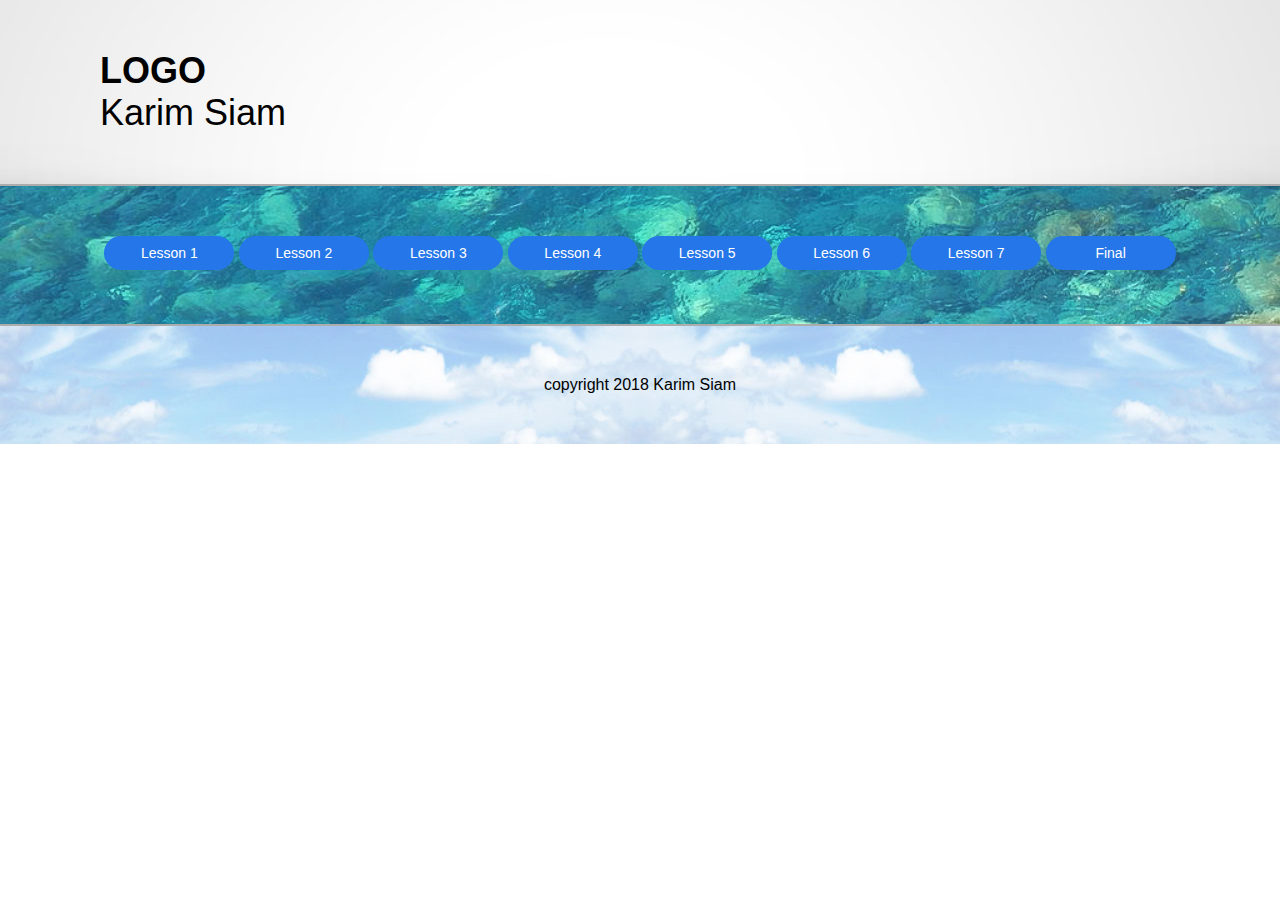
<file: index.html>
<!DOCTYPE html>
<html lang="en">
<head>
    <meta charset="UTF-8">
    <title>Karim</title>
    <link rel="stylesheet" href="css/style.css" type="text/css">
</head>
<body>
    <header class="header">
        <div class="wrapper">
            <div class="headerBlock">
                <div class="logo">
                    <h1><a href="./index.html">LOGO</a><span>Karim Siam</span></h1>
            </div>
        </div>
    </header>
    <main class="main">
        <div class="wrapper">
        	<center>
	        	<a href="./lessons/lesson1/index.html" class="button">Lesson 1</a>
	        	<a href="./lessons/lesson2/index.html" class="button">Lesson 2</a>
	        	<a href="./lessons/lesson3/index.html" class="button">Lesson 3</a>
	        	<a href="./lessons/lesson4/index.html" class="button">Lesson 4</a>
	        	<a href="./lessons/lesson5/index.html" class="button">Lesson 5</a>
	        	<a href="./lessons/lesson6/index.html" class="button">Lesson 6</a>
	        	<a href="./lessons/lesson7/index.html" class="button">Lesson 7</a>
	        	<a href="./final/index.html" class="button">Final</a>
        	</center>
        </div>
    </main>
    <footer class="footer">
        <div class="wrapper">
            <p>copyright 2018 Karim Siam</p>
        </div>
    </footer>
</body>
</html>
</file>
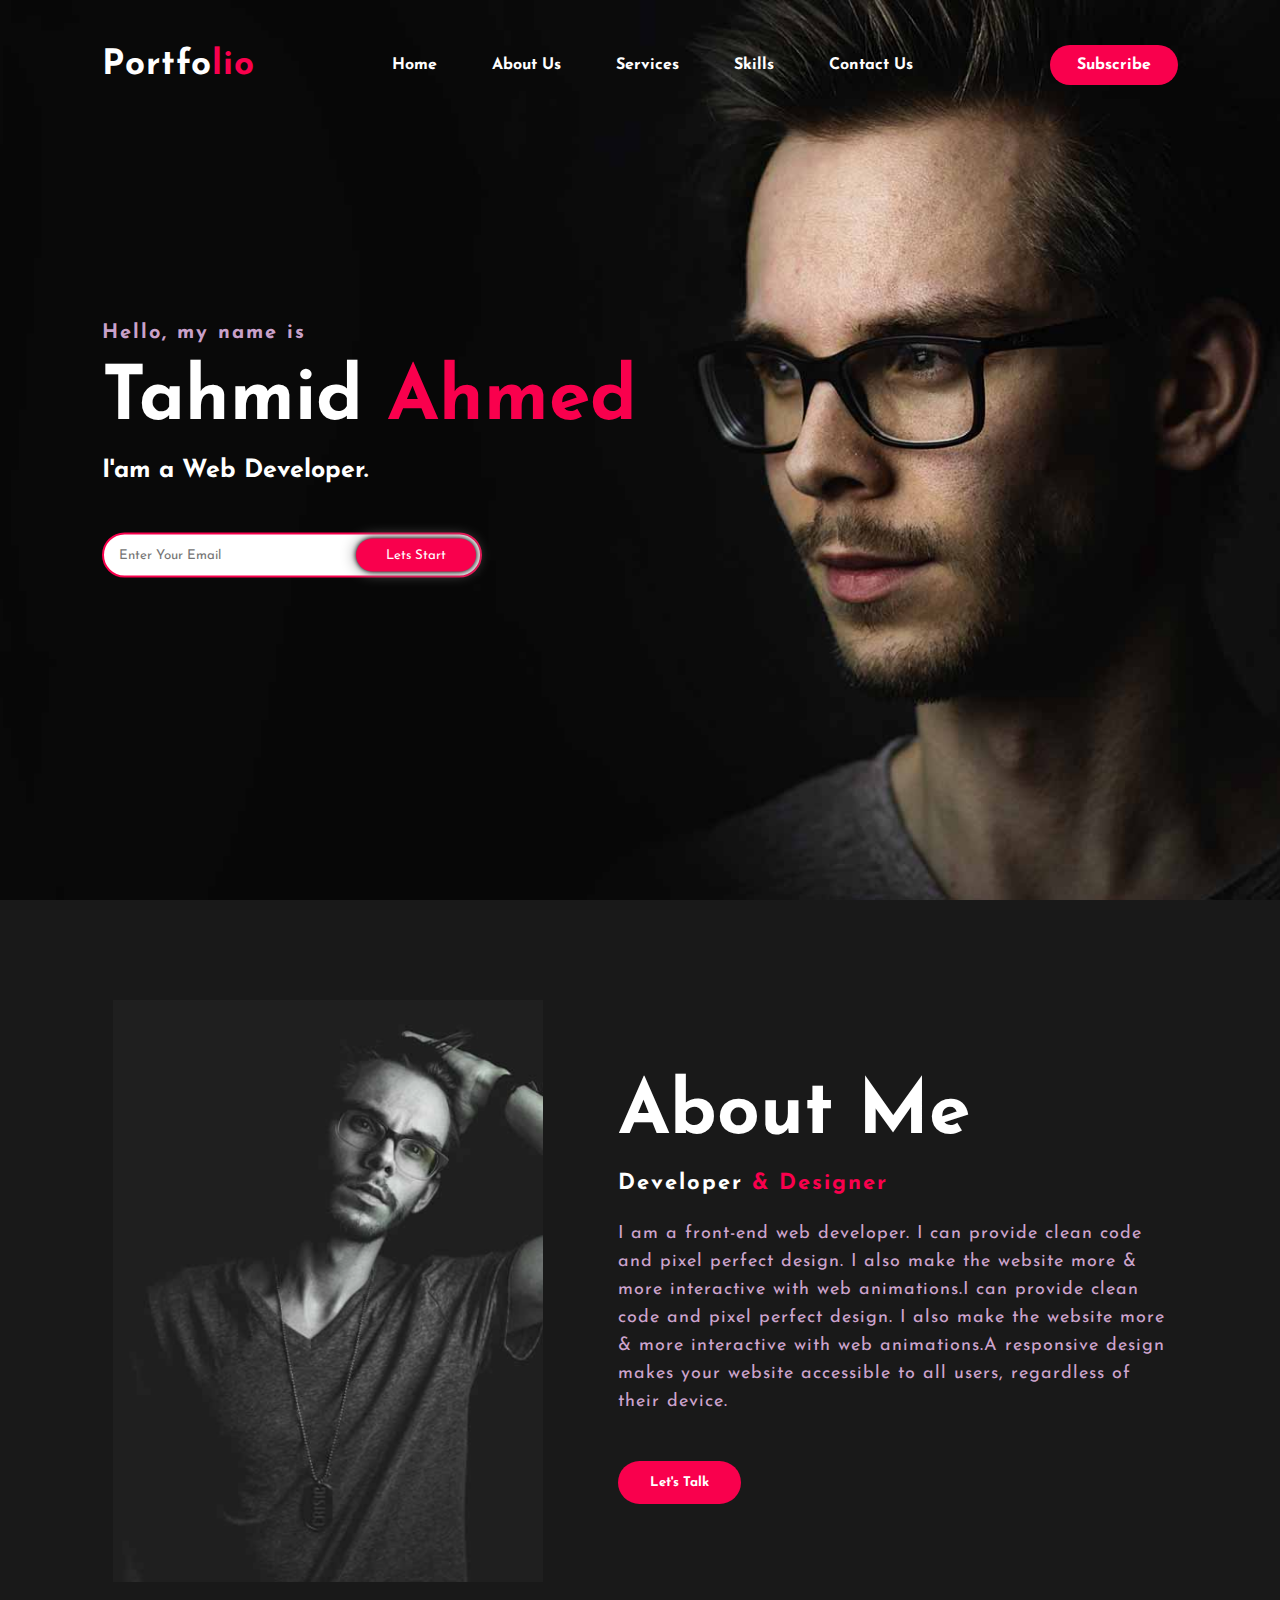
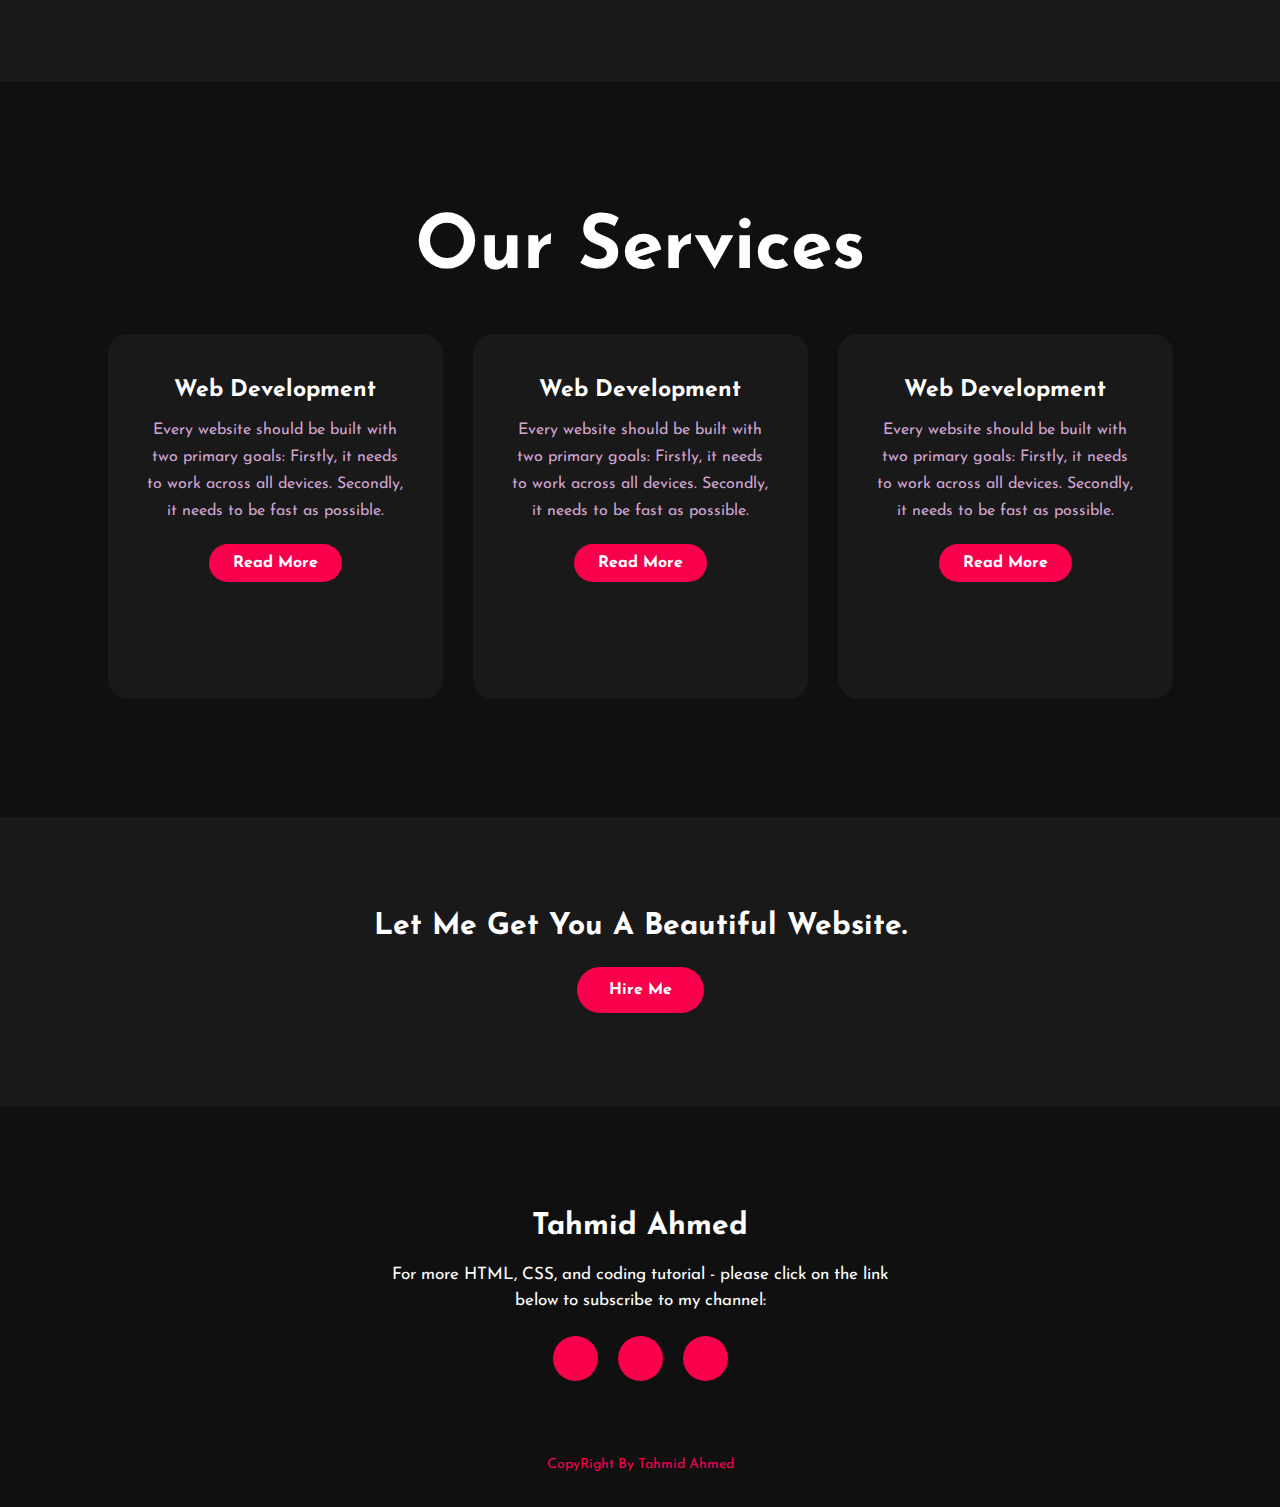
<file: Build a Complete Personal Portfolio Website Using Only HTML And CSS  Pure HTML And CSS/index.html>
<!DOCTYPE html>
<html>
<head>
	<title>Portfolio website</title>
	<link rel="stylesheet" type="text/css" href="css/style.css">

	<link rel="preconnect" href="https://fonts.gstatic.com">
  <link href="https://fonts.googleapis.com/css2?family=Josefin+Sans:ital,wght@0,100;0,200;0,300;0,400;0,500;0,600;0,700;1,100;1,200;1,300;1,400;1,500;1,600;1,700&display=swap" rel="stylesheet">

  <link rel="stylesheet" href="https://cdnjs.cloudflare.com/ajax/libs/font-awesome/5.15.3/css/all.min.css" integrity="sha512-iBBXm8fW90+nuLcSKlbmrPcLa0OT92xO1BIsZ+ywDWZCvqsWgccV3gFoRBv0z+8dLJgyAHIhR35VZc2oM/gI1w==" crossorigin="anonymous" referrerpolicy="no-referrer" />

</head>
<body>
	<!----hero Section start---->

	<div class="hero">
		<nav>
			<h2 class="logo">Portfo<span>lio</span></h2>
			<ul>
				<li><a href="#">Home</a></li>
				<li><a href="#">About Us</a></li>
				<li><a href="#">Services</a></li>
				<li><a href="#">Skills</a></li>
				<li><a href="#">Contact Us</a></li>
			</ul>
			<a href="#" class="btn">Subscribe</a>
		</nav>

		<div class="content">
			<h4>Hello, my name is</h4>
			<h1>Tahmid <span>Ahmed</span></h1>
			<h3>I'am a Web Developer.</h3>
			<div class="newslatter">
				<form>
					<input type="email" name="email" id="mail" placeholder="Enter Your Email">
					<input type="submit" name="submit" value="Lets Start">
				</form>
			</div>
		</div>
	</div>

	<!----About section start---->
	<section class="about">
		<div class="main">
			<img src="img/main-img.png">
			<div class="about-text">
				<h2>About Me</h2>
				<h5>Developer <span>& Designer</span></h5>
				<p>I am a front-end web developer. I can provide clean code and pixel perfect design. I also make the website more & more interactive with web animations.I can provide clean code and pixel perfect design. I also make the website more & more interactive with web animations.A responsive design makes your website accessible to all users, regardless of their device.</p>
				<button type="button">Let's Talk</button>
			</div>
		</div>
	</section>

	<!-----service section start----------->
	<div class="service">
		<div class="title">
			<h2>Our Services</h2>
		</div>

		<div class="box">
			<div class="card">
				<i class="fas fa-bars"></i>
				<h5>Web Development</h5>
				<div class="pra">
					<p>Every website should be built with two primary goals: Firstly, it needs to work across all devices. Secondly, it needs to be fast as possible.</p>

					<p style="text-align: center;">
						<a class="button" href="#">Read More</a>
					</p>
				</div>
			</div>

			<div class="card">
				<i class="far fa-user"></i>
				<h5>Web Development</h5>
				<div class="pra">
					<p>Every website should be built with two primary goals: Firstly, it needs to work across all devices. Secondly, it needs to be fast as possible.</p>

					<p style="text-align: center;">
						<a class="button" href="#">Read More</a>
					</p>
				</div>
			</div>

			<div class="card">
				<i class="far fa-bell"></i>
				<h5>Web Development</h5>
				<div class="pra">
					<p>Every website should be built with two primary goals: Firstly, it needs to work across all devices. Secondly, it needs to be fast as possible.</p>

					<p style="text-align: center;">
						<a class="button" href="#">Read More</a>
					</p>
				</div>
			</div>
		</div>
	</div>

	<!------Contact Me------>
	<div class="contact-me">
		<p>Let Me Get You A Beautiful Website.</p>
		<a class="button-two" href="#">Hire Me</a>
	</div>

	<!------footer start--------->
	<footer>
		<p>Tahmid Ahmed</p>
		<p>For more HTML, CSS, and coding tutorial - please click on the link below to subscribe to my channel:</p>
		<div class="social">
			<a href="#"><i class="fab fa-facebook-f"></i></a>
			<a href="#"><i class="fab fa-instagram"></i></a>
			<a href="#"><i class="fab fa-dribbble"></i></a>
		</div>
		<p class="end">CopyRight By Tahmid Ahmed</p>
	</footer>
</body>
</html>
</file>
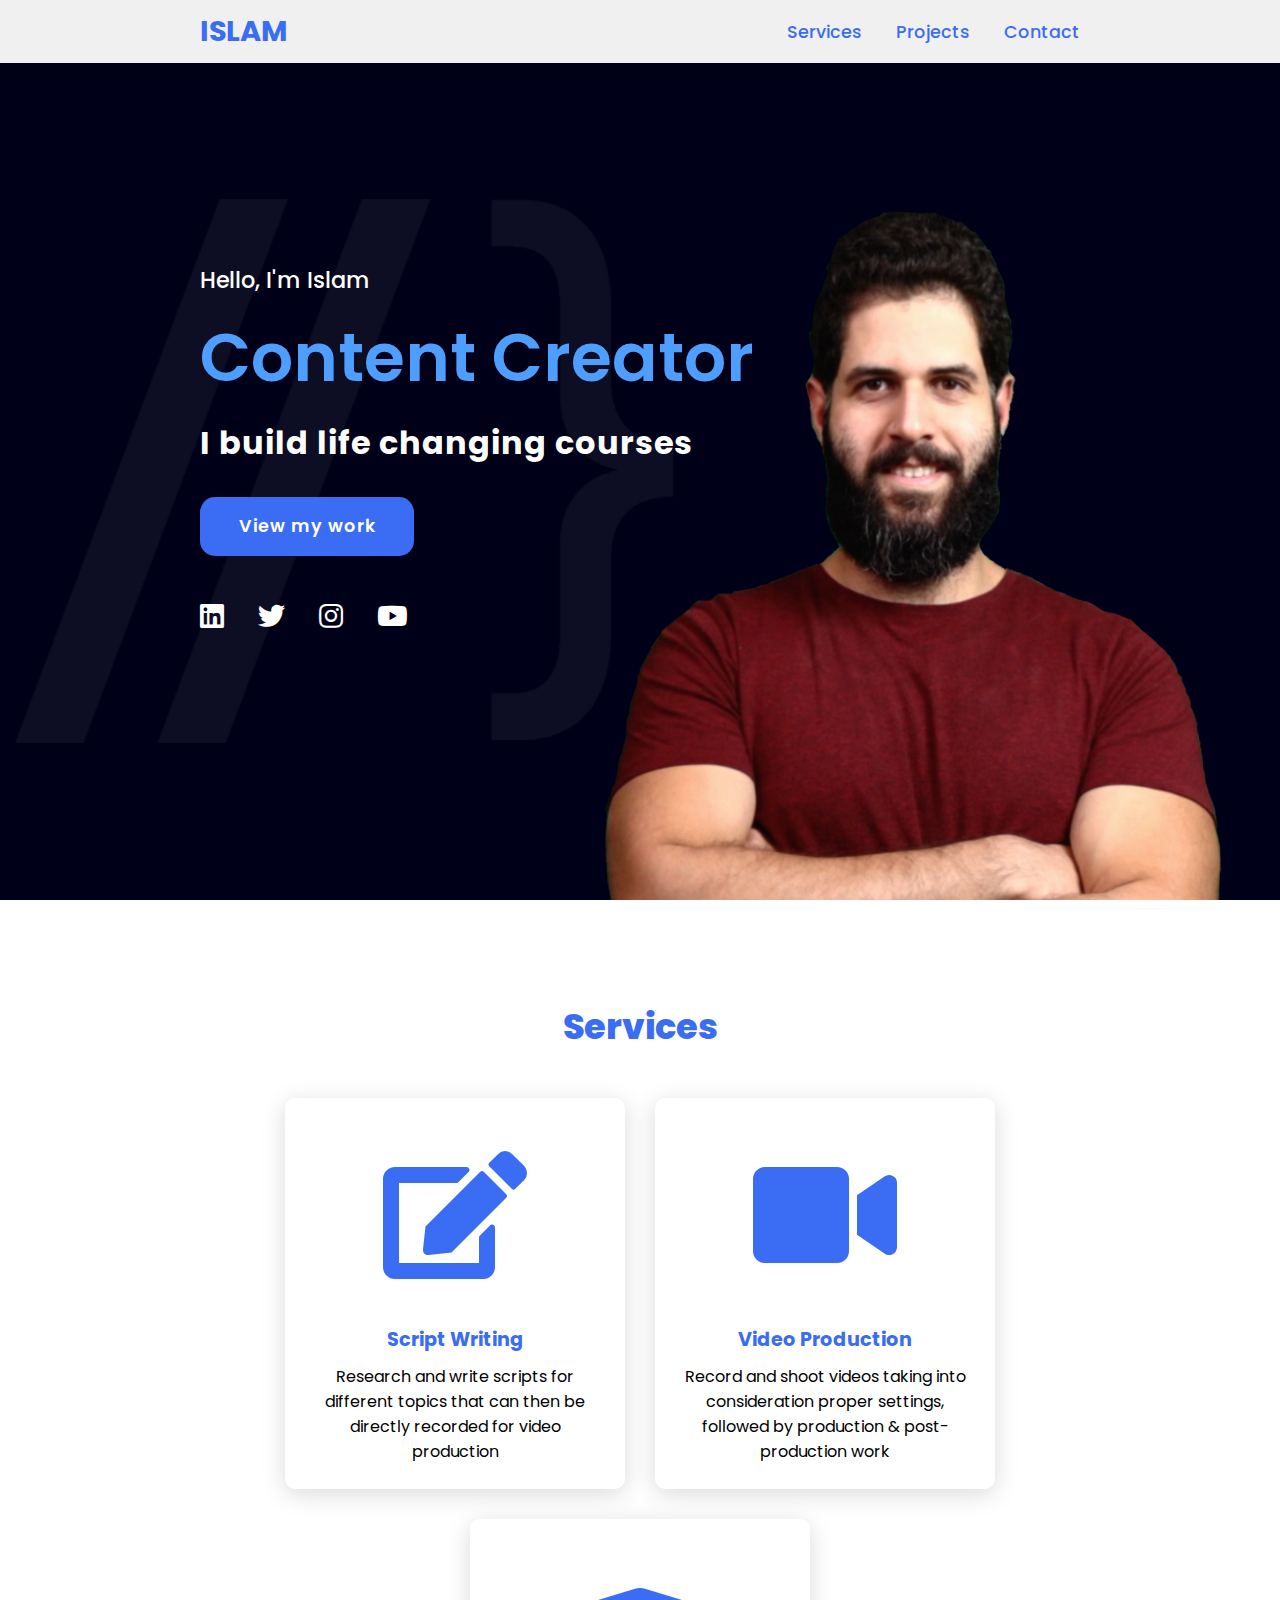
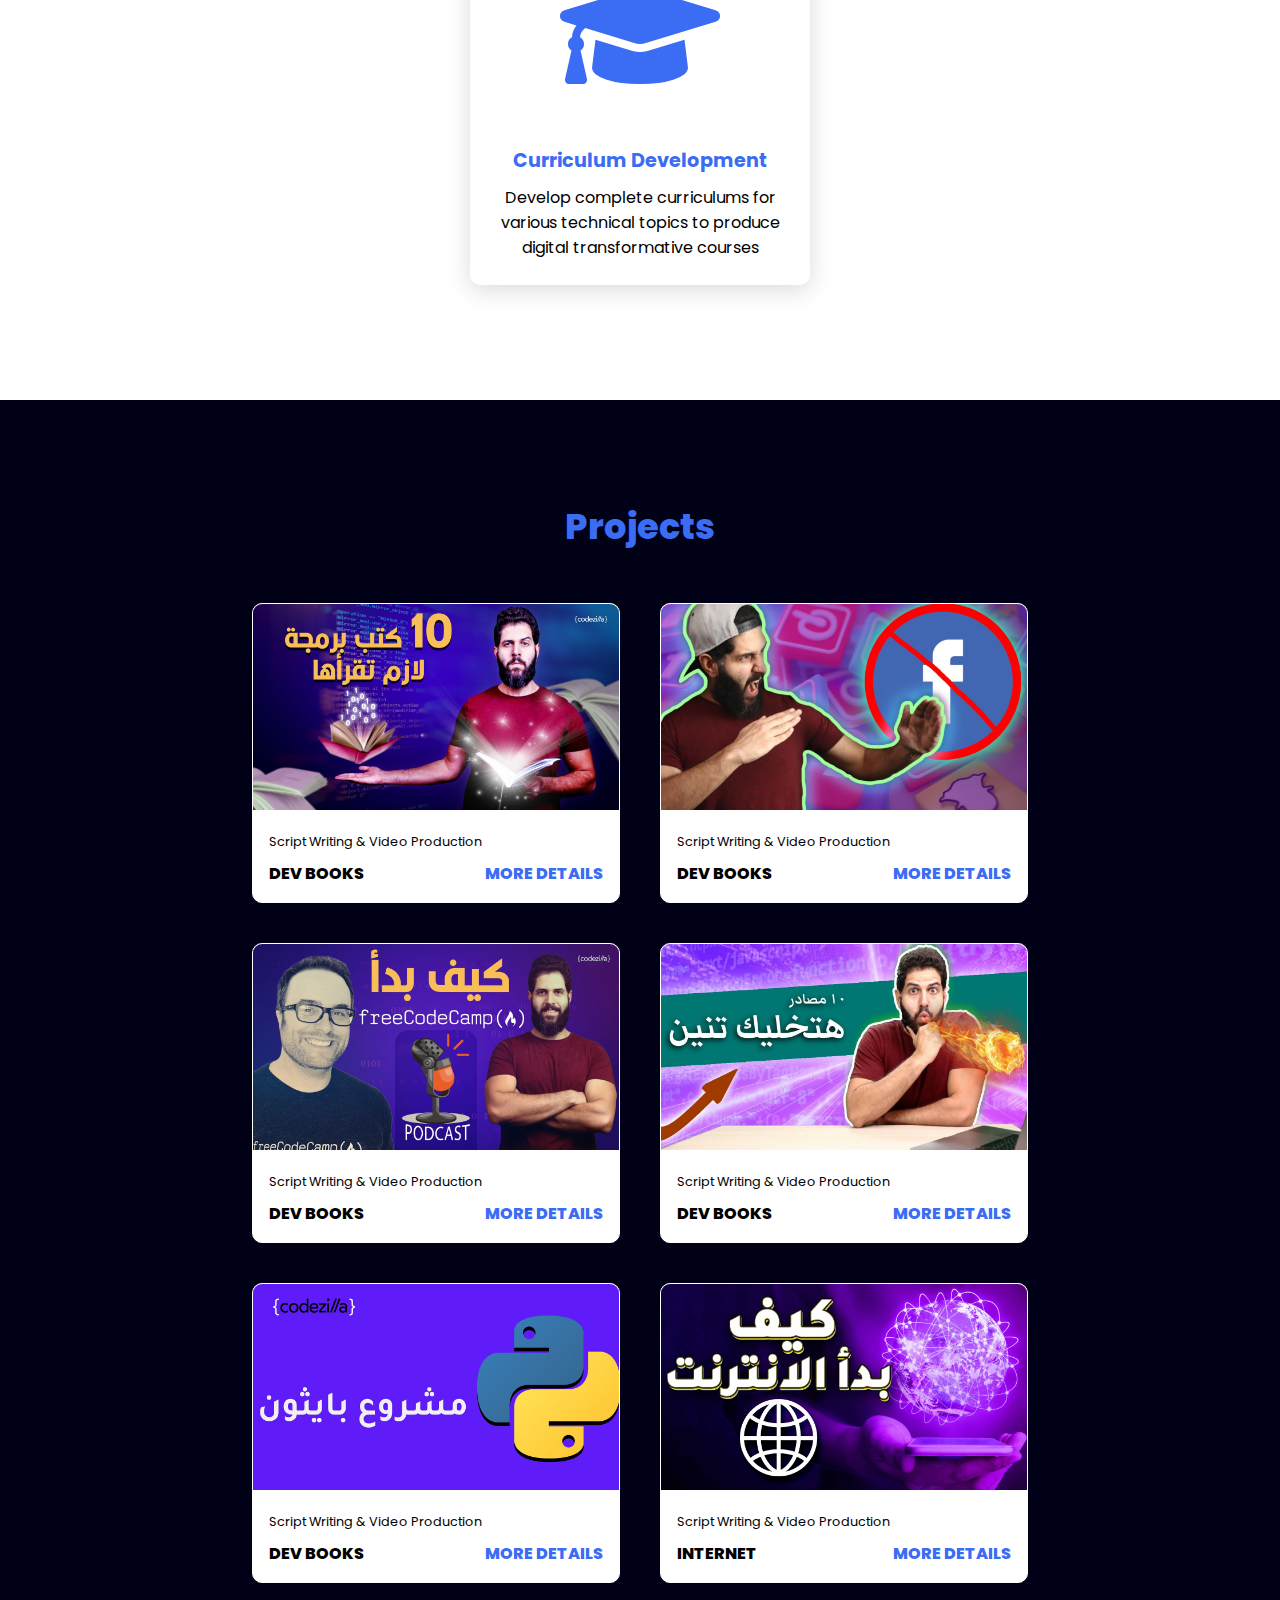
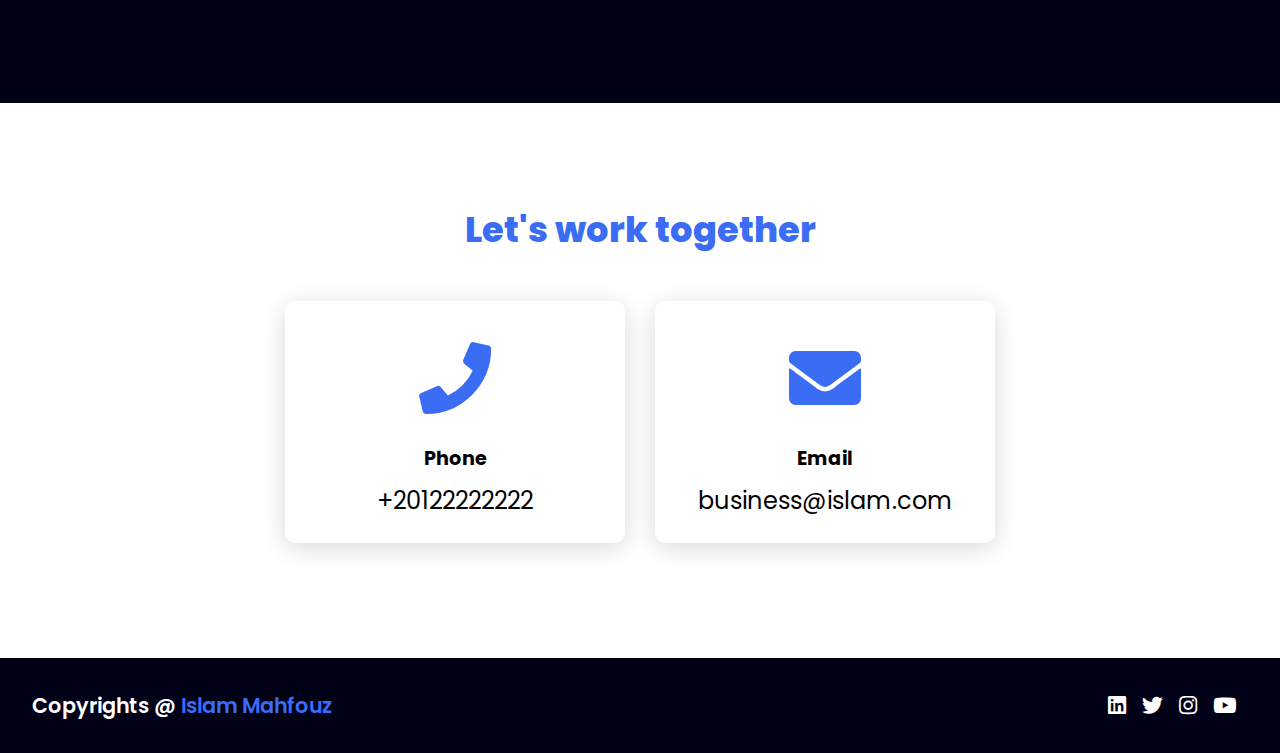
<file: codezilla-website/index.html>
<!DOCTYPE html>
<html lang="en">
<head>
    <meta charset="UTF-8">
    <meta http-equiv="X-UA-Compatible" content="IE=edge">
    <meta name="viewport" content="width=device-width, initial-scale=1.0">
    <link rel="stylesheet" href="https://cdnjs.cloudflare.com/ajax/libs/font-awesome/5.15.4/css/all.min.css">
    <link rel="stylesheet" href="style.css">
    <title>Islam Mahfouz</title>
</head>
<body>

    <header>
        <a href="#" class="logo">Islam</a>
        <nav class="navigation">
            <a href="#services">Services</a>
            <a href="#projects">Projects</a>
            <a href="#contact">Contact</a>
        </nav>
    </header>


    <section class="main">
        <div>
            <h2>Hello, I'm Islam<br><span>Content Creator</span></h2>
            <h3>I build life changing courses</h3>
            <a href="#projects" class="main-btn">View my work</a>
            <div class="social-icons">
                <a href="#"><i class="fab fa-linkedin"></i></a>
                <a href="#"><i class="fab fa-twitter"></i></a>
                <a href="#"><i class="fab fa-instagram"></i></a>
                <a href="#"><i class="fab fa-youtube"></i></a>
            </div>
        </div>
    </section>

    <section class="cards" id="services">
        <h2 class="title">Services</h2>
        <div class="content">
            <div class="card">
                <div class="icon">
                    <i class="fas fa-edit"></i>
                </div>
                <div class="info">
                    <h3>Script Writing</h3>
                    <p>Research and write scripts for different topics that can then be directly recorded for video production</p>
                </div>
            </div>
            <div class="card">
                <div class="icon">
                    <i class="fas fa-video"></i>
                </div>
                <div class="info">
                    <h3>Video Production</h3>
                    <p>Record and shoot videos taking into consideration proper settings, followed by production & post-production work</p>
                </div>
            </div>
            <div class="card">
                <div class="icon">
                    <i class="fas fa-graduation-cap"></i>
                </div>
                <div class="info">
                    <h3>Curriculum Development</h3>
                    <p>Develop complete curriculums for various technical topics to produce digital transformative courses</p>
                </div>
            </div>
        </div>
    </section>

    <section class="projects" id="projects">
        <h2 class="title">Projects</h2>
        <div class="content">
            <div class="project-card">
                <div class="project-image">
                    <img src="images/work1.jpg" />
                </div>
                <div class="project-info">
                    <p class="project-category">Script Writing & Video Production</p>
                    <strong class="project-title">
                        <span>Dev Books</span>
                        <a href="#" class="more-details">More details</a>
                    </strong>
                </div>
            </div>
            <div class="project-card">
                <div class="project-image">
                    <img src="images/work2.jpg" />
                </div>
                <div class="project-info">
                    <p class="project-category">Script Writing & Video Production</p>
                    <strong class="project-title">
                        <span>Dev Books</span>
                        <a href="#" class="more-details">More details</a>
                    </strong>
                </div>
            </div>
            <div class="project-card">
                <div class="project-image">
                    <img src="images/work3.jpg" />
                </div>
                <div class="project-info">
                    <p class="project-category">Script Writing & Video Production</p>
                    <strong class="project-title">
                        <span>Dev Books</span>
                        <a href="#" class="more-details">More details</a>
                    </strong>
                </div>
            </div>
            <div class="project-card">
                <div class="project-image">
                    <img src="images/work4.jpg" />
                </div>
                <div class="project-info">
                    <p class="project-category">Script Writing & Video Production</p>
                    <strong class="project-title">
                        <span>Dev Books</span>
                        <a href="#" class="more-details">More details</a>
                    </strong>
                </div>
            </div>
            <div class="project-card">
                <div class="project-image">
                    <img src="images/work5.jpg" />
                </div>
                <div class="project-info">
                    <p class="project-category">Script Writing & Video Production</p>
                    <strong class="project-title">
                        <span>Dev Books</span>
                        <a href="#" class="more-details">More details</a>
                    </strong>
                </div>
            </div>
            <div class="project-card">
                <div class="project-image">
                    <img src="images/work6.jpg" />
                </div>
                <div class="project-info">
                    <p class="project-category">Script Writing & Video Production</p>
                    <strong class="project-title">
                        <span>Internet</span>
                        <a href="#" class="more-details">More details</a>
                    </strong>
                </div>
            </div>
        </div>
    </section>

    <section class="cards contact" id="contact">
        <h2 class="title">Let's work together</h2>
        <div class="content">
            <div class="card">
                <div class="icon">
                    <i class="fas fa-phone"></i>
                </div>
                <div class="info">
                    <h3>Phone</h3>
                    <p>+20122222222</p>
                </div>
            </div>
            <div class="card">
                <div class="icon">
                    <i class="fas fa-envelope"></i>
                </div>
                <div class="info">
                    <h3>Email</h3>
                    <p>business@islam.com</p>
                </div>
            </div>
        </div>
    </section>
    
    <footer class="footer">
        <p class="footer-title">Copyrights @ <span>Islam Mahfouz</span></p>
        <div class="social-icons">
            <a href="#"><i class="fab fa-linkedin"></i></a>
            <a href="#"><i class="fab fa-twitter"></i></a>
            <a href="#"><i class="fab fa-instagram"></i></a>
            <a href="#"><i class="fab fa-youtube"></i></a>
        </div>
    </footer>

</body>
</html>
</file>
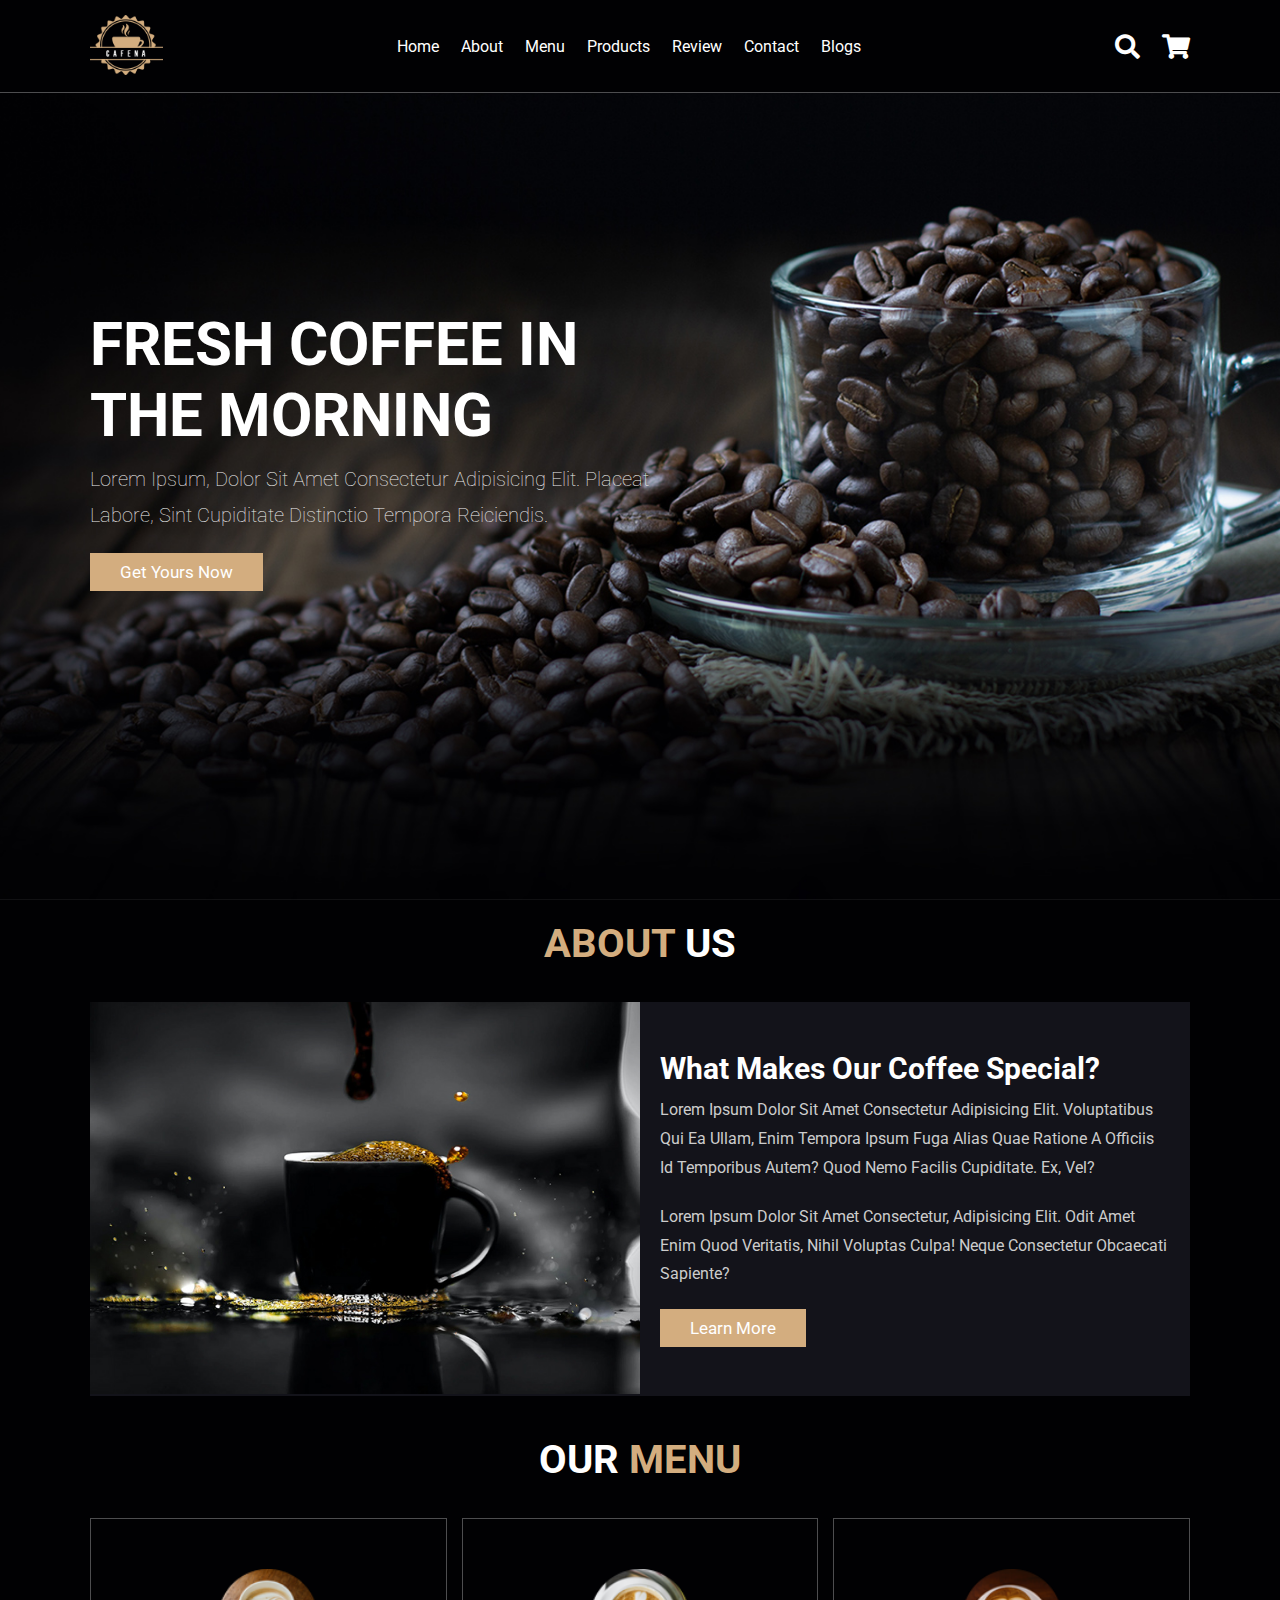
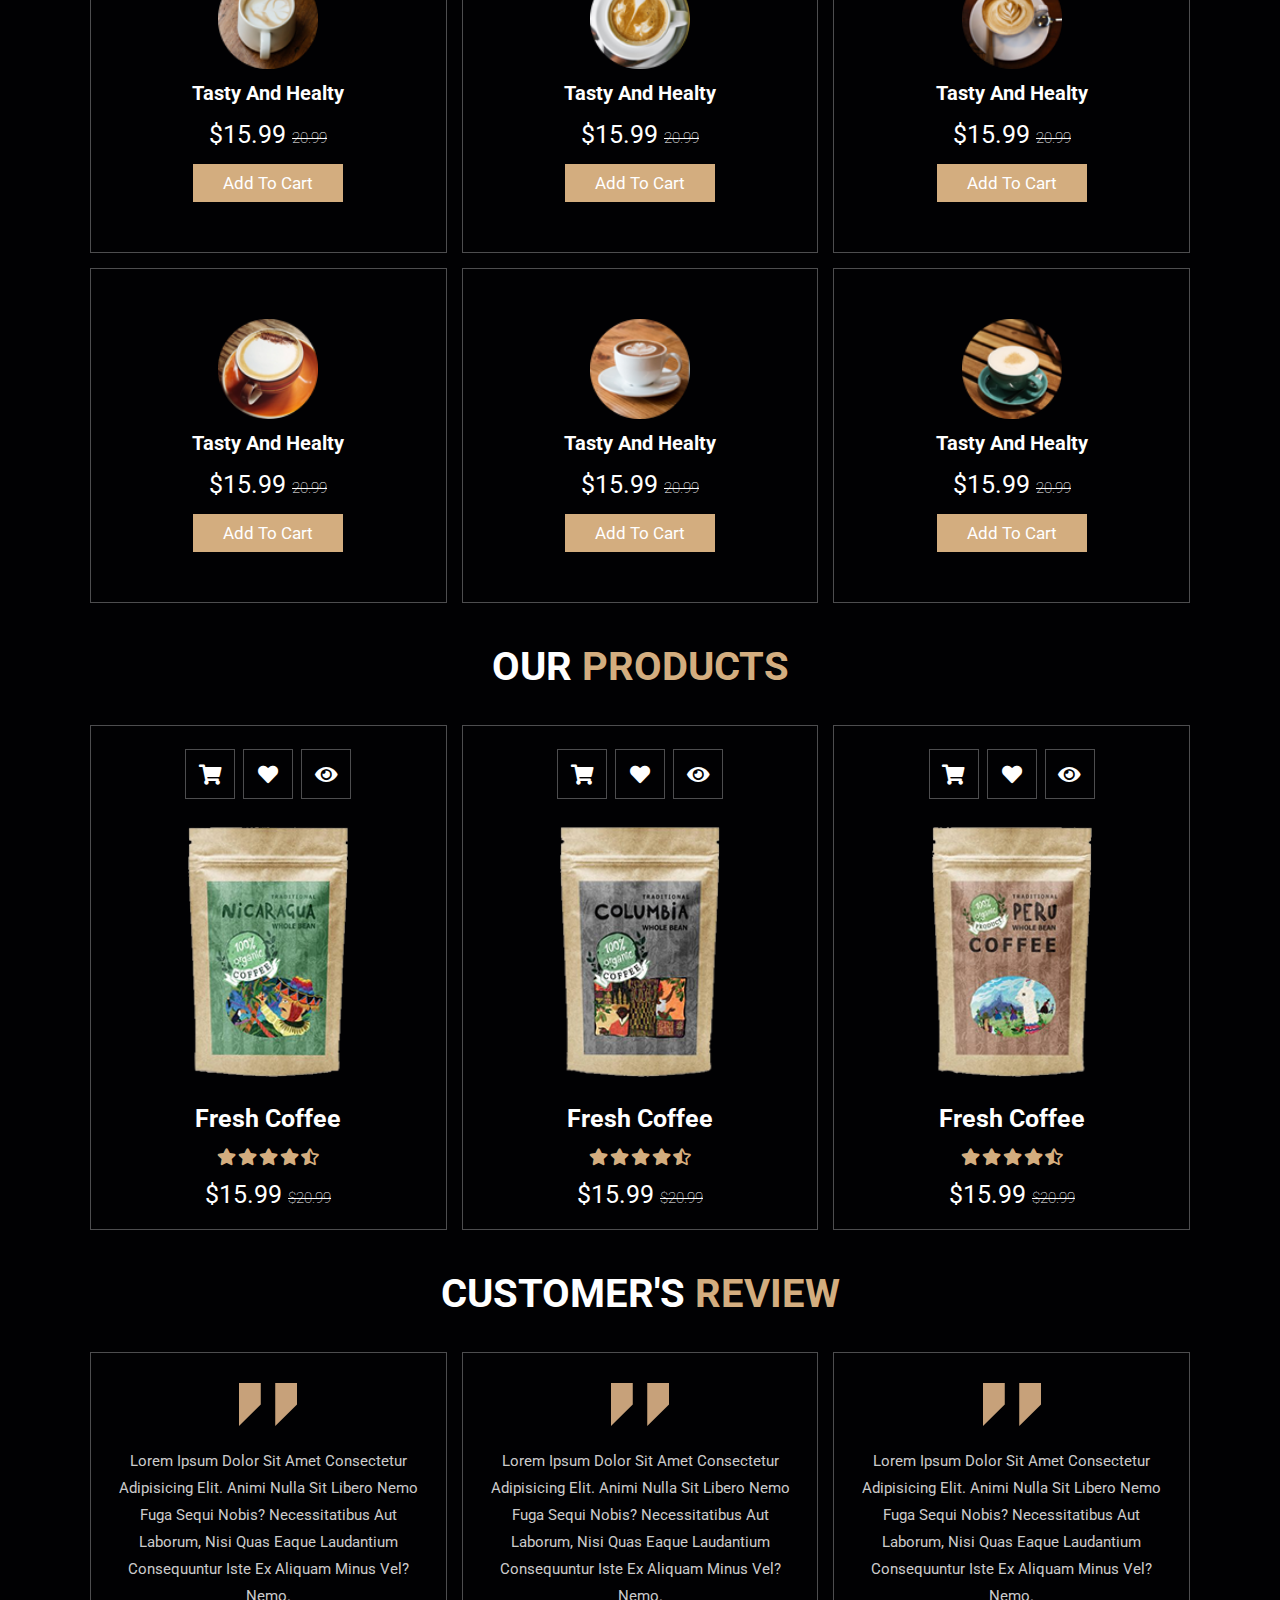
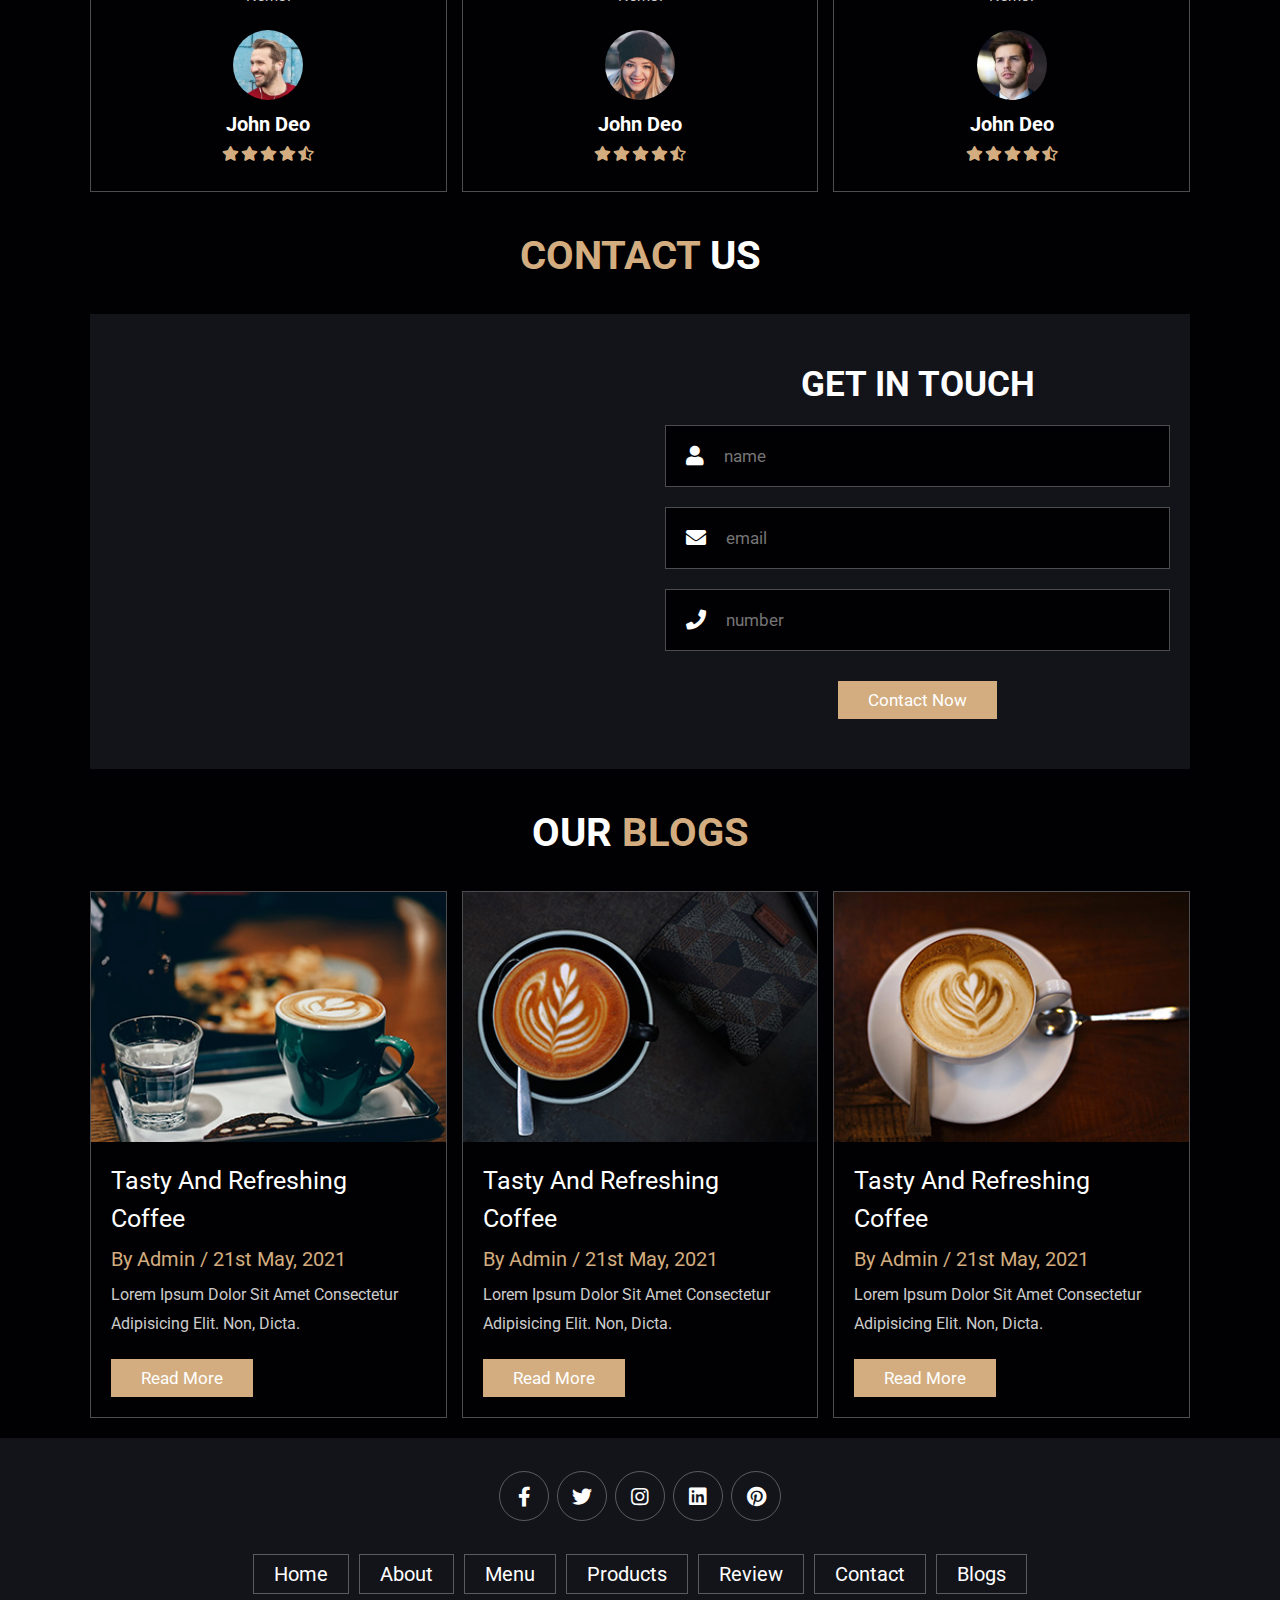
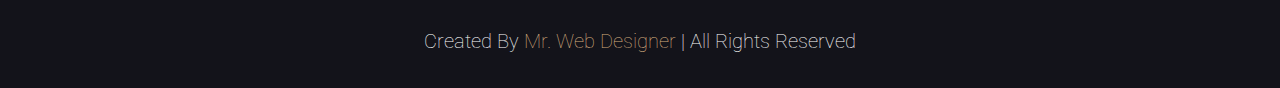
<file: coffee website/index.html>
<!DOCTYPE html>
<html lang="en">
<head>
    <meta charset="UTF-8">
    <meta http-equiv="X-UA-Compatible" content="IE=edge">
    <meta name="viewport" content="width=device-width, initial-scale=1.0">
    <title>complete responsive coffee shop website design</title>

    <!-- font awesome cdn link  -->
    <link rel="stylesheet" href="https://cdnjs.cloudflare.com/ajax/libs/font-awesome/5.15.4/css/all.min.css">

    <!-- custom css file link  -->
    <link rel="stylesheet" href="css/style.css">

</head>
<body>
    
<!-- header section starts  -->

<header class="header">

    <a href="#" class="logo">
        <img src="images/logo.png" alt="">
    </a>

    <nav class="navbar">
        <a href="#home">home</a>
        <a href="#about">about</a>
        <a href="#menu">menu</a>
        <a href="#products">products</a>
        <a href="#review">review</a>
        <a href="#contact">contact</a>
        <a href="#blogs">blogs</a>
    </nav>

    <div class="icons">
        <div class="fas fa-search" id="search-btn"></div>
        <div class="fas fa-shopping-cart" id="cart-btn"></div>
        <div class="fas fa-bars" id="menu-btn"></div>
    </div>

    <div class="search-form">
        <input type="search" id="search-box" placeholder="search here...">
        <label for="search-box" class="fas fa-search"></label>
    </div>

    <div class="cart-items-container">
        <div class="cart-item">
            <span class="fas fa-times"></span>
            <img src="images/cart-item-1.png" alt="">
            <div class="content">
                <h3>cart item 01</h3>
                <div class="price">$15.99/-</div>
            </div>
        </div>
        <div class="cart-item">
            <span class="fas fa-times"></span>
            <img src="images/cart-item-2.png" alt="">
            <div class="content">
                <h3>cart item 02</h3>
                <div class="price">$15.99/-</div>
            </div>
        </div>
        <div class="cart-item">
            <span class="fas fa-times"></span>
            <img src="images/cart-item-3.png" alt="">
            <div class="content">
                <h3>cart item 03</h3>
                <div class="price">$15.99/-</div>
            </div>
        </div>
        <div class="cart-item">
            <span class="fas fa-times"></span>
            <img src="images/cart-item-4.png" alt="">
            <div class="content">
                <h3>cart item 04</h3>
                <div class="price">$15.99/-</div>
            </div>
        </div>
        <a href="#" class="btn">checkout now</a>
    </div>

</header>

<!-- header section ends -->

<!-- home section starts  -->

<section class="home" id="home">

    <div class="content">
        <h3>fresh coffee in the morning</h3>
        <p>Lorem ipsum, dolor sit amet consectetur adipisicing elit. Placeat labore, sint cupiditate distinctio tempora reiciendis.</p>
        <a href="#" class="btn">get yours now</a>
    </div>

</section>

<!-- home section ends -->

<!-- about section starts  -->

<section class="about" id="about">

    <h1 class="heading"> <span>about</span> us </h1>

    <div class="row">

        <div class="image">
            <img src="images/about-img.jpeg" alt="">
        </div>

        <div class="content">
            <h3>what makes our coffee special?</h3>
            <p>Lorem ipsum dolor sit amet consectetur adipisicing elit. Voluptatibus qui ea ullam, enim tempora ipsum fuga alias quae ratione a officiis id temporibus autem? Quod nemo facilis cupiditate. Ex, vel?</p>
            <p>Lorem ipsum dolor sit amet consectetur, adipisicing elit. Odit amet enim quod veritatis, nihil voluptas culpa! Neque consectetur obcaecati sapiente?</p>
            <a href="#" class="btn">learn more</a>
        </div>

    </div>

</section>

<!-- about section ends -->

<!-- menu section starts  -->

<section class="menu" id="menu">

    <h1 class="heading"> our <span>menu</span> </h1>

    <div class="box-container">

        <div class="box">
            <img src="images/menu-1.png" alt="">
            <h3>tasty and healty</h3>
            <div class="price">$15.99 <span>20.99</span></div>
            <a href="#" class="btn">add to cart</a>
        </div>

        <div class="box">
            <img src="images/menu-2.png" alt="">
            <h3>tasty and healty</h3>
            <div class="price">$15.99 <span>20.99</span></div>
            <a href="#" class="btn">add to cart</a>
        </div>

        <div class="box">
            <img src="images/menu-3.png" alt="">
            <h3>tasty and healty</h3>
            <div class="price">$15.99 <span>20.99</span></div>
            <a href="#" class="btn">add to cart</a>
        </div>

        <div class="box">
            <img src="images/menu-4.png" alt="">
            <h3>tasty and healty</h3>
            <div class="price">$15.99 <span>20.99</span></div>
            <a href="#" class="btn">add to cart</a>
        </div>

        <div class="box">
            <img src="images/menu-5.png" alt="">
            <h3>tasty and healty</h3>
            <div class="price">$15.99 <span>20.99</span></div>
            <a href="#" class="btn">add to cart</a>
        </div>

        <div class="box">
            <img src="images/menu-6.png" alt="">
            <h3>tasty and healty</h3>
            <div class="price">$15.99 <span>20.99</span></div>
            <a href="#" class="btn">add to cart</a>
        </div>

    </div>

</section>

<!-- menu section ends -->

<section class="products" id="products">

    <h1 class="heading"> our <span>products</span> </h1>

    <div class="box-container">

        <div class="box">
            <div class="icons">
                <a href="#" class="fas fa-shopping-cart"></a>
                <a href="#" class="fas fa-heart"></a>
                <a href="#" class="fas fa-eye"></a>
            </div>
            <div class="image">
                <img src="images/product-1.png" alt="">
            </div>
            <div class="content">
                <h3>fresh coffee</h3>
                <div class="stars">
                    <i class="fas fa-star"></i>
                    <i class="fas fa-star"></i>
                    <i class="fas fa-star"></i>
                    <i class="fas fa-star"></i>
                    <i class="fas fa-star-half-alt"></i>
                </div>
                <div class="price">$15.99 <span>$20.99</span></div>
            </div>
        </div>

        <div class="box">
            <div class="icons">
                <a href="#" class="fas fa-shopping-cart"></a>
                <a href="#" class="fas fa-heart"></a>
                <a href="#" class="fas fa-eye"></a>
            </div>
            <div class="image">
                <img src="images/product-2.png" alt="">
            </div>
            <div class="content">
                <h3>fresh coffee</h3>
                <div class="stars">
                    <i class="fas fa-star"></i>
                    <i class="fas fa-star"></i>
                    <i class="fas fa-star"></i>
                    <i class="fas fa-star"></i>
                    <i class="fas fa-star-half-alt"></i>
                </div>
                <div class="price">$15.99 <span>$20.99</span></div>
            </div>
        </div>

        <div class="box">
            <div class="icons">
                <a href="#" class="fas fa-shopping-cart"></a>
                <a href="#" class="fas fa-heart"></a>
                <a href="#" class="fas fa-eye"></a>
            </div>
            <div class="image">
                <img src="images/product-3.png" alt="">
            </div>
            <div class="content">
                <h3>fresh coffee</h3>
                <div class="stars">
                    <i class="fas fa-star"></i>
                    <i class="fas fa-star"></i>
                    <i class="fas fa-star"></i>
                    <i class="fas fa-star"></i>
                    <i class="fas fa-star-half-alt"></i>
                </div>
                <div class="price">$15.99 <span>$20.99</span></div>
            </div>
        </div>

    </div>

</section>

<!-- review section starts  -->

<section class="review" id="review">

    <h1 class="heading"> customer's <span>review</span> </h1>

    <div class="box-container">

        <div class="box">
            <img src="images/quote-img.png" alt="" class="quote">
            <p>Lorem ipsum dolor sit amet consectetur adipisicing elit. Animi nulla sit libero nemo fuga sequi nobis? Necessitatibus aut laborum, nisi quas eaque laudantium consequuntur iste ex aliquam minus vel? Nemo.</p>
            <img src="images/pic-1.png" class="user" alt="">
            <h3>john deo</h3>
            <div class="stars">
                <i class="fas fa-star"></i>
                <i class="fas fa-star"></i>
                <i class="fas fa-star"></i>
                <i class="fas fa-star"></i>
                <i class="fas fa-star-half-alt"></i>
            </div>
        </div>

        <div class="box">
            <img src="images/quote-img.png" alt="" class="quote">
            <p>Lorem ipsum dolor sit amet consectetur adipisicing elit. Animi nulla sit libero nemo fuga sequi nobis? Necessitatibus aut laborum, nisi quas eaque laudantium consequuntur iste ex aliquam minus vel? Nemo.</p>
            <img src="images/pic-2.png" class="user" alt="">
            <h3>john deo</h3>
            <div class="stars">
                <i class="fas fa-star"></i>
                <i class="fas fa-star"></i>
                <i class="fas fa-star"></i>
                <i class="fas fa-star"></i>
                <i class="fas fa-star-half-alt"></i>
            </div>
        </div>
        
        <div class="box">
            <img src="images/quote-img.png" alt="" class="quote">
            <p>Lorem ipsum dolor sit amet consectetur adipisicing elit. Animi nulla sit libero nemo fuga sequi nobis? Necessitatibus aut laborum, nisi quas eaque laudantium consequuntur iste ex aliquam minus vel? Nemo.</p>
            <img src="images/pic-3.png" class="user" alt="">
            <h3>john deo</h3>
            <div class="stars">
                <i class="fas fa-star"></i>
                <i class="fas fa-star"></i>
                <i class="fas fa-star"></i>
                <i class="fas fa-star"></i>
                <i class="fas fa-star-half-alt"></i>
            </div>
        </div>

    </div>

</section>

<!-- review section ends -->

<!-- contact section starts  -->

<section class="contact" id="contact">

    <h1 class="heading"> <span>contact</span> us </h1>

    <div class="row">

        <iframe class="map" src="https://www.google.com/maps/embed?pb=!1m18!1m12!1m3!1d30153.788252261566!2d72.82321484621745!3d19.141690214227783!2m3!1f0!2f0!3f0!3m2!1i1024!2i768!4f13.1!3m3!1m2!1s0x3be7b63aceef0c69%3A0x2aa80cf2287dfa3b!2sJogeshwari%20West%2C%20Mumbai%2C%20Maharashtra%20400047!5e0!3m2!1sen!2sin!4v1629452077891!5m2!1sen!2sin" allowfullscreen="" loading="lazy"></iframe>

        <form action="">
            <h3>get in touch</h3>
            <div class="inputBox">
                <span class="fas fa-user"></span>
                <input type="text" placeholder="name">
            </div>
            <div class="inputBox">
                <span class="fas fa-envelope"></span>
                <input type="email" placeholder="email">
            </div>
            <div class="inputBox">
                <span class="fas fa-phone"></span>
                <input type="number" placeholder="number">
            </div>
            <input type="submit" value="contact now" class="btn">
        </form>

    </div>

</section>

<!-- contact section ends -->

<!-- blogs section starts  -->

<section class="blogs" id="blogs">

    <h1 class="heading"> our <span>blogs</span> </h1>

    <div class="box-container">

        <div class="box">
            <div class="image">
                <img src="images/blog-1.jpeg" alt="">
            </div>
            <div class="content">
                <a href="#" class="title">tasty and refreshing coffee</a>
                <span>by admin / 21st may, 2021</span>
                <p>Lorem ipsum dolor sit amet consectetur adipisicing elit. Non, dicta.</p>
                <a href="#" class="btn">read more</a>
            </div>
        </div>

        <div class="box">
            <div class="image">
                <img src="images/blog-2.jpeg" alt="">
            </div>
            <div class="content">
                <a href="#" class="title">tasty and refreshing coffee</a>
                <span>by admin / 21st may, 2021</span>
                <p>Lorem ipsum dolor sit amet consectetur adipisicing elit. Non, dicta.</p>
                <a href="#" class="btn">read more</a>
            </div>
        </div>

        <div class="box">
            <div class="image">
                <img src="images/blog-3.jpeg" alt="">
            </div>
            <div class="content">
                <a href="#" class="title">tasty and refreshing coffee</a>
                <span>by admin / 21st may, 2021</span>
                <p>Lorem ipsum dolor sit amet consectetur adipisicing elit. Non, dicta.</p>
                <a href="#" class="btn">read more</a>
            </div>
        </div>

    </div>

</section>

<!-- blogs section ends -->

<!-- footer section starts  -->

<section class="footer">

    <div class="share">
        <a href="#" class="fab fa-facebook-f"></a>
        <a href="#" class="fab fa-twitter"></a>
        <a href="#" class="fab fa-instagram"></a>
        <a href="#" class="fab fa-linkedin"></a>
        <a href="#" class="fab fa-pinterest"></a>
    </div>

    <div class="links">
        <a href="#">home</a>
        <a href="#">about</a>
        <a href="#">menu</a>
        <a href="#">products</a>
        <a href="#">review</a>
        <a href="#">contact</a>
        <a href="#">blogs</a>
    </div>

    <div class="credit">created by <span>mr. web designer</span> | all rights reserved</div>

</section>

<!-- footer section ends -->

















<!-- custom js file link  -->
<script src="js/script.js"></script>

</body>
</html>
</file>
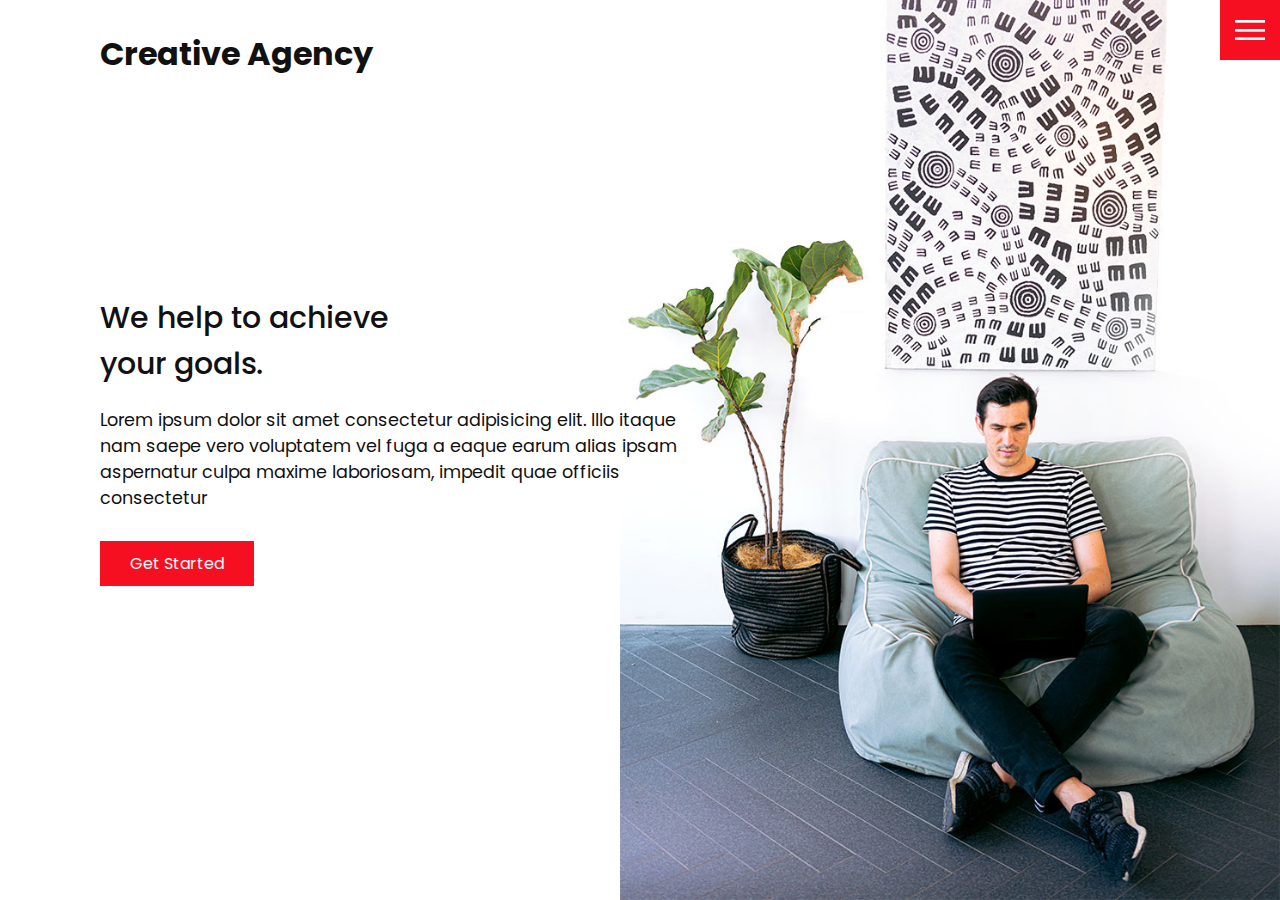
<file: creative-agency-website-master/index.html>
<!DOCTYPE html>
<html lang="en">
  <head>
    <meta charset="UTF-8" />
    <meta http-equiv="X-UA-Compatible" content="IE=edge" />
    <meta name="viewport" content="width=device-width, initial-scale=1.0" />
    <link rel="stylesheet" href="css/style.css" />
    <title>Creative Agency</title>
  </head>
  <body>
    <header>
      <div class="logo">Creative Agency</div>
      <div class="toggle"></div>
      <div class="navigation">
        <ul>
          <li><a href="index.html">Home</a></li>
          <li><a href="services.html">Services</a></li>
          <li><a href="work.html">Work</a></li>
          <li><a href="contact.html">Contact</a></li>
        </ul>
        <div class="social-bar">
          <ul>
            <li>
              <a href="https://facebook.com">
                <img src="images/facebook.png" target="_blank" alt="" />
              </a>
            </li>
            <li>
              <a href="https://twitter.com">
                <img src="images/twitter.png" target="_blank" alt="" />
              </a>
            </li>
            <li>
              <a href="https://instagram.com">
                <img src="images/instagram.png" target="_blank" alt="" />
              </a>
            </li>
          </ul>
          <a href="mailto:you@email.com" class="email-icon">
            <img src="images/email.png" alt="" />
          </a>
        </div>
      </div>
    </header>

    <section class="home">
      <img src="images/home-img.jpg" class="home-img" alt="" />
      <div class="home-content">
        <h1>
          We help to achieve <br />
          your goals.
        </h1>
        <p>
          Lorem ipsum dolor sit amet consectetur adipisicing elit. Illo itaque
          nam saepe vero voluptatem vel fuga a eaque earum alias ipsam
          aspernatur culpa maxime laboriosam, impedit quae officiis consectetur
        </p>
        <a href="contact.html" class="btn">Get Started</a>
      </div>
    </section>

    <script src="js/script.js"></script>
  </body>
</html>
</file>
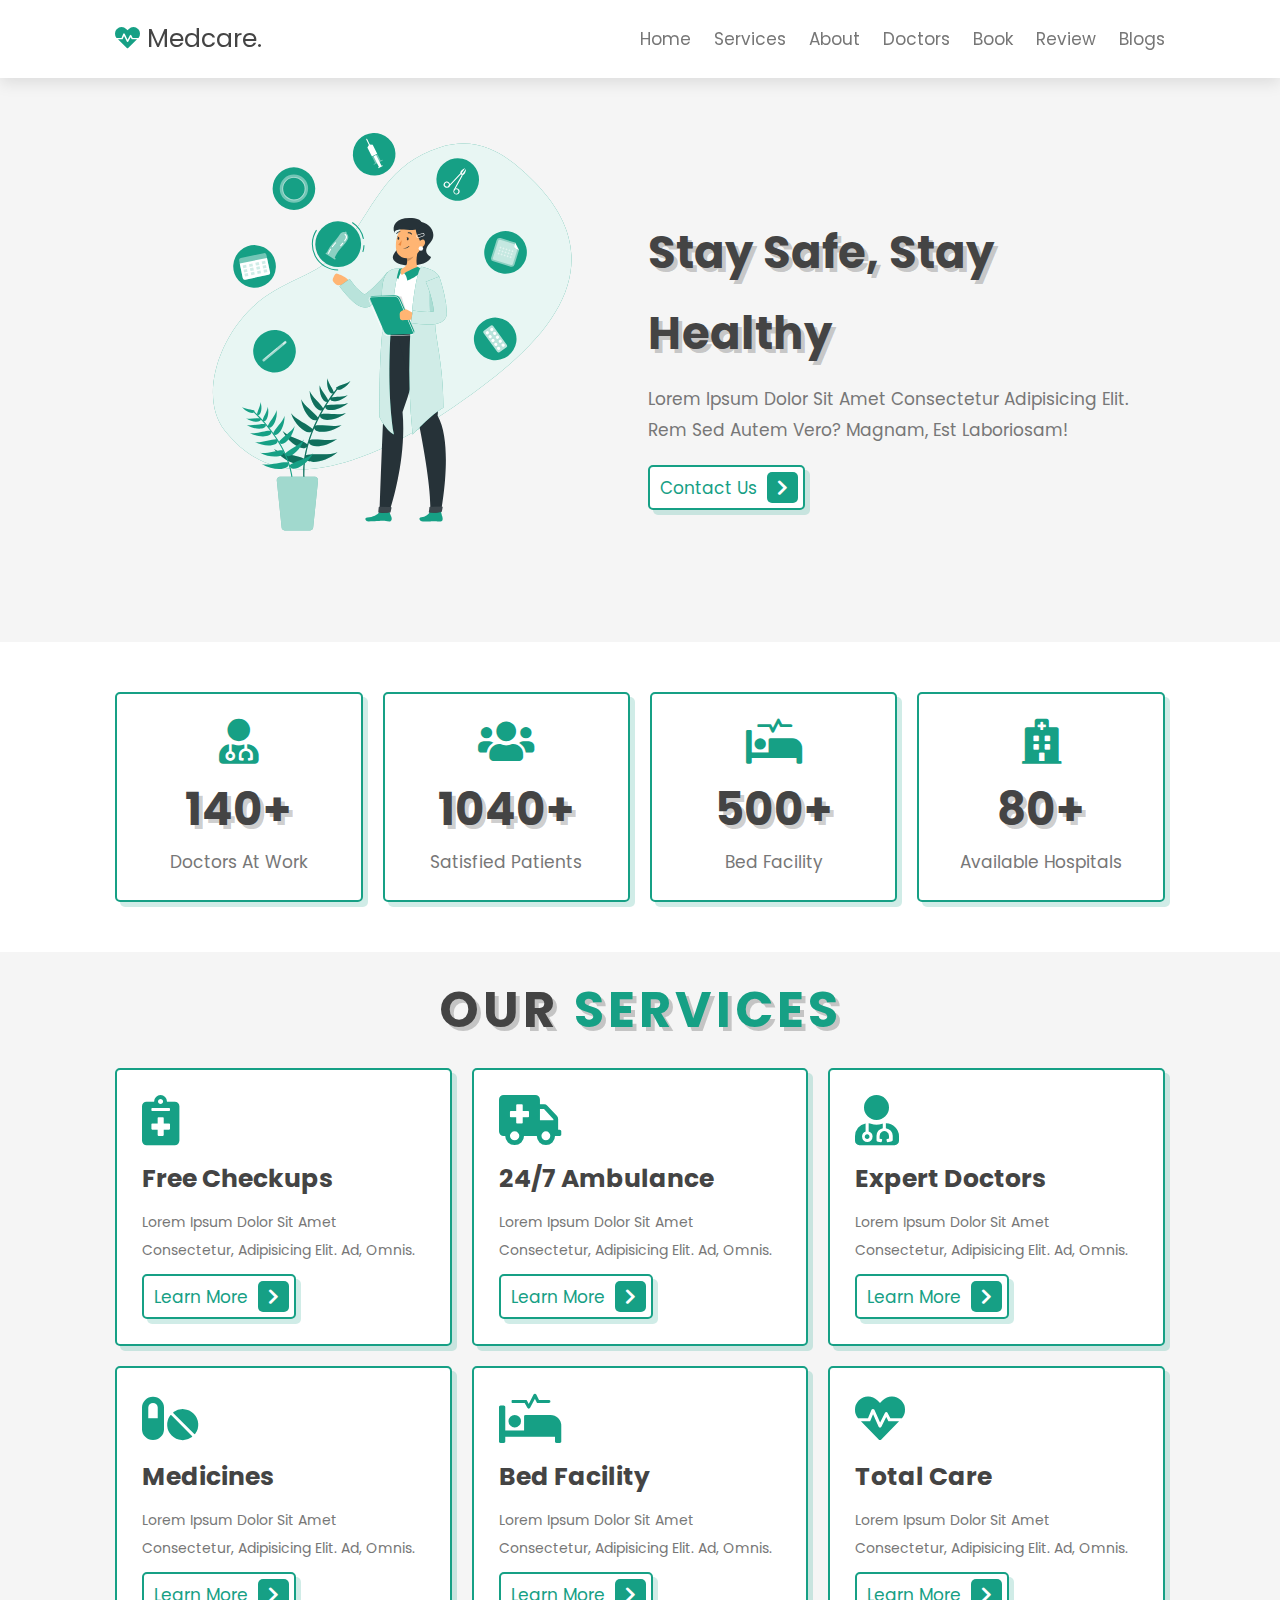
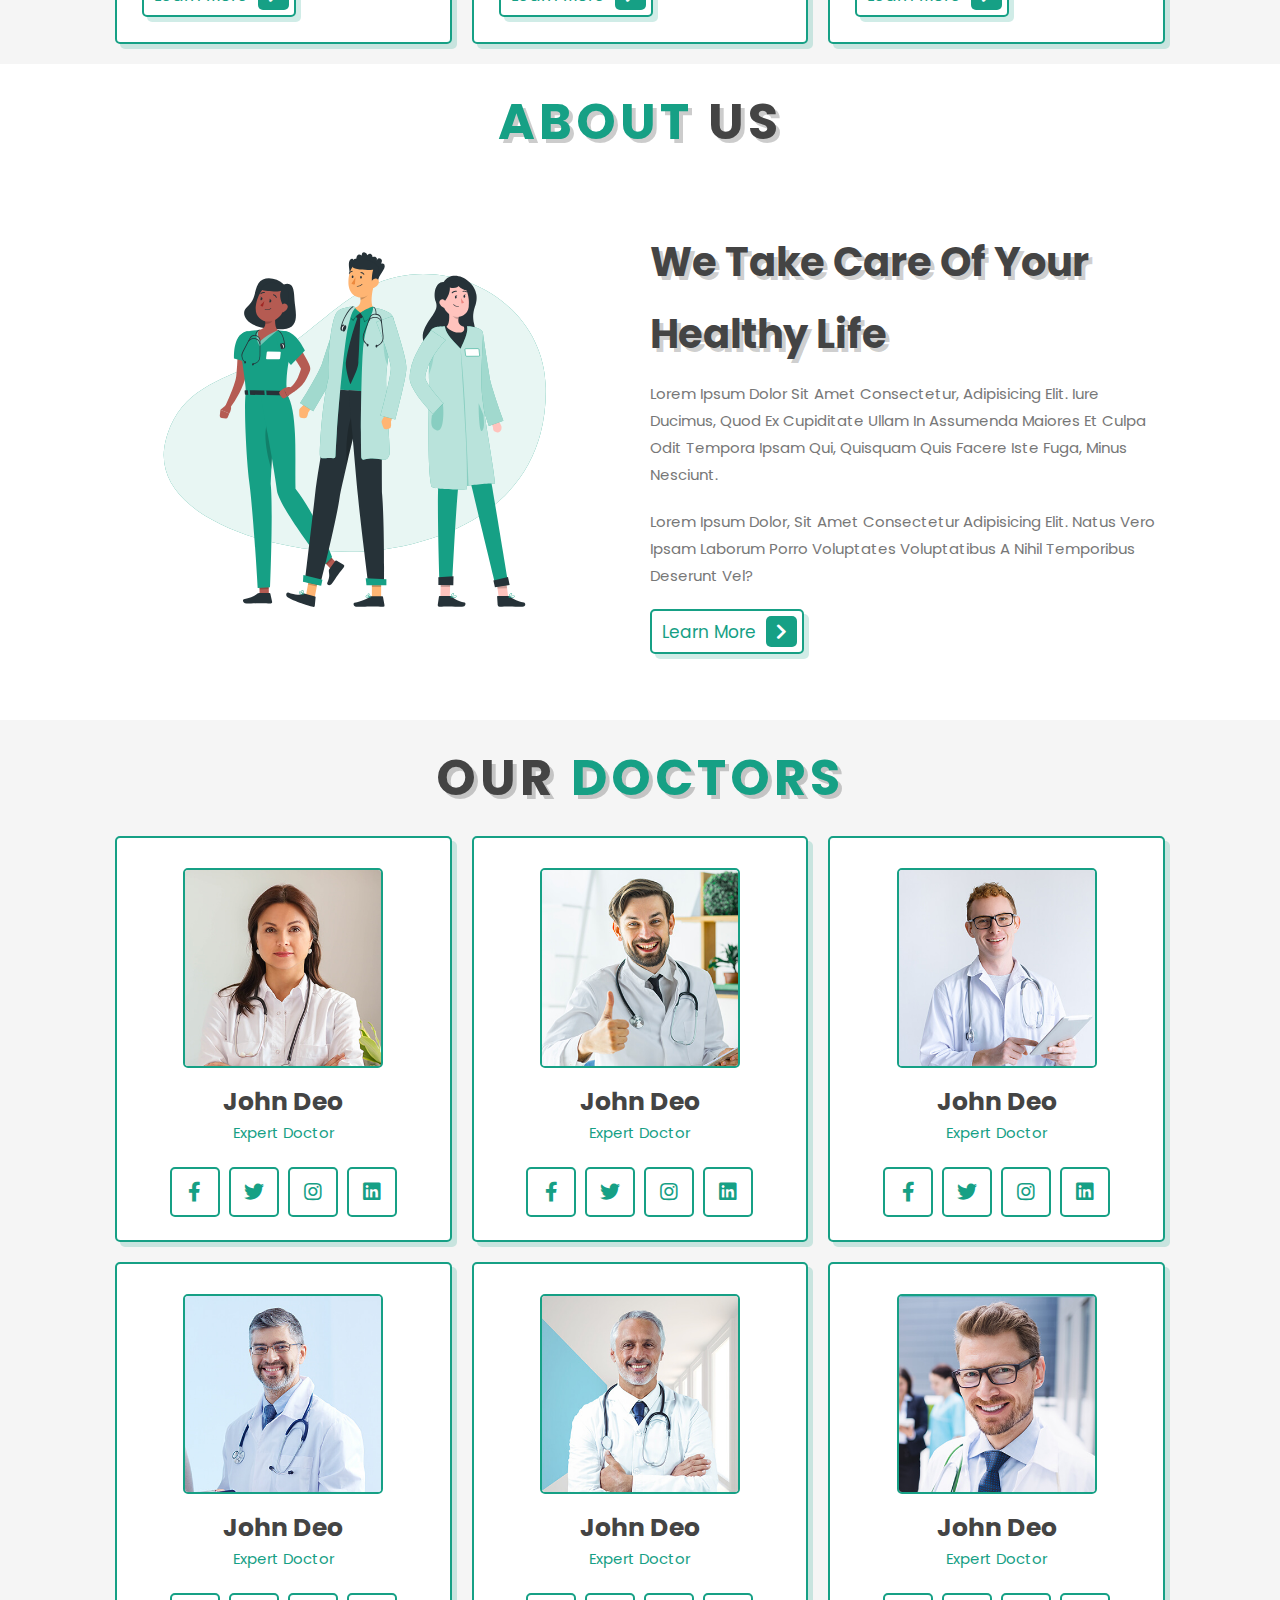
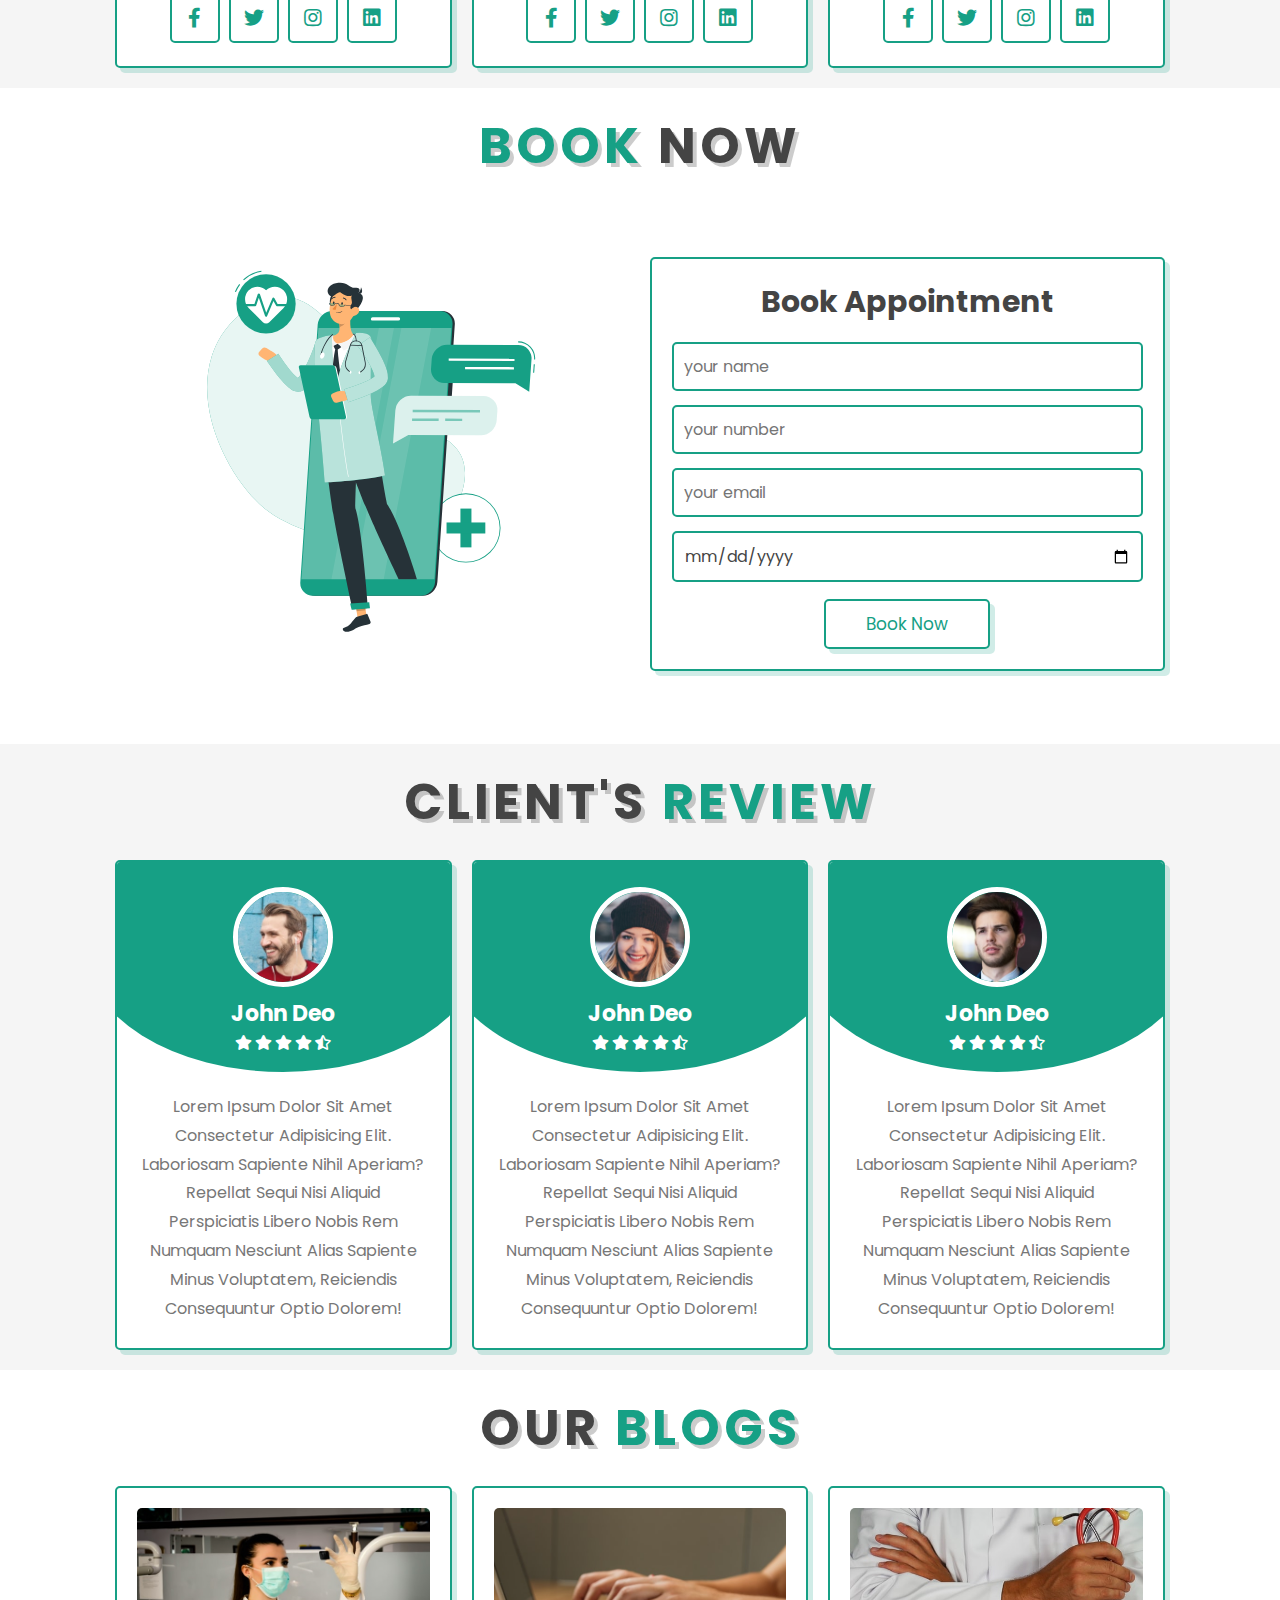
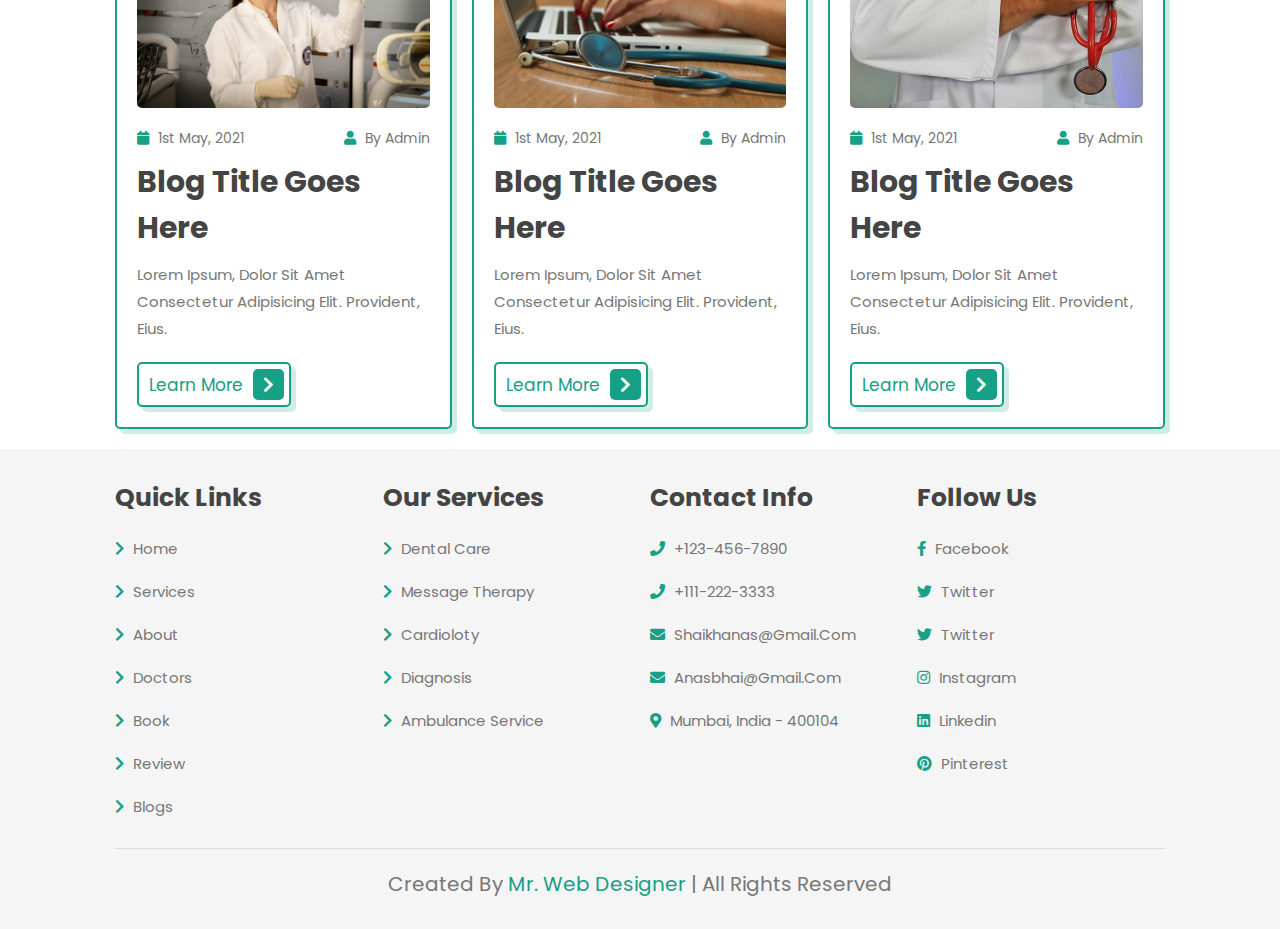
<file: hospital website/index.html>
<!DOCTYPE html>
<html lang="en">
<head>
    <meta charset="UTF-8">
    <meta http-equiv="X-UA-Compatible" content="IE=edge">
    <meta name="viewport" content="width=device-width, initial-scale=1.0">
    <title>complete responsive hospital website design </title>

    <!-- font awesome cdn link  -->
    <link rel="stylesheet" href="https://cdnjs.cloudflare.com/ajax/libs/font-awesome/5.15.4/css/all.min.css">

    <!-- custom css file link  -->
    <link rel="stylesheet" href="css/style.css">

</head>
<body>
    
<!-- header section starts  -->

<header class="header">

    <a href="#" class="logo"> <i class="fas fa-heartbeat"></i> medcare. </a>

    <nav class="navbar">
        <a href="#home">home</a>
        <a href="#services">services</a>
        <a href="#about">about</a>
        <a href="#doctors">doctors</a>
        <a href="#book">book</a>
        <a href="#review">review</a>
        <a href="#blogs">blogs</a>
    </nav>

    <div id="menu-btn" class="fas fa-bars"></div>

</header>

<!-- header section ends -->

<!-- home section starts  -->

<section class="home" id="home">

    <div class="image">
        <img src="image/home-img.svg" alt="">
    </div>

    <div class="content">
        <h3>stay safe, stay healthy</h3>
        <p>Lorem ipsum dolor sit amet consectetur adipisicing elit. Rem sed autem vero? Magnam, est laboriosam!</p>
        <a href="#" class="btn"> contact us <span class="fas fa-chevron-right"></span> </a>
    </div>

</section>

<!-- home section ends -->

<!-- icons section starts  -->

<section class="icons-container">

    <div class="icons">
        <i class="fas fa-user-md"></i>
        <h3>140+</h3>
        <p>doctors at work</p>
    </div>

    <div class="icons">
        <i class="fas fa-users"></i>
        <h3>1040+</h3>
        <p>satisfied patients</p>
    </div>

    <div class="icons">
        <i class="fas fa-procedures"></i>
        <h3>500+</h3>
        <p>bed facility</p>
    </div>

    <div class="icons">
        <i class="fas fa-hospital"></i>
        <h3>80+</h3>
        <p>available hospitals</p>
    </div>

</section>

<!-- icons section ends -->

<!-- services section starts  -->

<section class="services" id="services">

    <h1 class="heading"> our <span>services</span> </h1>

    <div class="box-container">

        <div class="box">
            <i class="fas fa-notes-medical"></i>
            <h3>free checkups</h3>
            <p>Lorem ipsum dolor sit amet consectetur, adipisicing elit. Ad, omnis.</p>
            <a href="#" class="btn"> learn more <span class="fas fa-chevron-right"></span> </a>
        </div>

        <div class="box">
            <i class="fas fa-ambulance"></i>
            <h3>24/7 ambulance</h3>
            <p>Lorem ipsum dolor sit amet consectetur, adipisicing elit. Ad, omnis.</p>
            <a href="#" class="btn"> learn more <span class="fas fa-chevron-right"></span> </a>
        </div>

        <div class="box">
            <i class="fas fa-user-md"></i>
            <h3>expert doctors</h3>
            <p>Lorem ipsum dolor sit amet consectetur, adipisicing elit. Ad, omnis.</p>
            <a href="#" class="btn"> learn more <span class="fas fa-chevron-right"></span> </a>
        </div>

        <div class="box">
            <i class="fas fa-pills"></i>
            <h3>medicines</h3>
            <p>Lorem ipsum dolor sit amet consectetur, adipisicing elit. Ad, omnis.</p>
            <a href="#" class="btn"> learn more <span class="fas fa-chevron-right"></span> </a>
        </div>

        <div class="box">
            <i class="fas fa-procedures"></i>
            <h3>bed facility</h3>
            <p>Lorem ipsum dolor sit amet consectetur, adipisicing elit. Ad, omnis.</p>
            <a href="#" class="btn"> learn more <span class="fas fa-chevron-right"></span> </a>
        </div>

        <div class="box">
            <i class="fas fa-heartbeat"></i>
            <h3>total care</h3>
            <p>Lorem ipsum dolor sit amet consectetur, adipisicing elit. Ad, omnis.</p>
            <a href="#" class="btn"> learn more <span class="fas fa-chevron-right"></span> </a>
        </div>

    </div>

</section>

<!-- services section ends -->

<!-- about section starts  -->

<section class="about" id="about">

    <h1 class="heading"> <span>about</span> us </h1>

    <div class="row">

        <div class="image">
            <img src="image/about-img.svg" alt="">
        </div>

        <div class="content">
            <h3>we take care of your healthy life</h3>
            <p>Lorem ipsum dolor sit amet consectetur, adipisicing elit. Iure ducimus, quod ex cupiditate ullam in assumenda maiores et culpa odit tempora ipsam qui, quisquam quis facere iste fuga, minus nesciunt.</p>
            <p>Lorem ipsum dolor, sit amet consectetur adipisicing elit. Natus vero ipsam laborum porro voluptates voluptatibus a nihil temporibus deserunt vel?</p>
            <a href="#" class="btn"> learn more <span class="fas fa-chevron-right"></span> </a>
        </div>

    </div>

</section>

<!-- about section ends -->

<!-- doctors section starts  -->

<section class="doctors" id="doctors">

    <h1 class="heading"> our <span>doctors</span> </h1>

    <div class="box-container">

        <div class="box">
            <img src="image/doc-1.jpg" alt="">
            <h3>john deo</h3>
            <span>expert doctor</span>
            <div class="share">
                <a href="#" class="fab fa-facebook-f"></a>
                <a href="#" class="fab fa-twitter"></a>
                <a href="#" class="fab fa-instagram"></a>
                <a href="#" class="fab fa-linkedin"></a>
            </div>
        </div>

        <div class="box">
            <img src="image/doc-2.jpg" alt="">
            <h3>john deo</h3>
            <span>expert doctor</span>
            <div class="share">
                <a href="#" class="fab fa-facebook-f"></a>
                <a href="#" class="fab fa-twitter"></a>
                <a href="#" class="fab fa-instagram"></a>
                <a href="#" class="fab fa-linkedin"></a>
            </div>
        </div>

        <div class="box">
            <img src="image/doc-3.jpg" alt="">
            <h3>john deo</h3>
            <span>expert doctor</span>
            <div class="share">
                <a href="#" class="fab fa-facebook-f"></a>
                <a href="#" class="fab fa-twitter"></a>
                <a href="#" class="fab fa-instagram"></a>
                <a href="#" class="fab fa-linkedin"></a>
            </div>
        </div>

        <div class="box">
            <img src="image/doc-4.jpg" alt="">
            <h3>john deo</h3>
            <span>expert doctor</span>
            <div class="share">
                <a href="#" class="fab fa-facebook-f"></a>
                <a href="#" class="fab fa-twitter"></a>
                <a href="#" class="fab fa-instagram"></a>
                <a href="#" class="fab fa-linkedin"></a>
            </div>
        </div>

        <div class="box">
            <img src="image/doc-5.jpg" alt="">
            <h3>john deo</h3>
            <span>expert doctor</span>
            <div class="share">
                <a href="#" class="fab fa-facebook-f"></a>
                <a href="#" class="fab fa-twitter"></a>
                <a href="#" class="fab fa-instagram"></a>
                <a href="#" class="fab fa-linkedin"></a>
            </div>
        </div>

        <div class="box">
            <img src="image/doc-6.jpg" alt="">
            <h3>john deo</h3>
            <span>expert doctor</span>
            <div class="share">
                <a href="#" class="fab fa-facebook-f"></a>
                <a href="#" class="fab fa-twitter"></a>
                <a href="#" class="fab fa-instagram"></a>
                <a href="#" class="fab fa-linkedin"></a>
            </div>
        </div>

    </div>

</section>

<!-- doctors section ends -->

<!-- booking section starts   -->

<section class="book" id="book">

    <h1 class="heading"> <span>book</span> now </h1>    

    <div class="row">

        <div class="image">
            <img src="image/book-img.svg" alt="">
        </div>

        <form action="">
            <h3>book appointment</h3>
            <input type="text" placeholder="your name" class="box">
            <input type="number" placeholder="your number" class="box">
            <input type="email" placeholder="your email" class="box">
            <input type="date" class="box">
            <input type="submit" value="book now" class="btn">
        </form>

    </div>

</section>

<!-- booking section ends -->

<!-- review section starts  -->

<section class="review" id="review">
    
    <h1 class="heading"> client's <span>review</span> </h1>

    <div class="box-container">

        <div class="box">
            <img src="image/pic-1.png" alt="">
            <h3>john deo</h3>
            <div class="stars">
                <i class="fas fa-star"></i>
                <i class="fas fa-star"></i>
                <i class="fas fa-star"></i>
                <i class="fas fa-star"></i>
                <i class="fas fa-star-half-alt"></i>
            </div>
            <p class="text">Lorem ipsum dolor sit amet consectetur adipisicing elit. Laboriosam sapiente nihil aperiam? Repellat sequi nisi aliquid perspiciatis libero nobis rem numquam nesciunt alias sapiente minus voluptatem, reiciendis consequuntur optio dolorem!</p>
        </div>

        <div class="box">
            <img src="image/pic-2.png" alt="">
            <h3>john deo</h3>
            <div class="stars">
                <i class="fas fa-star"></i>
                <i class="fas fa-star"></i>
                <i class="fas fa-star"></i>
                <i class="fas fa-star"></i>
                <i class="fas fa-star-half-alt"></i>
            </div>
            <p class="text">Lorem ipsum dolor sit amet consectetur adipisicing elit. Laboriosam sapiente nihil aperiam? Repellat sequi nisi aliquid perspiciatis libero nobis rem numquam nesciunt alias sapiente minus voluptatem, reiciendis consequuntur optio dolorem!</p>
        </div>

        <div class="box">
            <img src="image/pic-3.png" alt="">
            <h3>john deo</h3>
            <div class="stars">
                <i class="fas fa-star"></i>
                <i class="fas fa-star"></i>
                <i class="fas fa-star"></i>
                <i class="fas fa-star"></i>
                <i class="fas fa-star-half-alt"></i>
            </div>
            <p class="text">Lorem ipsum dolor sit amet consectetur adipisicing elit. Laboriosam sapiente nihil aperiam? Repellat sequi nisi aliquid perspiciatis libero nobis rem numquam nesciunt alias sapiente minus voluptatem, reiciendis consequuntur optio dolorem!</p>
        </div>

    </div>

</section>

<!-- review section ends -->

<!-- blogs section starts  -->

<section class="blogs" id="blogs">

    <h1 class="heading"> our <span>blogs</span> </h1>

    <div class="box-container">

        <div class="box">
            <div class="image">
                <img src="image/blog-1.jpg" alt="">
            </div>
            <div class="content">
                <div class="icon">
                    <a href="#"> <i class="fas fa-calendar"></i> 1st may, 2021 </a>
                    <a href="#"> <i class="fas fa-user"></i> by admin </a>
                </div>
                <h3>blog title goes here</h3>
                <p>Lorem ipsum, dolor sit amet consectetur adipisicing elit. Provident, eius.</p>
                <a href="#" class="btn"> learn more <span class="fas fa-chevron-right"></span> </a>
            </div>
        </div>

        <div class="box">
            <div class="image">
                <img src="image/blog-2.jpg" alt="">
            </div>
            <div class="content">
                <div class="icon">
                    <a href="#"> <i class="fas fa-calendar"></i> 1st may, 2021 </a>
                    <a href="#"> <i class="fas fa-user"></i> by admin </a>
                </div>
                <h3>blog title goes here</h3>
                <p>Lorem ipsum, dolor sit amet consectetur adipisicing elit. Provident, eius.</p>
                <a href="#" class="btn"> learn more <span class="fas fa-chevron-right"></span> </a>
            </div>
        </div>

        <div class="box">
            <div class="image">
                <img src="image/blog-3.jpg" alt="">
            </div>
            <div class="content">
                <div class="icon">
                    <a href="#"> <i class="fas fa-calendar"></i> 1st may, 2021 </a>
                    <a href="#"> <i class="fas fa-user"></i> by admin </a>
                </div>
                <h3>blog title goes here</h3>
                <p>Lorem ipsum, dolor sit amet consectetur adipisicing elit. Provident, eius.</p>
                <a href="#" class="btn"> learn more <span class="fas fa-chevron-right"></span> </a>
            </div>
        </div>

    </div>

</section>

<!-- blogs section ends -->

<!-- footer section starts  -->

<section class="footer">

    <div class="box-container">

        <div class="box">
            <h3>quick links</h3>
            <a href="#"> <i class="fas fa-chevron-right"></i> home </a>
            <a href="#"> <i class="fas fa-chevron-right"></i> services </a>
            <a href="#"> <i class="fas fa-chevron-right"></i> about </a>
            <a href="#"> <i class="fas fa-chevron-right"></i> doctors </a>
            <a href="#"> <i class="fas fa-chevron-right"></i> book </a>
            <a href="#"> <i class="fas fa-chevron-right"></i> review </a>
            <a href="#"> <i class="fas fa-chevron-right"></i> blogs </a>
        </div>

        <div class="box">
            <h3>our services</h3>
            <a href="#"> <i class="fas fa-chevron-right"></i> dental care </a>
            <a href="#"> <i class="fas fa-chevron-right"></i> message therapy </a>
            <a href="#"> <i class="fas fa-chevron-right"></i> cardioloty </a>
            <a href="#"> <i class="fas fa-chevron-right"></i> diagnosis </a>
            <a href="#"> <i class="fas fa-chevron-right"></i> ambulance service </a>
        </div>

        <div class="box">
            <h3>contact info</h3>
            <a href="#"> <i class="fas fa-phone"></i> +123-456-7890 </a>
            <a href="#"> <i class="fas fa-phone"></i> +111-222-3333 </a>
            <a href="#"> <i class="fas fa-envelope"></i> shaikhanas@gmail.com </a>
            <a href="#"> <i class="fas fa-envelope"></i> anasbhai@gmail.com </a>
            <a href="#"> <i class="fas fa-map-marker-alt"></i> mumbai, india - 400104 </a>
        </div>

        <div class="box">
            <h3>follow us</h3>
            <a href="#"> <i class="fab fa-facebook-f"></i> facebook </a>
            <a href="#"> <i class="fab fa-twitter"></i> twitter </a>
            <a href="#"> <i class="fab fa-twitter"></i> twitter </a>
            <a href="#"> <i class="fab fa-instagram"></i> instagram </a>
            <a href="#"> <i class="fab fa-linkedin"></i> linkedin </a>
            <a href="#"> <i class="fab fa-pinterest"></i> pinterest </a>
        </div>

    </div>

    <div class="credit"> created by <span>mr. web designer</span> | all rights reserved </div>

</section>

<!-- footer section ends -->


















<!-- custom js file link  -->
<script src="js/script.js"></script>

</body>
</html>
</file>
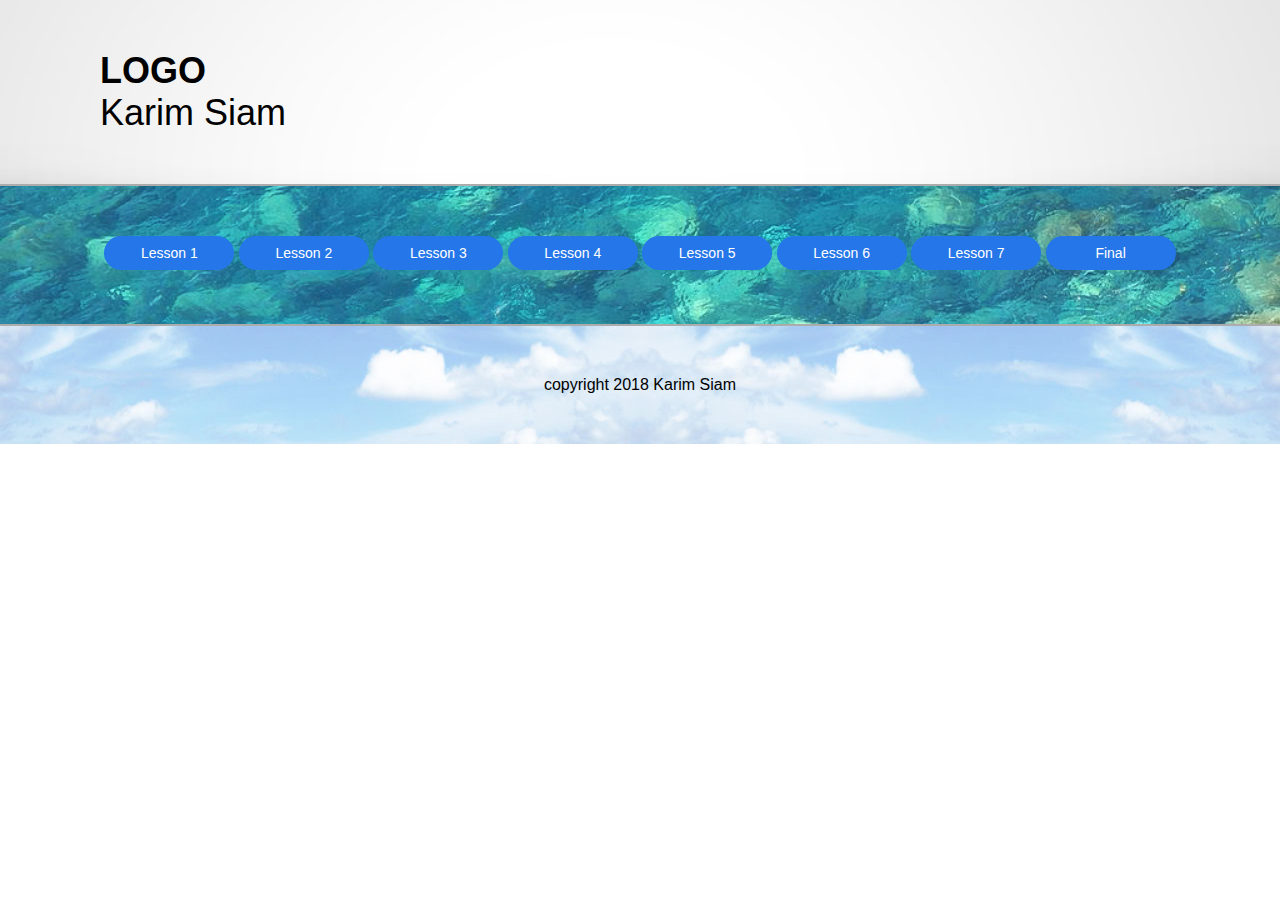
<file: old/index.html>
<!DOCTYPE html>
<html lang="en">
<head>
    <meta charset="UTF-8">
    <title>Karim</title>
    <link rel="stylesheet" href="css/style.css" type="text/css">
</head>
<body>
    <header class="header">
        <div class="wrapper">
            <div class="headerBlock">
                <div class="logo">
                    <h1><a href="./index.html">LOGO</a><span>Karim Siam</span></h1>
            </div>
        </div>
    </header>
    <main class="main">
        <div class="wrapper">
        	<center>
	        	<a href="./lessons/lesson1/index.html" class="button">Lesson 1</a>
	        	<a href="./lessons/lesson2/index.html" class="button">Lesson 2</a>
	        	<a href="./lessons/lesson3/index.html" class="button">Lesson 3</a>
	        	<a href="./lessons/lesson4/index.html" class="button">Lesson 4</a>
	        	<a href="./lessons/lesson5/index.html" class="button">Lesson 5</a>
	        	<a href="./lessons/lesson6/index.html" class="button">Lesson 6</a>
	        	<a href="./lessons/lesson7/index.html" class="button">Lesson 7</a>
	        	<a href="./lessons/final/index.html" class="button">Final</a>
        	</center>
        </div>
    </main>
    <footer class="footer">
        <div class="wrapper">
            <p>copyright 2018 Karim Siam</p>
        </div>
    </footer>
</body>
</html>
</file>
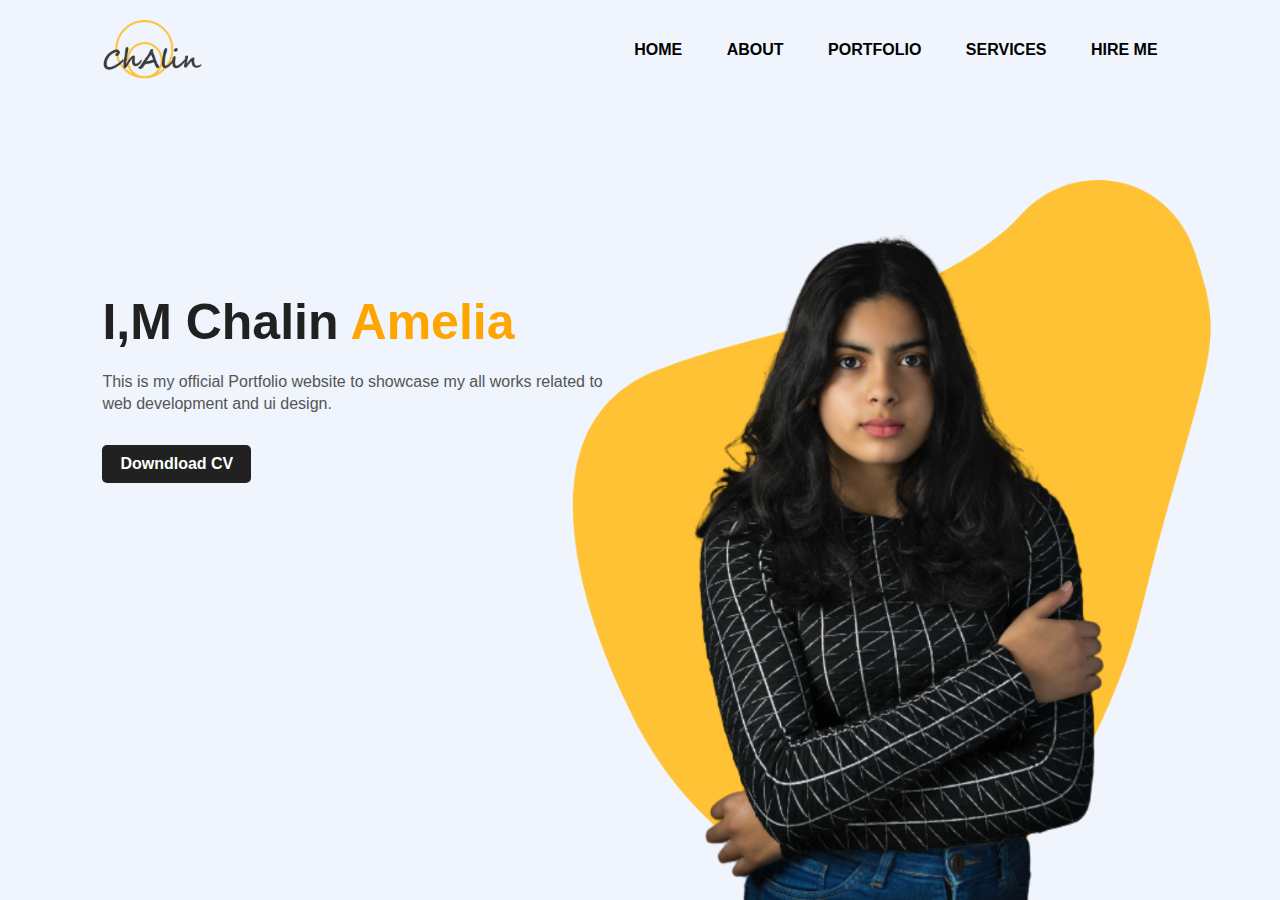
<file: pol-3/index.html>
<!DOCTYPE html>
<html lang="en">
<head>
    <meta charset="UTF-8">
    <meta http-equiv="X-UA-Compatible" content="IE=edge">
    <meta name="viewport" content="width=device-width, initial-scale=1.0">
    <title>Personle Portfolio Website</title>
    <link rel="stylesheet" href="styles.css">
    <link rel="stylesheet" href="https://cdnjs.cloudflare.com/ajax/libs/font-awesome/5.15.3/css/all.min.css" integrity="sha512-iBBXm8fW90+nuLcSKlbmrPcLa0OT92xO1BIsZ+ywDWZCvqsWgccV3gFoRBv0z+8dLJgyAHIhR35VZc2oM/gI1w==" crossorigin="anonymous" referrerpolicy="no-referrer" />
</head>
<body>
    <div class="hero">
        <nav>
            <img src="images/logo.png" class="logo">
            <ul>
                <li><a href="#">HOME</a></li>
                <li><a href="#">ABOUT</a></li>
                <li><a href="#">PORTFOLIO</a></li>
                <li><a href="#">SERVICES</a></li>
                <li><a href="#">HIRE ME</a></li>
            </ul>
        </nav>
        <div class="detel">
            <h1>I,M Chalin <span>Amelia</span></h1>
            <p>This is my official Portfolio website to showcase my 
                all works related to <br> web development and ui design. </p>
            <a href="#">Downdload CV</a>
        </div>
        <div class="images">
            <img src="images/shape.png" class="shape">
            <img src="images/girl.png" class="girl">
        </div>

        <div class="social">
           <a href="#"><i class="fab fa-dribbble"></i></a>
           <a href="#"><i class="fab fa-instagram"></i></a>
           <a href="#"><i class="fab fa-behance"></i></a>
        </div>
    </div>
</body>
</html>
</file>
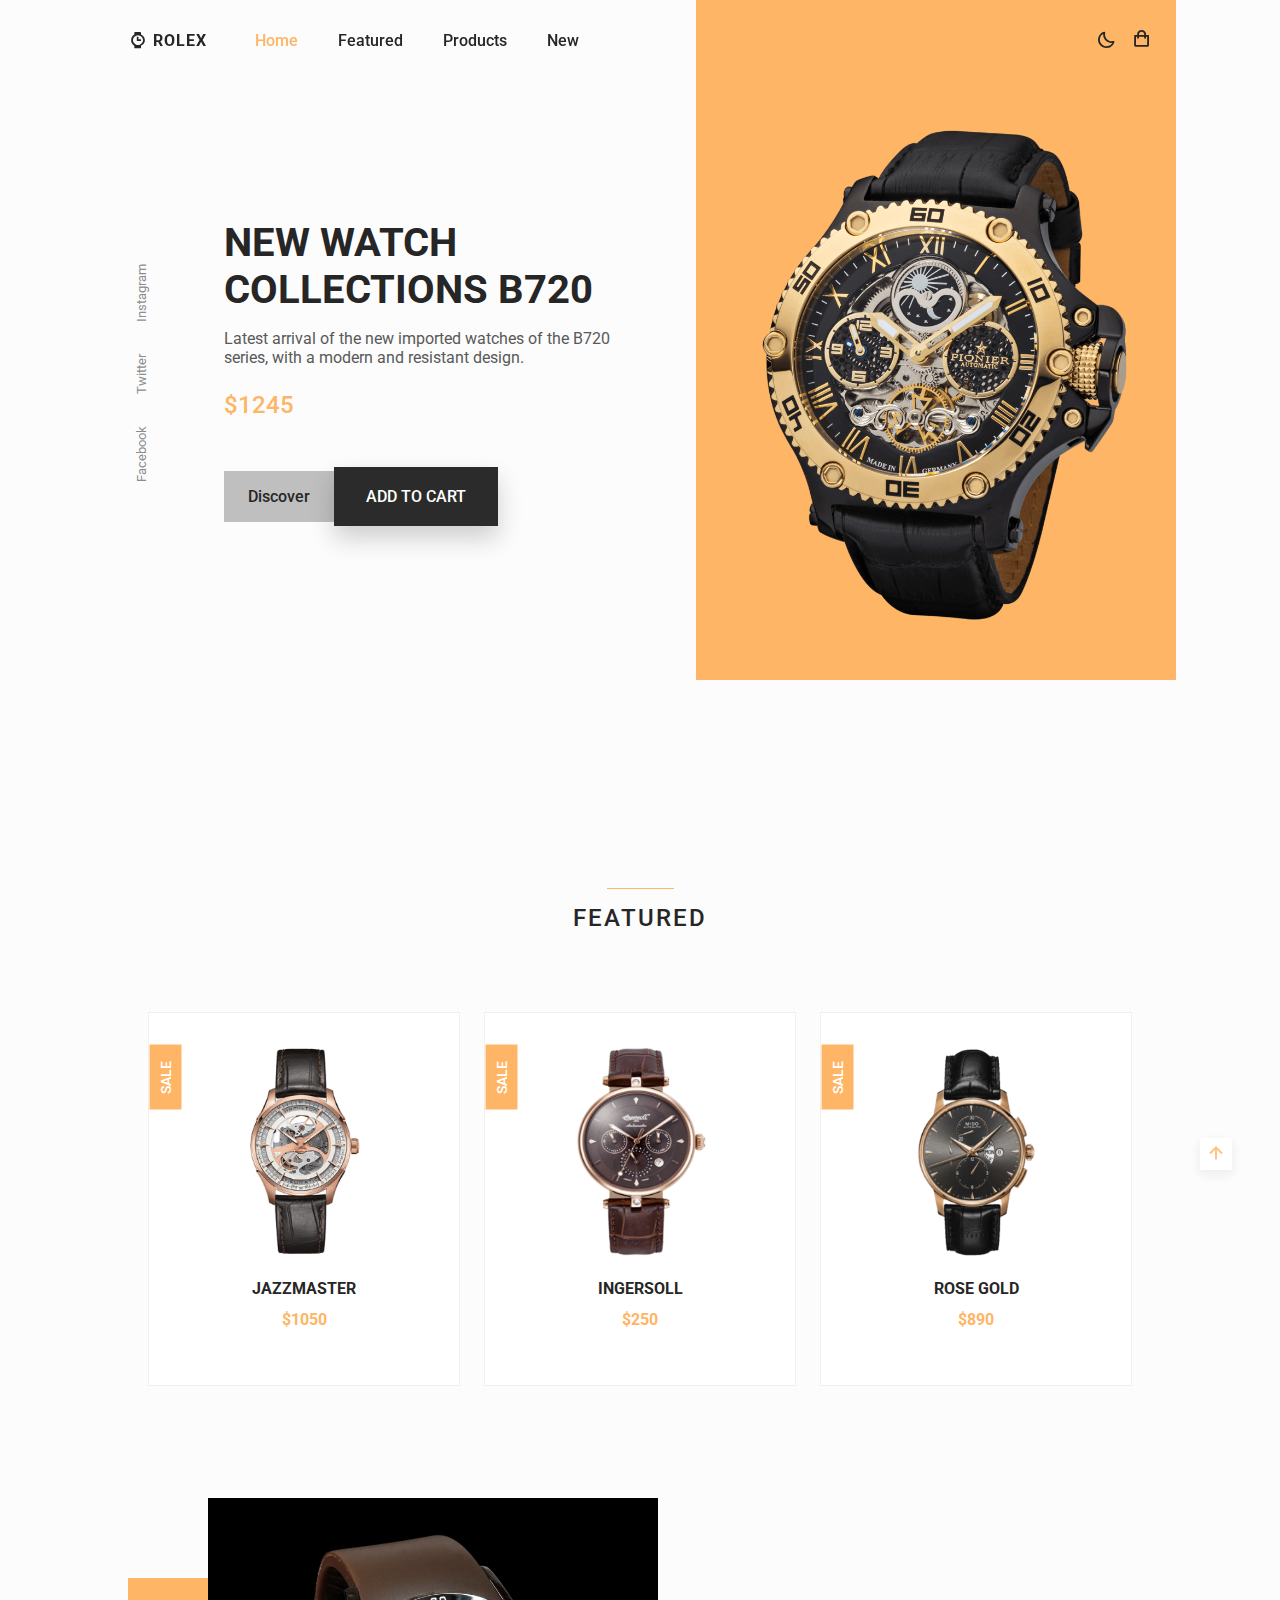
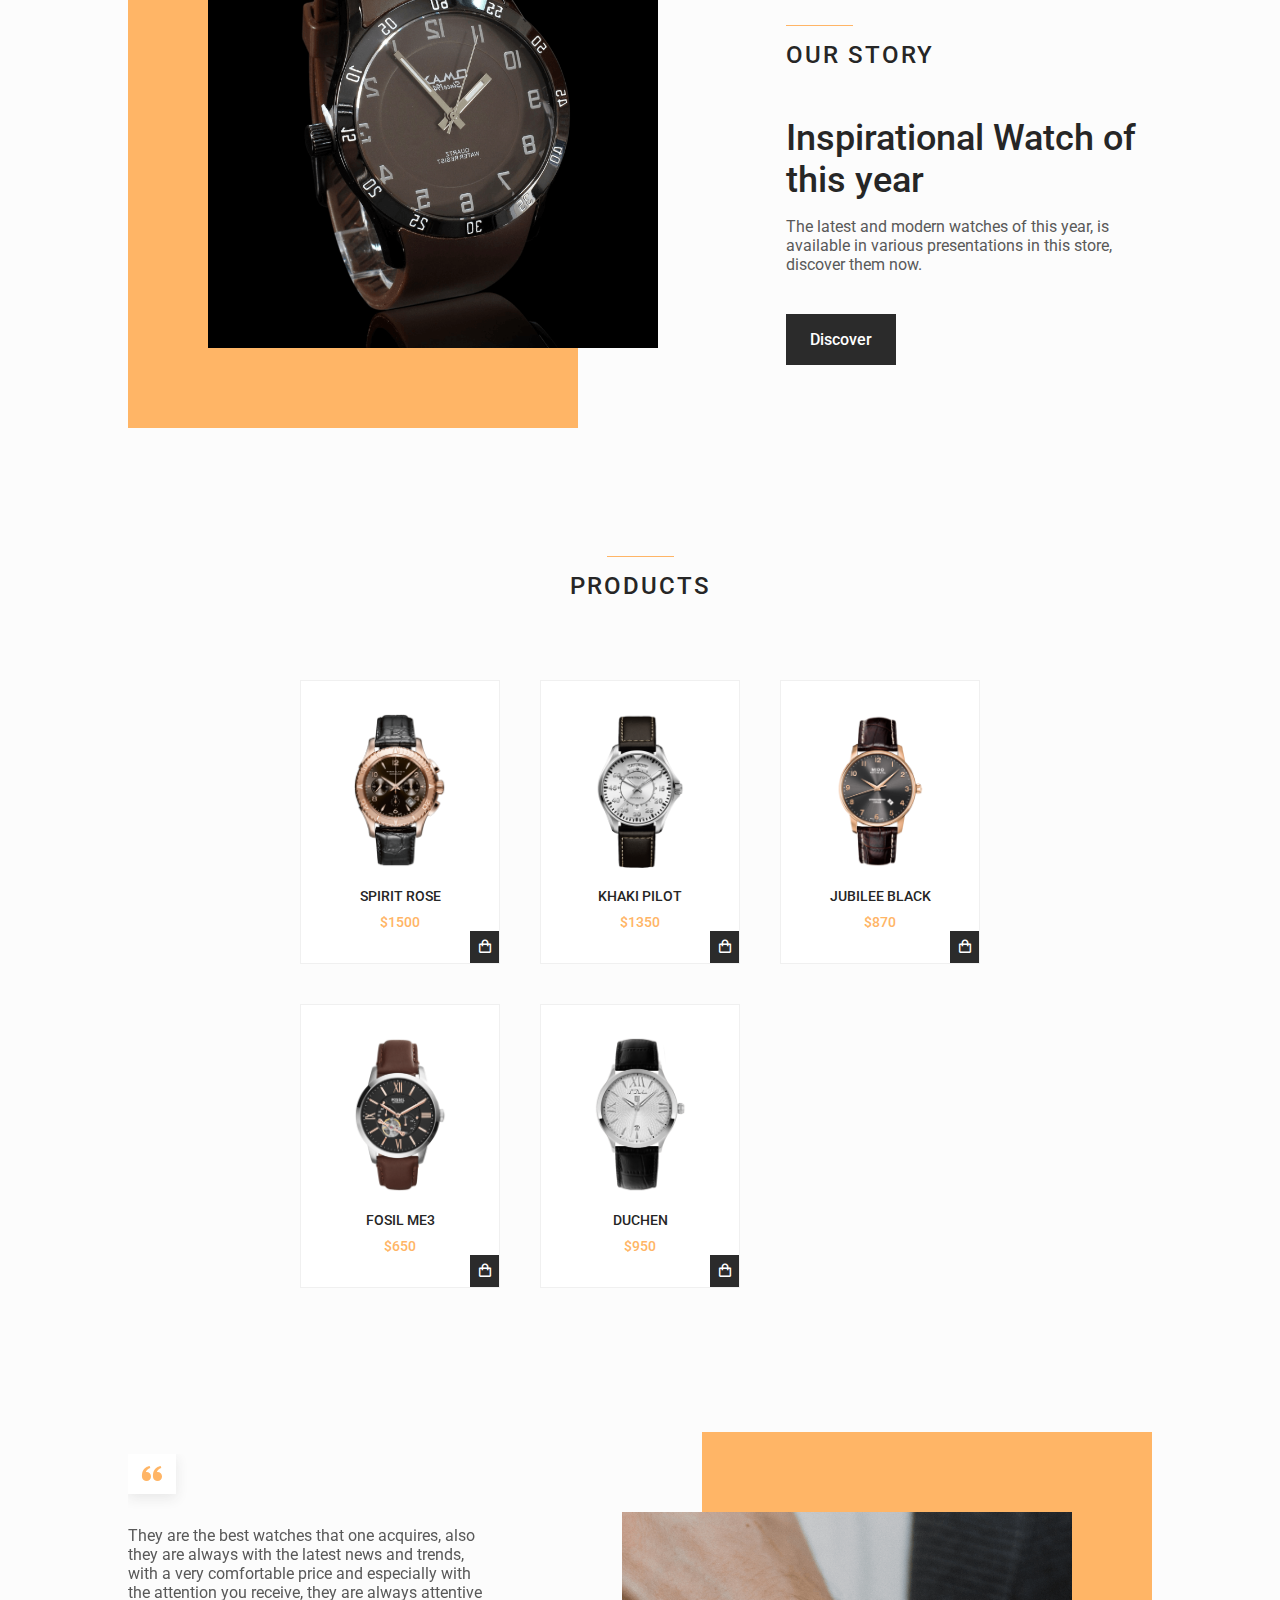
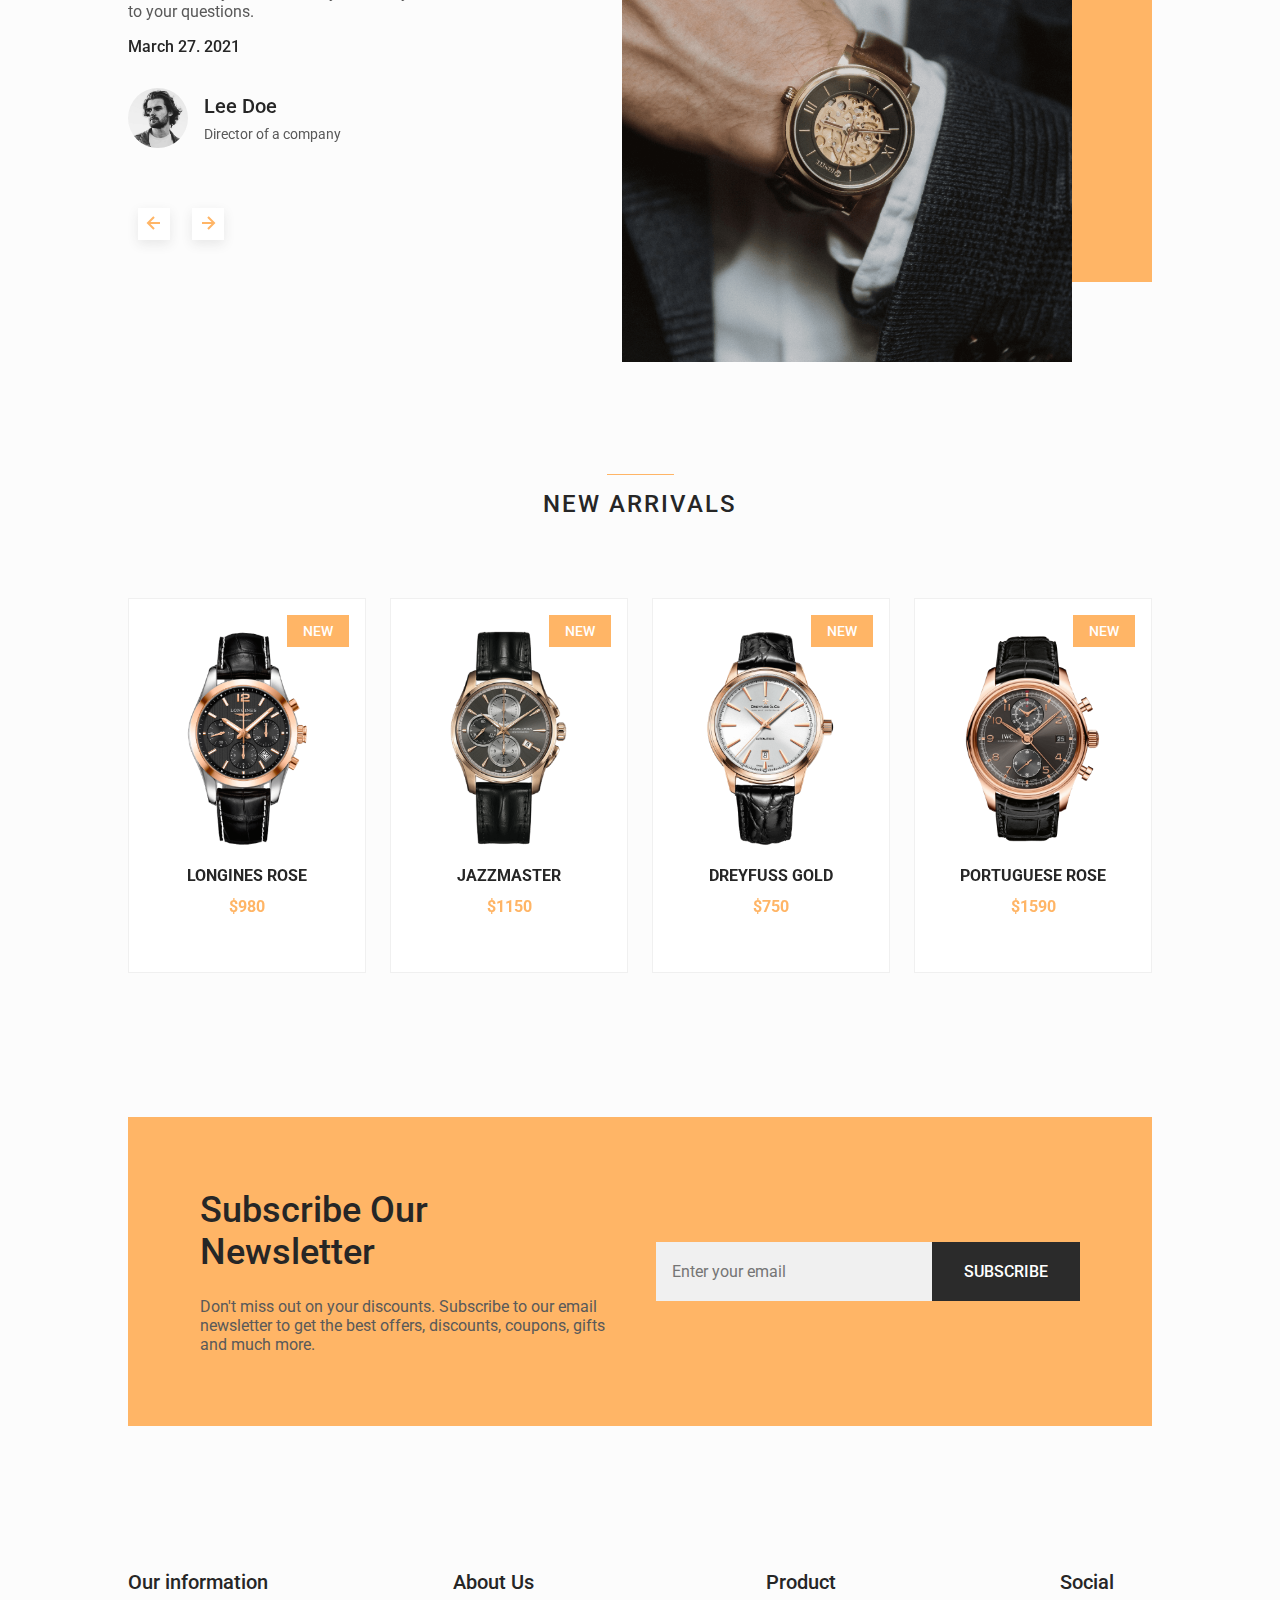
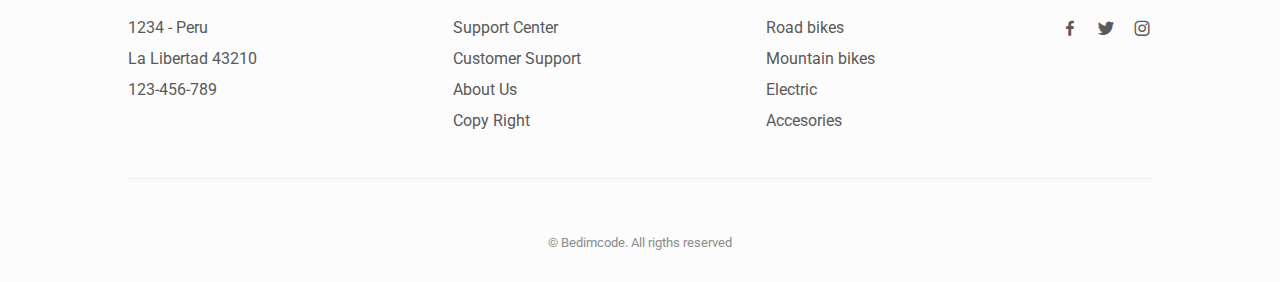
<file: responsive-watches-website-main/index.html>
<!DOCTYPE html>
    <html lang="en">
    <head>
        <meta charset="UTF-8">
        <meta name="viewport" content="width=device-width, initial-scale=1.0">

        <!--=============== FAVICON ===============-->
        <link rel="shortcut icon" href="assets/img/favicon.png" type="image/x-icon">

        <!--=============== BOXICONS ===============-->
        <link rel="stylesheet" href="https://cdn.jsdelivr.net/npm/boxicons@latest/css/boxicons.min.css">

        <!--=============== SWIPER CSS ===============--> 
        <link rel="stylesheet" href="assets/css/swiper-bundle.min.css">

        <!--=============== CSS ===============-->
        <link rel="stylesheet" href="assets/css/styles.css">

        <title>Responsive watches website - Bedimcode</title>
    </head>
    <body>
        <!--==================== HEADER ====================-->
        <header class="header" id="header">
            <nav class="nav container">
                <a href="#" class="nav__logo">
                    <i class='bx bxs-watch nav__logo-icon'></i> Rolex
                </a>

                <div class="nav__menu" id="nav-menu">
                    <ul class="nav__list">
                        <li class="nav__item">
                            <a href="#home" class="nav__link active-link">Home</a>
                        </li>
                        <li class="nav__item">
                            <a href="#featured" class="nav__link">Featured</a>
                        </li>
                        <li class="nav__item">
                            <a href="#products" class="nav__link">Products</a>
                        </li>
                        <li class="nav__item">
                            <a href="#new" class="nav__link">New</a>
                        </li>
                    </ul>

                    <div class="nav__close" id="nav-close">
                        <i class='bx bx-x' ></i>
                    </div>
                </div>

                <div class="nav__btns">
                    <!-- Theme change button -->
                    <i class='bx bx-moon change-theme' id="theme-button"></i>

                    <div class="nav__shop" id="cart-shop">
                        <i class='bx bx-shopping-bag' ></i>
                    </div>

                    <div class="nav__toggle" id="nav-toggle">
                        <i class='bx bx-grid-alt' ></i>
                    </div>
                </div>
            </nav>
        </header>

        <!--==================== CART ====================-->
        <div class="cart" id="cart">
            <i class='bx bx-x cart__close' id="cart-close"></i>

            <h2 class="cart__title-center">My Cart</h2>

            <div class="cart__container">
                <article class="cart__card">
                    <div class="cart__box">
                        <img src="assets/img/featured1.png" alt="" class="cart__img">
                    </div>

                    <div class="cart__details">
                        <h3 class="cart__title">Jazzmaster</h3>
                        <span class="cart__price">$1050</span>

                        <div class="cart__amount">
                            <div class="cart__amount-content">
                                <span class="cart__amount-box">
                                    <i class='bx bx-minus' ></i>
                                </span>

                                <span class="cart__amount-number">1</span>

                                <span class="cart__amount-box">
                                    <i class='bx bx-plus' ></i>
                                </span>
                            </div>

                            <i class='bx bx-trash-alt cart__amount-trash' ></i>
                        </div>
                    </div>
                </article>
                
                <article class="cart__card">
                    <div class="cart__box">
                        <img src="assets/img/featured3.png" alt="" class="cart__img">
                    </div>

                    <div class="cart__details">
                        <h3 class="cart__title">Rose Gold</h3>
                        <span class="cart__price">$850</span>

                        <div class="cart__amount">
                            <div class="cart__amount-content">
                                <span class="cart__amount-box">
                                    <i class='bx bx-minus' ></i>
                                </span>

                                <span class="cart__amount-number">1</span>

                                <span class="cart__amount-box">
                                    <i class='bx bx-plus' ></i>
                                </span>
                            </div>

                            <i class='bx bx-trash-alt cart__amount-trash' ></i>
                        </div>
                    </div>
                </article>

                <article class="cart__card">
                    <div class="cart__box">
                        <img src="assets/img/new1.png" alt="" class="cart__img">
                    </div>

                    <div class="cart__details">
                        <h3 class="cart__title">Longines Rose</h3>
                        <span class="cart__price">$980</span>

                        <div class="cart__amount">
                            <div class="cart__amount-content">
                                <span class="cart__amount-box">
                                    <i class='bx bx-minus' ></i>
                                </span>

                                <span class="cart__amount-number">1</span>

                                <span class="cart__amount-box">
                                    <i class='bx bx-plus' ></i>
                                </span>
                            </div>

                            <i class='bx bx-trash-alt cart__amount-trash' ></i>
                        </div>
                    </div>
                </article>
            </div>

            <div class="cart__prices">
                <span class="cart__prices-item">3 items</span>
                <span class="cart__prices-total">$2880</span>
            </div>
        </div>

        <!--==================== MAIN ====================-->
        <main class="main">
            <!--==================== HOME ====================-->
            <section class="home" id="home">
                <div class="home__container container grid">
                    <div class="home__img-bg">
                        <img src="assets/img/home.png" alt="" class="home__img">
                    </div>
    
                    <div class="home__social">
                        <a href="https://www.facebook.com/" target="_blank" class="home__social-link">
                            Facebook
                        </a>
                        <a href="https://twitter.com/" target="_blank" class="home__social-link">
                            Twitter
                        </a>
                        <a href="https://www.instagram.com/" target="_blank" class="home__social-link">
                            Instagram
                        </a>
                    </div>
    
                    <div class="home__data">
                        <h1 class="home__title">NEW WATCH <br> COLLECTIONS B720</h1>
                        <p class="home__description">
                            Latest arrival of the new imported watches of the B720 series, 
                            with a modern and resistant design.
                        </p>
                        <span class="home__price">$1245</span>

                        <div class="home__btns">
                            <a href="#" class="button button--gray button--small">
                                Discover
                            </a>

                            <button class="button home__button">ADD TO CART</button>
                        </div>
                    </div>
                </div>
            </section>

            <!--==================== FEATURED ====================-->
            <section class="featured section container" id="featured">
                <h2 class="section__title">
                    Featured
                </h2>

                <div class="featured__container grid">
                    <article class="featured__card">
                        <span class="featured__tag">Sale</span>

                        <img src="assets/img/featured1.png" alt="" class="featured__img">

                        <div class="featured__data">
                            <h3 class="featured__title">Jazzmaster</h3>
                            <span class="featured__price">$1050</span>
                        </div>

                        <button class="button featured__button">ADD TO CART</button>
                    </article>

                    <article class="featured__card">
                        <span class="featured__tag">Sale</span>

                        <img src="assets/img/featured2.png" alt="" class="featured__img">

                        <div class="featured__data">
                            <h3 class="featured__title">Ingersoll</h3>
                            <span class="featured__price">$250</span>
                        </div>

                        <button class="button featured__button">ADD TO CART</button>
                    </article>

                    <article class="featured__card">
                        <span class="featured__tag">Sale</span>

                        <img src="assets/img/featured3.png" alt="" class="featured__img">

                        <div class="featured__data">
                            <h3 class="featured__title">Rose gold</h3>
                            <span class="featured__price">$890</span>
                        </div>

                        <button class="button featured__button">ADD TO CART</button>
                    </article>
                </div>
            </section>

            <!--==================== STORY ====================-->
            <section class="story section container">
                <div class="story__container grid">
                    <div class="story__data">
                        <h2 class="section__title story__section-title">
                            Our Story
                        </h2>
    
                        <h1 class="story__title">
                            Inspirational Watch of <br> this year
                        </h1>
    
                        <p class="story__description">
                            The latest and modern watches of this year, is available in various 
                            presentations in this store, discover them now.
                        </p>
    
                        <a href="#" class="button button--small">Discover</a>
                    </div>

                    <div class="story__images">
                        <img src="assets/img/story.png" alt="" class="story__img">
                        <div class="story__square"></div>
                    </div>
                </div>
            </section>

            <!--==================== PRODUCTS ====================-->
            <section class="products section container" id="products">
                <h2 class="section__title">
                    Products
                </h2>

                <div class="products__container grid">
                    <article class="products__card">
                        <img src="assets/img/product1.png" alt="" class="products__img">

                        <h3 class="products__title">Spirit rose</h3>
                        <span class="products__price">$1500</span>

                        <button class="products__button">
                            <i class='bx bx-shopping-bag'></i>
                        </button>
                    </article>

                    <article class="products__card">
                        <img src="assets/img/product2.png" alt="" class="products__img">

                        <h3 class="products__title">Khaki pilot</h3>
                        <span class="products__price">$1350</span>

                        <button class="products__button">
                            <i class='bx bx-shopping-bag'></i>
                        </button>
                    </article>

                    <article class="products__card">
                        <img src="assets/img/product3.png" alt="" class="products__img">

                        <h3 class="products__title">Jubilee black</h3>
                        <span class="products__price">$870</span>

                        <button class="products__button">
                            <i class='bx bx-shopping-bag'></i>
                        </button>
                    </article>

                    <article class="products__card">
                        <img src="assets/img/product4.png" alt="" class="products__img">

                        <h3 class="products__title">Fosil me3</h3>
                        <span class="products__price">$650</span>

                        <button class="products__button">
                            <i class='bx bx-shopping-bag'></i>
                        </button>
                    </article>

                    <article class="products__card">
                        <img src="assets/img/product5.png" alt="" class="products__img">

                        <h3 class="products__title">Duchen</h3>
                        <span class="products__price">$950</span>

                        <button class="products__button">
                            <i class='bx bx-shopping-bag'></i>
                        </button>
                    </article>
                </div>
            </section>

            <!--==================== TESTIMONIAL ====================-->
            <section class="testimonial section container">
                <div class="testimonial__container grid">
                    <div class="swiper testimonial-swiper">
                        <div class="swiper-wrapper">
                            <div class="testimonial__card swiper-slide">
                                <div class="testimonial__quote">
                                    <i class='bx bxs-quote-alt-left' ></i>
                                </div>
                                <p class="testimonial__description">
                                    They are the best watches that one acquires, also they are always with the latest 
                                    news and trends, with a very comfortable price and especially with the attention 
                                    you receive, they are always attentive to your questions.
                                </p>
                                <h3 class="testimonial__date">March 27. 2021</h3>
        
                                <div class="testimonial__perfil">
                                    <img src="assets/img/testimonial1.jpg" alt="" class="testimonial__perfil-img">
        
                                    <div class="testimonial__perfil-data">
                                        <span class="testimonial__perfil-name">Lee Doe</span>
                                        <span class="testimonial__perfil-detail">Director of a company</span>
                                    </div>
                                </div>
                            </div>

                            <div class="testimonial__card swiper-slide">
                                <div class="testimonial__quote">
                                    <i class='bx bxs-quote-alt-left' ></i>
                                </div>
                                <p class="testimonial__description">
                                    They are the best watches that one acquires, also they are always with the latest 
                                    news and trends, with a very comfortable price and especially with the attention 
                                    you receive, they are always attentive to your questions.
                                </p>
                                <h3 class="testimonial__date">March 27. 2021</h3>
        
                                <div class="testimonial__perfil">
                                    <img src="assets/img/testimonial2.jpg" alt="" class="testimonial__perfil-img">
        
                                    <div class="testimonial__perfil-data">
                                        <span class="testimonial__perfil-name">Samantha Mey</span>
                                        <span class="testimonial__perfil-detail">Director of a company</span>
                                    </div>
                                </div>
                            </div>

                            <div class="testimonial__card swiper-slide">
                                <div class="testimonial__quote">
                                    <i class='bx bxs-quote-alt-left' ></i>
                                </div>
                                <p class="testimonial__description">
                                    They are the best watches that one acquires, also they are always with the latest 
                                    news and trends, with a very comfortable price and especially with the attention 
                                    you receive, they are always attentive to your questions.
                                </p>
                                <h3 class="testimonial__date">March 27. 2021</h3>
        
                                <div class="testimonial__perfil">
                                    <img src="assets/img/testimonial3.jpg" alt="" class="testimonial__perfil-img">
        
                                    <div class="testimonial__perfil-data">
                                        <span class="testimonial__perfil-name">Raul Zaman</span>
                                        <span class="testimonial__perfil-detail">Director of a company</span>
                                    </div>
                                </div>
                            </div>
                        </div>
                        
                        <div class="swiper-button-next">
                            <i class='bx bx-right-arrow-alt' ></i>
                        </div>
                        <div class="swiper-button-prev">
                            <i class='bx bx-left-arrow-alt' ></i>
                        </div>
                    </div>

                    <div class="testimonial__images">
                        <div class="testimonial__square"></div>
                        <img src="assets/img/testimonial.png" alt="" class="testimonial__img">
                    </div>
                </div>
            </section>

            <!--==================== NEW ====================-->
            <section class="new section container" id="new">
                <h2 class="section__title">
                    New Arrivals
                </h2>
                
                <div class="new__container">
                    <div class="swiper new-swiper">
                        <div class="swiper-wrapper">
                            <article class="new__card swiper-slide">
                                <span class="new__tag">New</span>
        
                                <img src="assets/img/new1.png" alt="" class="new__img">
        
                                <div class="new__data">
                                    <h3 class="new__title">Longines rose</h3>
                                    <span class="new__price">$980</span>
                                </div>
        
                                <button class="button new__button">ADD TO CART</button>
                            </article>

                            <article class="new__card swiper-slide">
                                <span class="new__tag">New</span>
        
                                <img src="assets/img/new2.png" alt="" class="new__img">
        
                                <div class="new__data">
                                    <h3 class="new__title">Jazzmaster</h3>
                                    <span class="new__price">$1150</span>
                                </div>
        
                                <button class="button new__button">ADD TO CART</button>
                            </article>

                            <article class="new__card swiper-slide">
                                <span class="new__tag">New</span>
        
                                <img src="assets/img/new3.png" alt="" class="new__img">
        
                                <div class="new__data">
                                    <h3 class="new__title">Dreyfuss gold</h3>
                                    <span class="new__price">$750</span>
                                </div>
        
                                <button class="button new__button">ADD TO CART</button>
                            </article>

                            <article class="new__card swiper-slide">
                                <span class="new__tag">New</span>
        
                                <img src="assets/img/new4.png" alt="" class="new__img">
        
                                <div class="new__data">
                                    <h3 class="new__title">Portuguese rose</h3>
                                    <span class="new__price">$1590</span>
                                </div>
        
                                <button class="button new__button">ADD TO CART</button>
                            </article>                       
                        </div>
                    </div>
                </div>
            </section>

            <!--==================== NEWSLETTER ====================-->
            <section class="newsletter section container">
                <div class="newsletter__bg grid">
                    <div>
                        <h2 class="newsletter__title">Subscribe Our <br> Newsletter</h2>
                        <p class="newsletter__description">
                            Don't miss out on your discounts. Subscribe to our email 
                            newsletter to get the best offers, discounts, coupons, 
                            gifts and much more.
                        </p>
                    </div>

                    <form action="" class="newsletter__subscribe">
                        <input type="email" placeholder="Enter your email" class="newsletter__input">
                        <button class="button">
                            SUBSCRIBE
                        </button>
                    </form>
                </div>
            </section>
        </main>

        <!--==================== FOOTER ====================-->
        <footer class="footer section">
            <div class="footer__container container grid">
                <div class="footer__content">
                    <h3 class="footer__title">Our information</h3>

                    <ul class="footer__list">
                        <li>1234 - Peru</li>
                        <li>La Libertad 43210</li>
                        <li>123-456-789</li>
                    </ul>
                </div>
                <div class="footer__content">
                    <h3 class="footer__title">About Us</h3>

                    <ul class="footer__links">
                        <li>
                            <a href="#" class="footer__link">Support Center</a>
                        </li>
                        <li>
                            <a href="#" class="footer__link">Customer Support</a>
                        </li>
                        <li>
                            <a href="#" class="footer__link">About Us</a>
                        </li>
                        <li>
                            <a href="#" class="footer__link">Copy Right</a>
                        </li>
                    </ul>
                </div>

                <div class="footer__content">
                    <h3 class="footer__title">Product</h3>

                    <ul class="footer__links">
                        <li>
                            <a href="#" class="footer__link">Road bikes</a>
                        </li>
                        <li>
                            <a href="#" class="footer__link">Mountain bikes</a>
                        </li>
                        <li>
                            <a href="#" class="footer__link">Electric</a>
                        </li>
                        <li>
                            <a href="#" class="footer__link">Accesories</a>
                        </li>
                    </ul>
                </div>

                <div class="footer__content">
                    <h3 class="footer__title">Social</h3>

                    <ul class="footer__social">
                        <a href="https://www.facebook.com/" target="_blank" class="footer__social-link">
                            <i class='bx bxl-facebook'></i>
                        </a>

                        <a href="https://twitter.com/" target="_blank" class="footer__social-link">
                            <i class='bx bxl-twitter' ></i>
                        </a>

                        <a href="https://www.instagram.com/" target="_blank" class="footer__social-link">
                            <i class='bx bxl-instagram' ></i>
                        </a>
                    </ul>
                </div>
            </div>

            <span class="footer__copy">&#169; Bedimcode. All rigths reserved</span>
        </footer>

        <!--=============== SCROLL UP ===============-->
        <a href="#" class="scrollup" id="scroll-up"> 
            <i class='bx bx-up-arrow-alt scrollup__icon' ></i>
        </a>

        <!--=============== SWIPER JS ===============-->
        <script src="assets/js/swiper-bundle.min.js"></script>

        <!--=============== MAIN JS ===============-->
        <script src="assets/js/main.js"></script>
    </body>
</html>
</file>
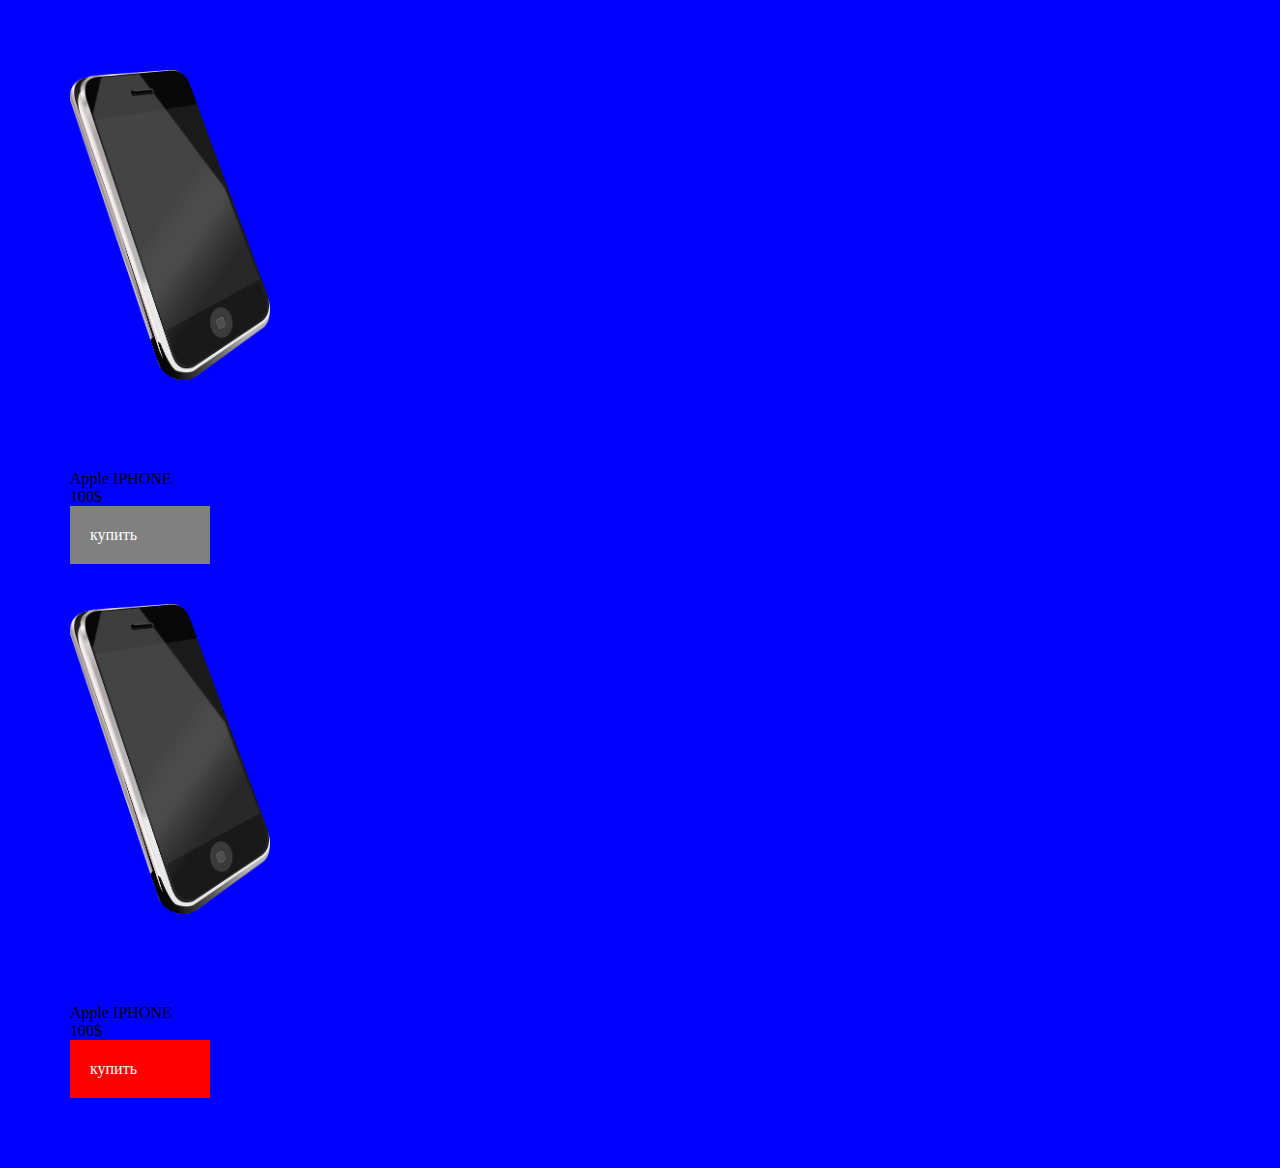
<file: lessons/del/index.html>
<!DOCTYPE html>
<html lang="en">
<head>
    <meta charset="UTF-8">
    <title>SASS</title>

    <link rel="stylesheet" href="css/style.css" type="text/css">

</head>
<body>
    <div class="wrapper">
        <div class="products">
            <div class="productsItem">
                <div class="productsItem__img">
                    <img src="img/phone.png" alt="">
                </div>
                <!-- /.productsItem__img -->
                <div class="productsItem__descr">Apple IPHONE</div>
                <!-- /.productsItem__descr -->
                <div class="productsItem__price">100$</div>
                <!-- /.productsItem__price -->
                <div class="productsItem__btn productsItem__btn-unactive">купить</div>
                <!-- /.productsItem__btn -->
            </div>
            <div class="productsItem">
                <div class="productsItem__img">
                    <img src="img/phone.png" alt="">
                </div>
                <!-- /.productsItem__img -->
                <div class="productsItem__descr">Apple IPHONE</div>
                <!-- /.productsItem__descr -->
                <div class="productsItem__price">100$</div>
                <!-- /.productsItem__price -->
                <div class="productsItem__btn ">купить</div>
                <!-- /.productsItem__btn -->
            </div>
        </div>
    </div>
</body>
</html>
</file>
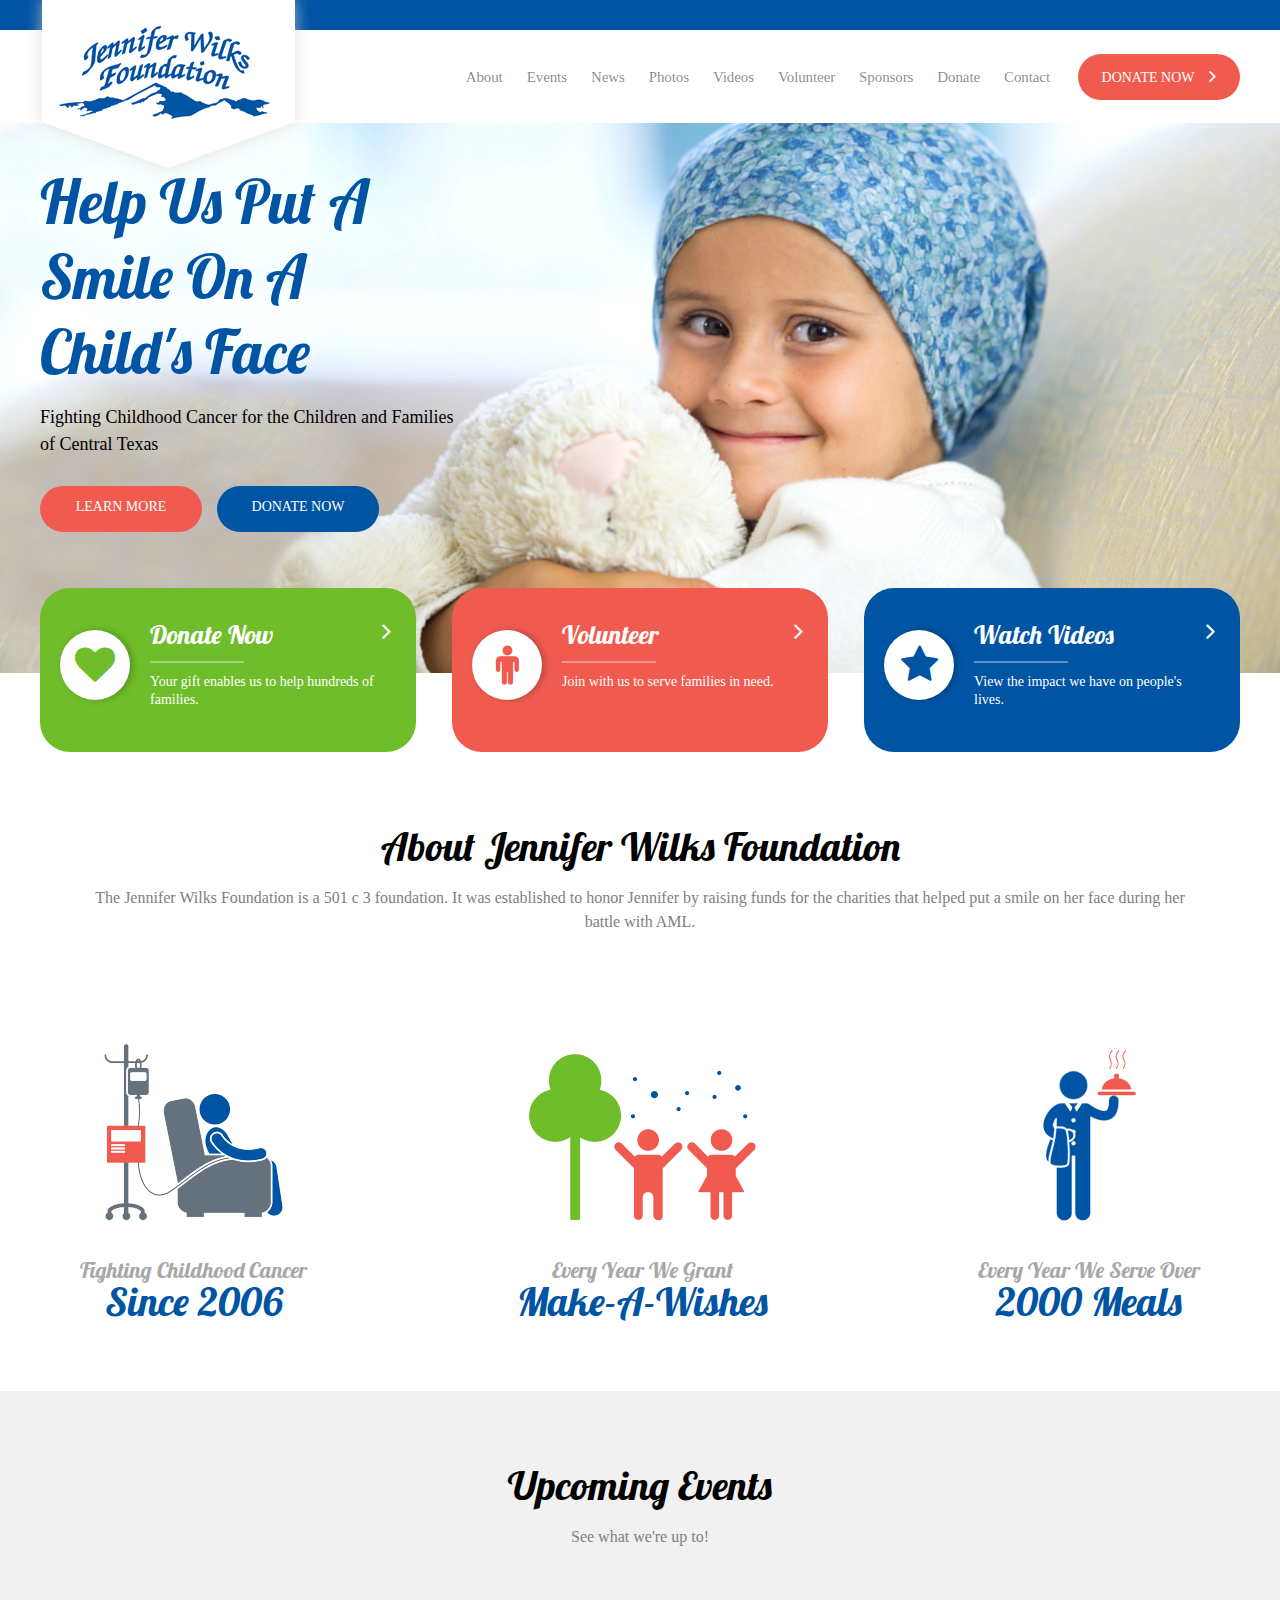
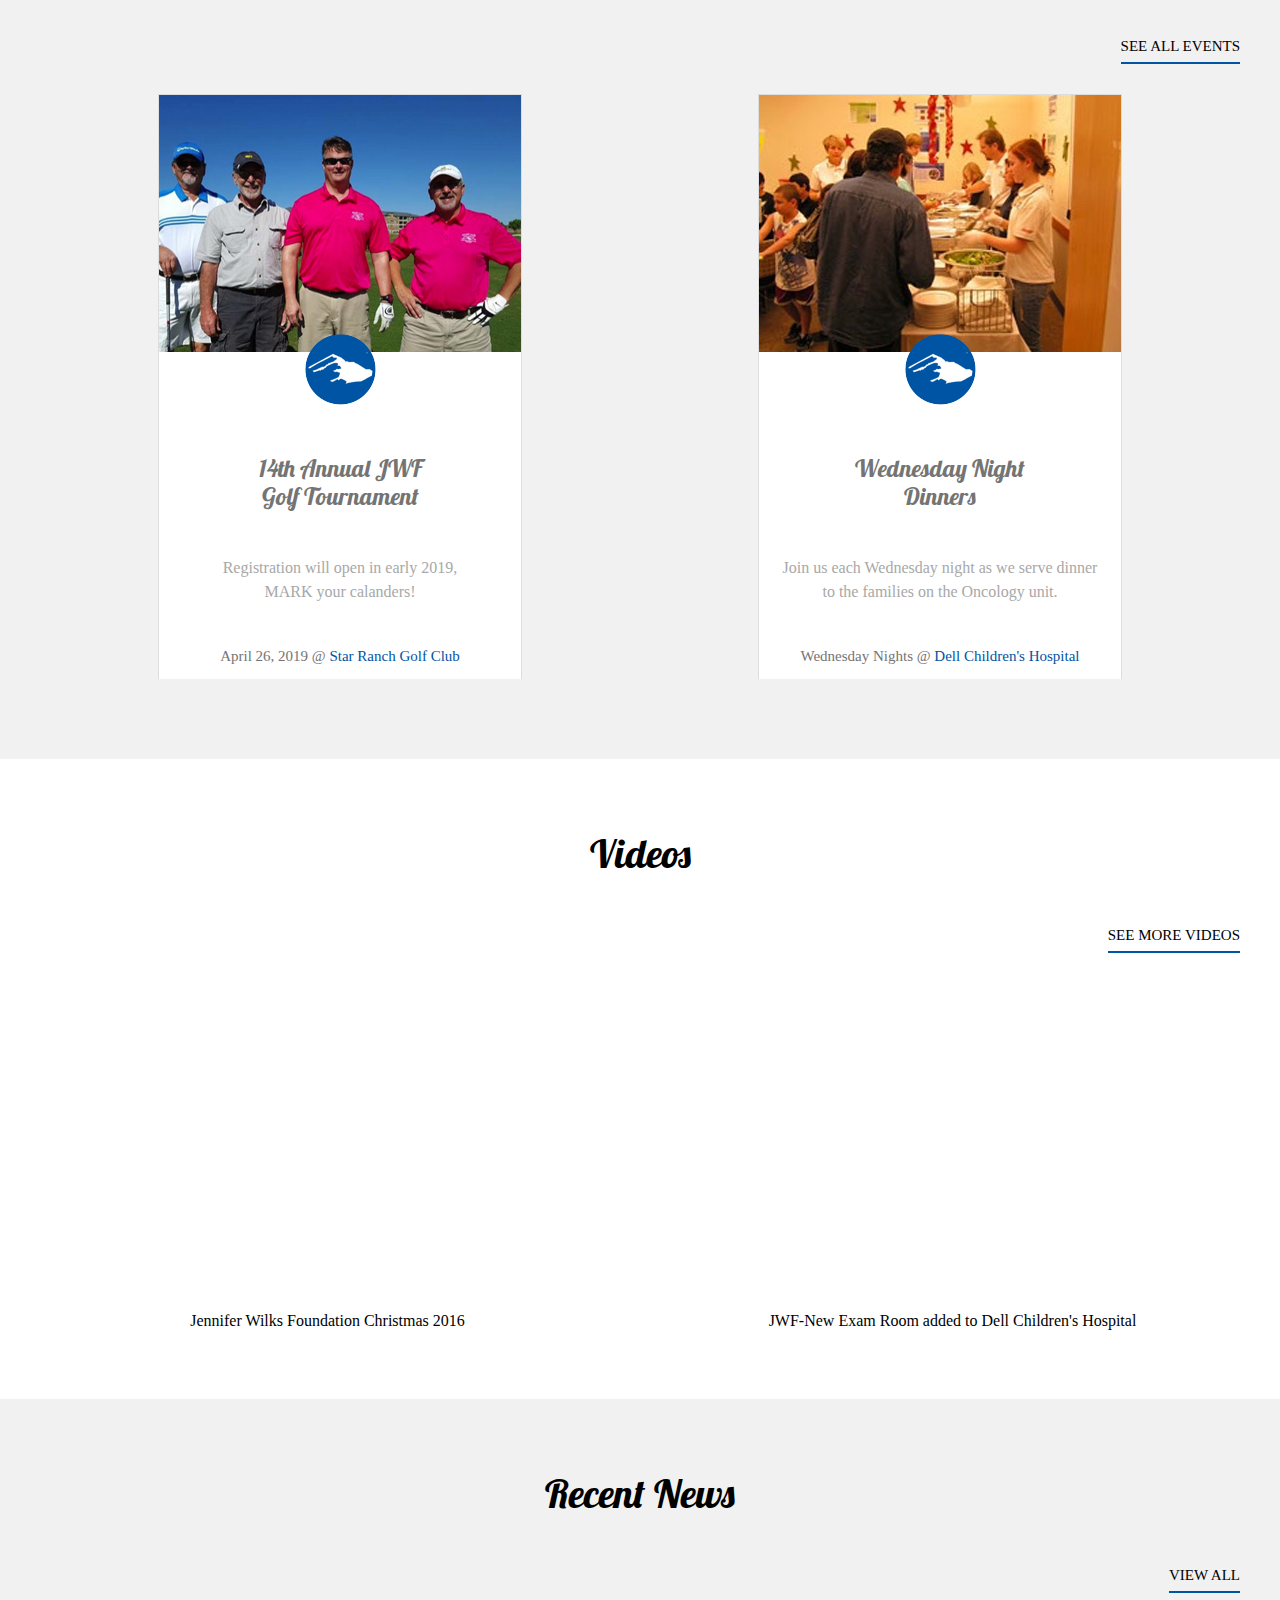
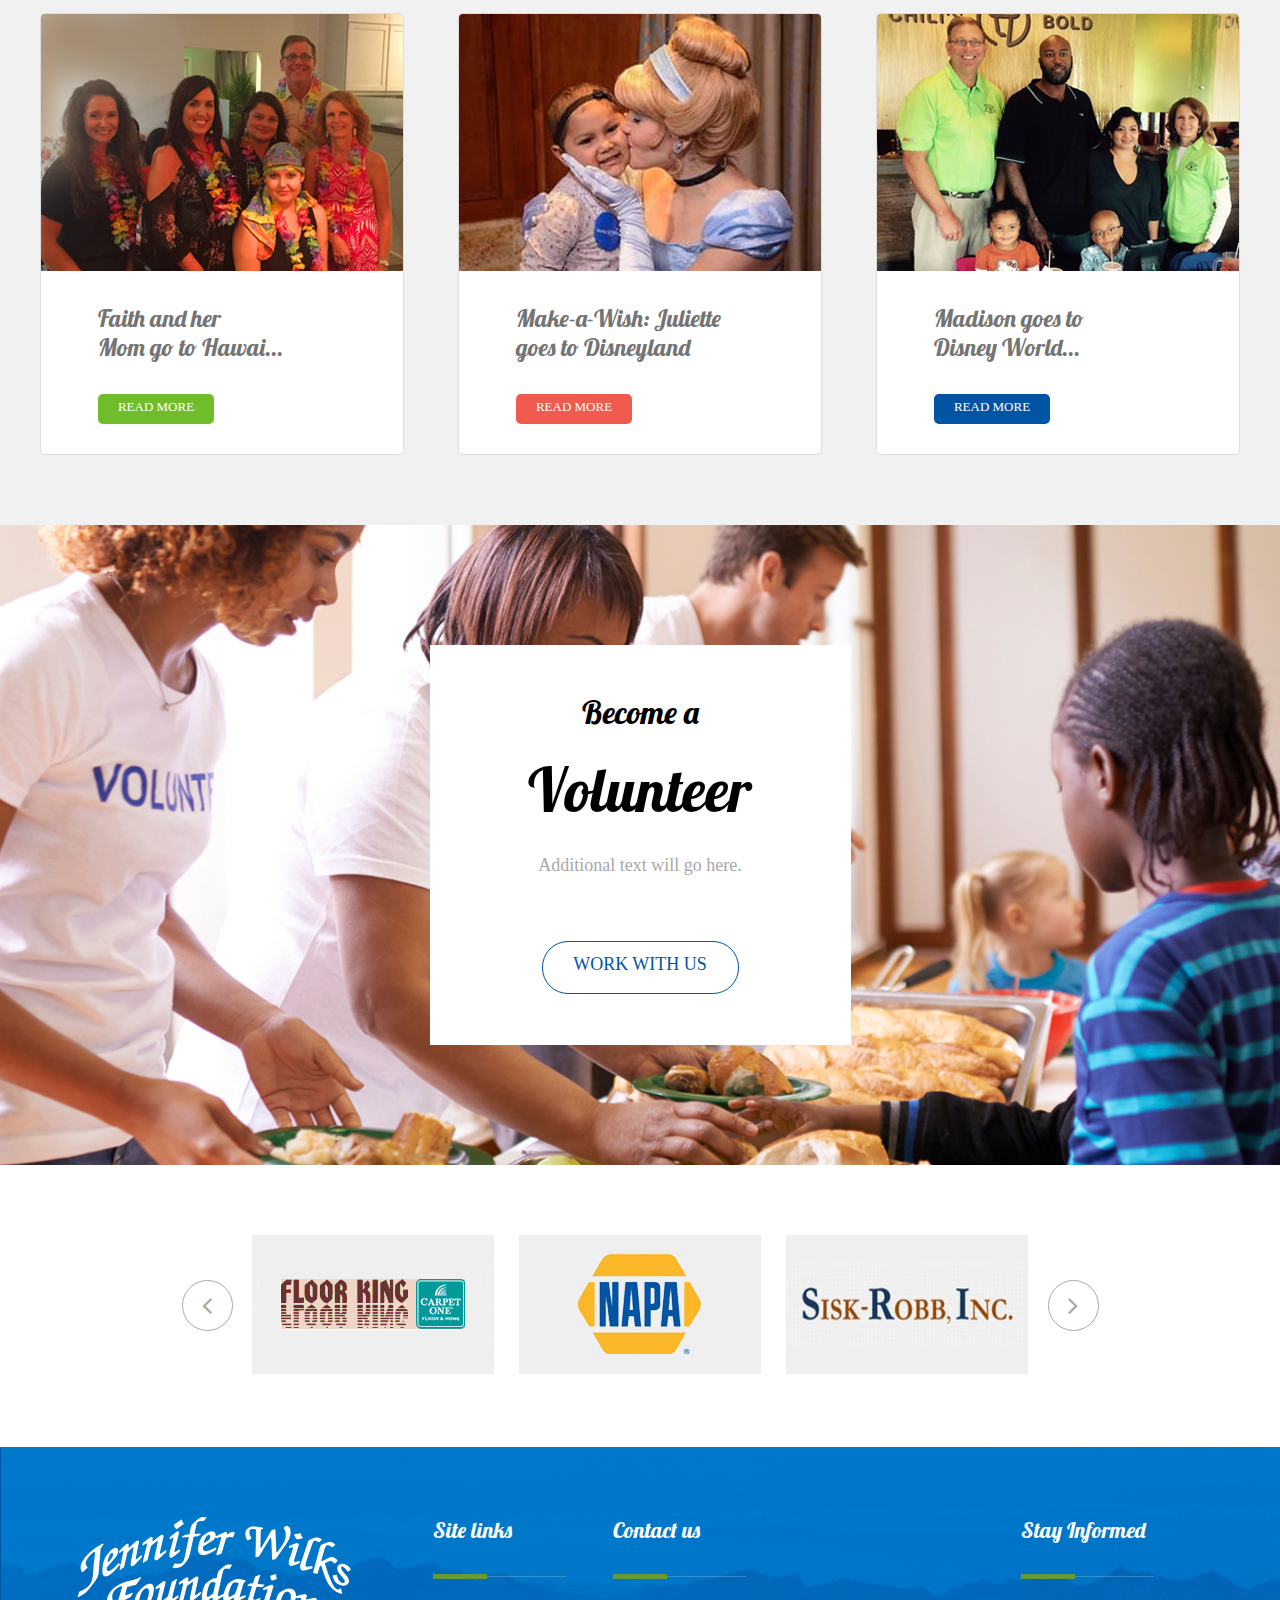
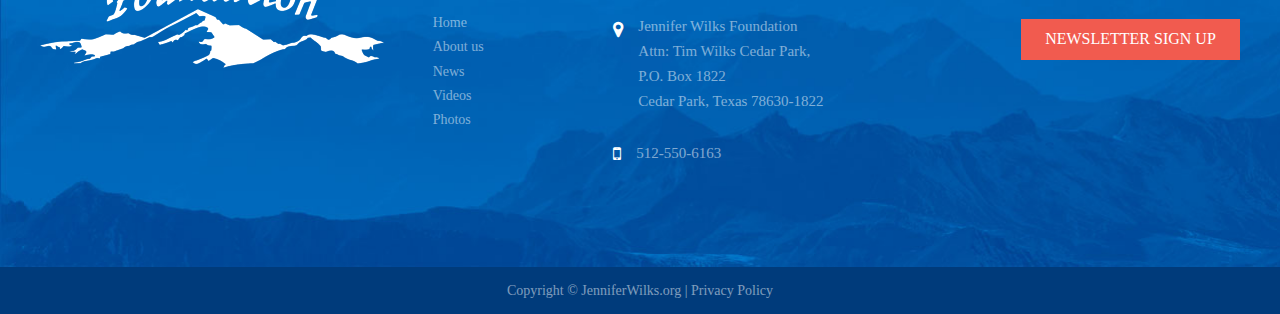
<file: lessons/final/index.html>
<!DOCTYPE html>
<html lang="en">
<head>
    <meta charset="utf-8">
    <meta http-equiv="X-UA-Compatible" content="IE=edge">
    <meta name="viewport" content="width=device-width, initial-scale=1">
    <title>Jennifer Wilks Foundation</title>  
    <link rel="stylesheet" href="./css/style.css" type="text/css">
    <link rel="stylesheet" href="./css/font-awesome.css" type="text/css">
    <link rel="stylesheet" href="./css/font.css">
    <link rel="stylesheet" href="https://use.fontawesome.com/releases/v5.1.0/css/all.css" integrity="sha384-lKuwvrZot6UHsBSfcMvOkWwlCMgc0TaWr+30HWe3a4ltaBwTZhyTEggF5tJv8tbt" crossorigin="anonymous">
    <script src="https://ajax.googleapis.com/ajax/libs/jquery/3.3.1/jquery.min.js"></script>
    <script src="./js/main.js" type="text/javascript"></script>
</head>
<body>
<div class="main-wrapper">
    <header>
        <div class="social" id="social">
            <div class="wrapper">
                <div class="logo">
                    <a href="/"><img src="./img/logo.png" alt="logo"></a>
                </div>
                <div class="icons">
                    <ul>
                        <li><a href="#"><i class="fab fa-facebook "></i></a></li>
                        <li><a href="#"><i class="fab fa-twitter-square"></i></a></li>
                        <li><a href="#"><i class="fab fa-instagram"></i></a></li>
                        <li><a href="#"><i class="fab fa-youtube-square"></i></a></li>
                    </ul>
                </div>
            </div>
        </div>
        <div class="wrapper">
            <div class="nav-section">
                <nav>
                    <ul id="horizontal">
                        <li><a href="#" >About</a></li>
                        <li><a href="#" >Events</a></li>
                        <li><a href="#" >News</a></li>
                        <li><a href="#" >Photos</a></li>
                        <li><a href="#" >Videos</a></li>
                        <li><a href="#" >Volunteer</a></li>
                        <li><a href="#">Sponsors</a></li>
                        <li><a href="#">Donate</a></li>
                        <li><a href="#" >Contact</a></li>

                    </ul>
                    <div class="burger-menu cl-light-gray fs24">
                        <i class="fa fa-bars" aria-hidden="true"></i>
                        <div class="burger-menu-items">
                            <ul id="vertical">
                                <li><a href="#" >About</a></li>
                                <li><a href="#" >Events</a></li>
                                <li><a href="#" >News</a></li>
                                <li><a href="#" >Photos</a></li>
                                <li><a href="#" >Videos</a></li>
                                <li><a href="#" >Volunteer</a></li>
                                <li><a href="#">Sponsors</a></li>
                                <li><a href="#">Donate</a></li>
                                <li><a href="#" >Contact</a></li>
                            </ul>
                        </div>
                    </div>
                </nav>
                <div class="button pink" >
                    <p>donate now</p>
                </div>
            </div>
        </div>
        <div class="slider">
            <div class="wrapper section-flex">
                <div class="user-action">
                    <div class="action-header"><h1>Help Us Put A Smile On A Child's Face</h1></div>
                    <div class="action-description">
                        Fighting Childhood Cancer for the Children and Families of Central Texas
                    </div>
                    <div class="action-button">
                        <div class="button pink" >learn more</div>
                        <div class="button blue" >donate now</div>
                    </div>
                </div>
            </div>
        </div>
      
    </header>
    <div class="main">
            <div class="wrapper">
            <!------------------------Tabs section---------------->
            <div class="main-header">
            <div class="tabs green cl-green" onclick="#">
                <div class="tabs-icon-section">
                    <i class="fa fa-heart" aria-hidden="true"></i>
                </div>
                <div class="tabs-text-section">
                    <div class="tabs-header-section">
                        <div class="header-text"><h3>Donate Now</h3></div>
                        <div class="arrow-right"><i class="fa fa-angle-right" aria-hidden="true"></i></div>
                    </div>
                    <div class="line"></div>
                    <div class="tabs-description open-sans fs14" style="line-height: 18px">Your gift enables us to help hundreds of families.</div>
                </div>
            </div>
            <div class="tabs pink cl-pink" >
                <div class="tabs-icon-section">
                    <i class="fa fa-male" aria-hidden="true"></i>
                </div>
                <div class="tabs-text-section">
                    <div class="tabs-header-section">
                        <div class="header-text"><h3>Volunteer</h3></div>
                        <div class="arrow-right"><i class="fa fa-angle-right" aria-hidden="true"></i></div>
                    </div>
                    <div class="line"></div>
                    <div class="tabs-description open-sans fs14" style="line-height: 18px">Join with us to serve families in need.</div>
                </div>
            </div>
            <div class="tabs blue cl-blue" >
                <div class="tabs-icon-section">
                    <i class="fa fa-star" aria-hidden="true"></i>
                </div>
                <div class="tabs-text-section">
                    <div class="tabs-header-section">
                        <div class="header-text"><h3>Watch Videos</h3></div>
                        <div class="arrow-right"><i class="fa fa-angle-right" aria-hidden="true"></i></div>
                    </div>
                    <div class="line"></div>
                    <div class="tabs-description open-sans fs14" style="line-height: 18px">View the impact we have on people's lives.</div>
                </div>
            </div>
        </div>
            <!-----------------MIN tabs section------------------->
            <div class="main-header-min items-flex">
                <div class="tabs green cl-green section-flex" onclick="#">
                    <div class="tabs-header-section items-flex">
                        <div class="tabs-icon-section">
                            <i class="fa fa-heart" aria-hidden="true"></i>
                        </div>
                        <div class="header-text">
                            <h3>Donate Now</h3>
                            <div class="line"></div>
                        </div>
                        <div class="arrow-right cl-white fs32"><i class="fa fa-angle-right" aria-hidden="true"></i>
                        </div>
                    </div>
                    <div class="tabs-description cl-white fs14 open-sans">Your gift enables us to help hundreds of families.</div>
                </div>
                <div class="tabs pink cl-pink section-flex" onclick="#">
                    <div class="tabs-header-section items-flex">
                        <div class="tabs-icon-section">
                            <i class="fa fa-male" aria-hidden="true"></i>
                        </div>
                        <div class="header-text">
                            <h3>Volunteer</h3>
                            <div class="line"></div>
                        </div>
                        <div class="arrow-right cl-white fs32"><i class="fa fa-angle-right" aria-hidden="true"></i>
                        </div>
                    </div>
                    <div class="tabs-description cl-white fs14 open-sans">Join with us to serve families in need.</div>
                </div>
                <div class="tabs blue cl-blue section-flex" onclick="#">
                    <div class="tabs-header-section items-flex">
                        <div class="tabs-icon-section">
                            <i class="fa fa-star" aria-hidden="true"></i>
                        </div>
                        <div class="header-text">
                            <h3>Watch Videos</h3>
                            <div class="line"></div>
                        </div>
                        <div class="arrow-right cl-white fs32"><i class="fa fa-angle-right" aria-hidden="true"></i>
                        </div>
                    </div>
                    <div class="tabs-description cl-white fs14 open-sans">View the impact we have on people's lives.</div>
                </div>
            </div>
        <!----------------About Section----------------->
        <div class="wrapper-about">
            <div class="about-section section-padding section-flex" id="about">
                <div class="header-section">
                    <div class="text-header"><h2>About Jennifer Wilks Foundation</h2></div>
                    <div class="text-description open-sans fs16"><p>The Jennifer Wilks Foundation is a 501 c 3
                        foundation.
                        It was established to honor Jennifer by raising funds for the charities that helped put a smile
                        on her face during her battle with AML.</p>
                    </div>
                </div>
                <div class="items-section">
                    <div class="items" onclick="#">
                        <div class="items-img"><img src="./img/about-img1.png" alt="about-img1"></div>
                        <p class="fn-lobster fs22 cl-light-gray">Fighting Childhood Cancer</p>
                        <p class="fn-lobster fs40 cl-blue">Since 2006</p>
                    </div>
                    <div class="items" onclick="#">
                        <div class="items-img"><img src="./img/about-img2.png" alt="about-img2"></div>
                        <p class="fn-lobster fs22 cl-light-gray">Every Year We Grant</p>
                        <p class="fn-lobster fs40 cl-blue">Make-A-Wishes</p>
                    </div>
                    <div class="items" onclick="#">
                        <div class="items-img"><img src="./img/about-img3.png" alt="about-img3"></div>
                        <p class="fn-lobster fs22 cl-light-gray">Every Year We Serve Over</p>
                        <p class="fn-lobster fs40 cl-blue">2000 Meals</p>
                    </div>
                </div>
            </div>
        </div>
        </div>
        <!-----------  Calendar section ---------------->
        <div class="calendar-section section-padding light-gray" id="calendar">
            <div class="wrapper section-flex ">
                <div class="header-section">
                    <div class="text-header"><h2>Upcoming Events</h2></div>
                    <div class="text-description open-sans fs16"><p>See what we're up to!</p></div>
                </div>
                <div class="see-all" onclick="#">
                    <p class="Galano-Grotesque fs15 cl-black">see all events</p>
                </div>
                <div class="calendar-items-section items-flex" onclick="#">
                    <div class="calendar-items section-flex" style="margin: 10px auto 10px auto">
                        <div class="img-title"><img src="./img/calendar-img1.jpg" alt="calendar-img1.jpg"></div>
                        <div class="img-logo"><img src="./img/mini-logo.png" alt="mini-logo"></div>
                        <div class="items-text-header fn-lobster fs24 cl-gray">
                            <p>14th Annual JWF</p>
                            <p>Golf Tournament</p>
                        </div>
                        <div class="items-text-description open-sans cl-light-gray fs16">Registration will open in early 2019,<br />MARK your calanders!</div>
                        <div class="date open-sans fs15">
                            <p class="cl-gray">April 26, 2019 @ <span class="cl-blue">Star Ranch Golf Club</span><br />&nbsp;</p>
                        </div>
                    </div>
                    <div class="calendar-items section-flex" style="margin: 10px auto 10px auto">
                        <div class="img-title"><img src="./img/calendar-img2.jpg" alt="calendar-img2.jpg"></div>
                        <div class="img-logo"><img src="./img/mini-logo.png" alt="mini-logo"></div>
                        <div class="items-text-header fn-lobster fs24 cl-gray">
                            <p>Wednesday Night</p>
                            <p>Dinners</p>
                        </div>
                        <div class="items-text-description open-sans cl-light-gray fs16">Join us each Wednesday night as we serve dinner to the families on the Oncology unit.</div>
                        <div class="date open-sans fs15">
                            <p class="cl-gray">Wednesday Nights @ <span class="cl-blue">Dell Children's Hospital</span><br />&nbsp;</p>
                        </div>
                    </div>
                </div>
            </div>
        </div>
        <!----------- Video Section     --------->
        <div class="wrapper">
            <div class="video-section section-flex section-padding" id="video">
                <div class="header-section">
                    <div class="text-header"><h2>Videos</h2></div>
                </div>
                <div class="see-all" onclick="#">
                    <p class="Galano-Grotesque fs15 cl-black">see more videos</p>
                </div>
                <div class="video-items-section items-flex">
                    <div class="video-items">
                        <div class="vimeo-video">
                            <iframe src="https://player.vimeo.com/video/197232231" width="100%" height="100%" frameborder="0" webkitallowfullscreen mozallowfullscreen allowfullscreen></iframe>
                        </div>
                        <center><p class="open-sans fs20">Jennifer Wilks Foundation Christmas 2016</p></center>
                    </div>
                    <div class="video-items">
                        <div class="vimeo-video">
                            <iframe src="https://player.vimeo.com/video/148309252" width="100%" height="100%" frameborder="0" webkitallowfullscreen mozallowfullscreen allowfullscreen></iframe>
                        </div>
                        <center><p class="open-sans fs20">JWF-New Exam Room added to Dell Children's Hospital</p></center>
                    </div>
                </div>
            </div>
        </div>
        <!--------------News Section------------------->
        <div class="calendar-section section-padding light-gray" id="news">
            <div class="wrapper section-flex ">
                <div class="header-section">
                    <div class="text-header"><h2>Recent News</h2></div>
                </div>
                <div class="see-all" onclick="#">
                    <p class="Galano-Grotesque fs15 cl-black">view all</p>
                </div>
                <div class="news-items-section items-flex">
                    <div class="news-items section-flex" onclick="#">
                        <div class="img-title"><img src="img/news-img2.jpg" alt="news-img2.jpg"></div>
                        <div class="wrapper-items section-flex">
                            <div class="items-text-header fn-lobster fs24 cl-gray">
                                <p>Faith and her</p>
                                <p>Mom go to Hawai...</p>
                            </div>
                            <div class="news-button Galano-Grotesque green cl-white fs13" onclick="#">read more</div>
                        </div>
                    </div>
                    <div class="news-items section-flex" onclick="#">
                        <div class="img-title"><img src="./img/news-img3.jpg" alt="news-img3.jpg"></div>
                        <div class="wrapper-items section-flex">
                            <div class="items-text-header fn-lobster fs24 cl-gray">
                                <p>Make-a-Wish: Juliette</p>
                                <p>goes to Disneyland</p>
                            </div>
                            <div class="news-button Galano-Grotesque pink cl-white fs13" onclick="#">read more</div>
                        </div>
                    </div>
                    <div class="news-items section-flex" onclick="#">
                        <div class="img-title"><img src="img/news-img1.jpg" alt="news-img1.jpg"></div>
                        <div class="wrapper-items section-flex">
                            <div class="items-text-header fn-lobster fs24 cl-gray">
                                <p>Madison goes to</p>
                                <p> Disney World...</p>
                            </div>
                            <div class="news-button Galano-Grotesque blue cl-white fs13" onclick="#">read more</div>
                        </div>
                    </div>
                 </div>
            </div>
         </div>
        <!---------------Volunteer section------------------>
        <div class="volunteer-section" id="volunteer">
            <div class="volunteer-main-block section-flex white">
                <p class="fn-lobster fs32 cl-black">Become a</p>
                <p class="fn-lobster fs60 cl-black">Volunteer</p>
                <p class="Galano-Grotesque fs18 cl-light-gray">Additional text will go here.</p>
                <div class="volunteer-button Galano-Grotesque fs18 cl-blue" onclick="#">work with us</div>
            </div>
        </div>
        <!--------------------Partners---------------------->
        <div class="partners-section items-flex" id="partners">
            <div class="wrapper-slider" id="slider">
                <div class="scroll" id="scroll-left">
                    <i class="fa fa-angle-left" aria-hidden="true"></i>
                </div>
                <div class="scroll" id="scroll-right">
                    <i class="fa fa-angle-right" aria-hidden="true"></i>
                </div>
                <div class="slider-visible" >
                    <div class="slider-items " id="a1">
                        <a href="https://www.floorking.net/" target="_blank">
                            <img src="img/partner-img1.jpg" alt="Floor King">
                        </a>
                    </div>
                    <div class="slider-items " id="a2">
                        <a href="" target="_blank">
                            <img src="img/partner-img2.jpg" alt="Napa">
                        </a>
                    </div>
                    <div class="slider-items " id="a3">
                        <a href="#" target="_blank">
                            <img src="img/partner-img3.jpg" alt="Sisk-Robb, Inc.">
                        </a>
                    </div>
                </div>
            </div>
        </div>
    </div>
    <footer>
        <div class="footer-section section-padding" id="footer">
            <div class="wrapper">
                <div class="footer cl-white items-flex">
                    <div class="footer-logo footer-section-flex footer-margin">
                        <div class="logo-img"><img src="./img/footer-logo.png" alt="footer-logo"></div>
                        <div class="social-icon fs24">
                            <ul class="items-flex">
                                <li><a href="#"><i class="fab fa-facebook "></i></a></li>
                                <li><a href="#"><i class="fab fa-twitter-square"></i></a></li>
                                <li><a href="#"><i class="fab fa-instagram"></i></a></li>
                                <li><a href="#"><i class="fab fa-youtube-square"></i></a></li>
                            </ul>
                        </div>
                    </div>
                    <div class="site-links footer-section-flex footer-margin">
                        <div class="block-header fn-lobster fs22">Site links</div>
                        <div class="separator">
                            <div class="thick"></div>
                            <div class="thin"></div>
                        </div>
                        <div class="links open-sans fs14">
                           <ul>
                               <li><a href="#">Home</a></li>
                               <li><a href="#">About us</a></li>
                               <li><a href="#">News</a></li>
                               <li><a href="#">Videos</a></li>
                               <li> <a href="#">Photos</a></li>
                           </ul>
                        </div>
                    </div>
                    <div class="contact-us footer-section-flex footer-margin">
                        <div class="block-header fn-lobster fs22">Contact us</div>
                        <div class="separator">
                            <div class="thick"></div>
                            <div class="thin"></div>
                        </div>
                        <div class="adress-section items-flex">
                            <div class="adress-icon fs18 cl-white margin-r10">
                                <i class="fa fa-map-marker" aria-hidden="true"></i>
                            </div>
                            <div class="adress-info open-sans fs15">
                                <p>Jennifer Wilks Foundation</p>
                                <p>Attn: Tim Wilks  Cedar Park,</p>
                                <p>P.O. Box 1822</p>
                                <p>Cedar Park, Texas 78630-1822</p>
                            </div>
                        </div>
                        <div class="phone-section items-flex">
                            <div class="phone-icon fs18 cl-white margin-r10">
                                <i class="fa fa-mobile" aria-hidden="true"></i>
                            </div>
                            <div class="phone-info open-sans fs15">
                                <p>512-550-6163</p>
                            </div>
                        </div>
                    </div>
                    <div class="stay-in-touch">
                        <div class="block-header fn-lobster fs22">Stay Informed</div>
                        <div class="separator">
                            <div class="thick"></div>
                            <div class="thin"></div>
                        </div>
                        <div class="button-signup pink cl-white Galano-Grotesque fs16" onclick="#">newsletter sign up</div>
                    </div>
                </div>
            </div>
        </div>
        <div class="copyright open-sans fs14">Copyright © JenniferWilks.org | Privacy Policy</div>
    </footer>
</div>
</body>
</html>
</file>
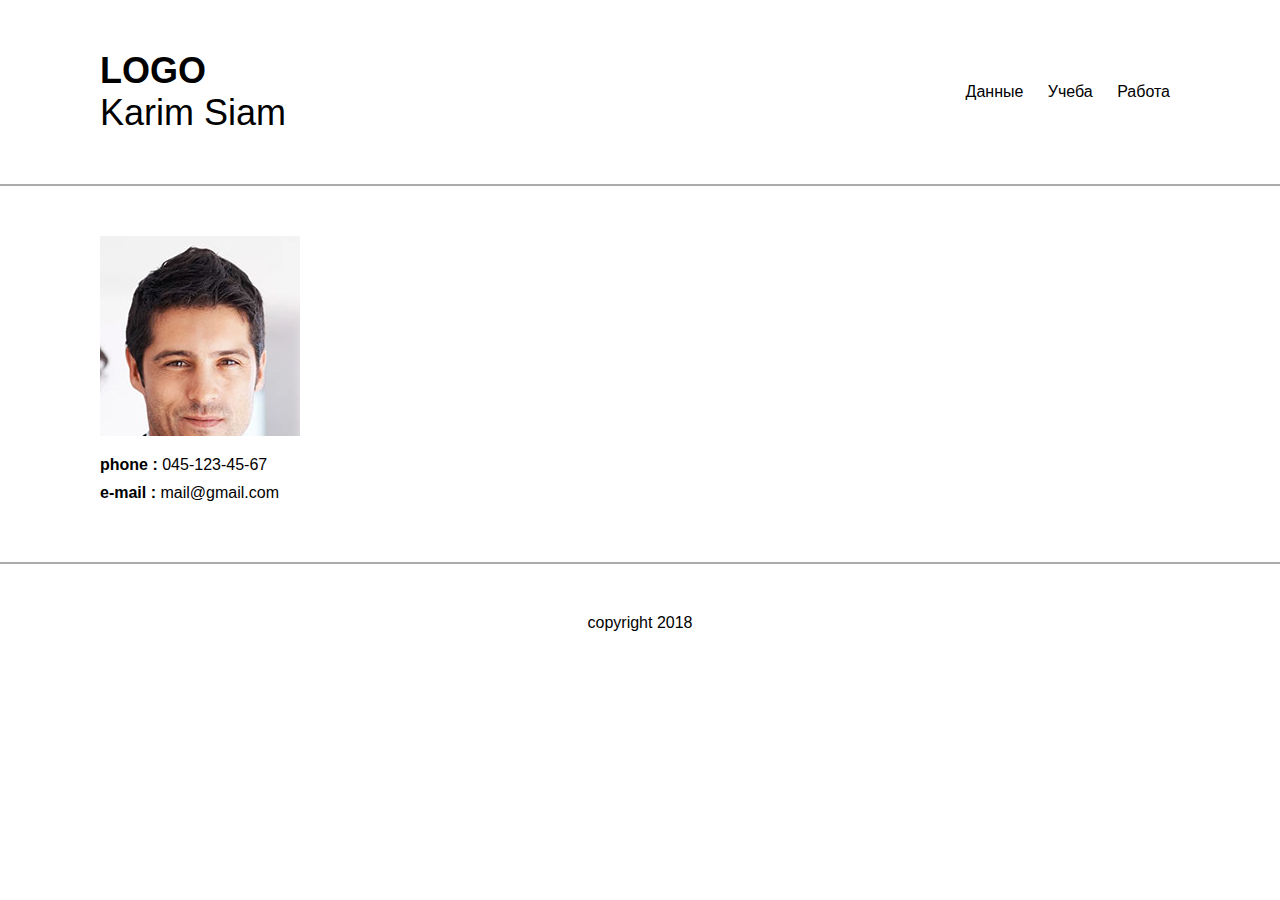
<file: lessons/lesson1/index.html>
<!DOCTYPE html>
<html lang="en">
<head>
    <meta charset="UTF-8">
    <title>1 урок</title>
    <link rel="stylesheet" href="css/style.css" type="text/css">
</head>
<body>
    <header class="header">
        <div class="wrapper">
            <div class="headerBlock">
                <div class="logo">
                    <h1><a href="./index.html">LOGO</a><span>Karim Siam</span></h1>
                </div>
                <div class="menu">
                    <ul>
                        <li><a href="#">Данные</a></li>
                        <li><a href="#">Учеба</a></li>
                        <li><a href="#">Работа</a></li>
                    </ul>
                </div>
            </div>
        </div>
    </header>
    <main class="main">
        <div class="wrapper">
            <div class="photo">
                <img src="img/photo.jpg">
            </div>
            <div class="info">
                <p>phone : <span>045-123-45-67</span></p>
                <p>e-mail : <span>mail@gmail.com</span></p>
            </div>
        </div>
    </main>
    <footer class="footer">
        <div class="wrapper">
            <p>copyright 2018</p>
        </div>
    </footer>
</body>
</html>
</file>
<file: css/style.css>
* {
    padding: 0;
    margin: 0;
}
body {
    font-family: Arial, sans-serif;
}
ul {
    list-style: none;
}
a {
    text-decoration: none;
    font-family: Arial, sans-serif;
    transition: background .3s;
    color: black;
}
img {
    width: 100%;
    height: auto;
}
.clear {
    clear: both;
}
.activePage {
    background: gray;
}

/* header block */
.header {
    width: 100%;
    height: auto;
    background-image: url("../img/header-bg.jpg");  
    position: relative;
    background-size: cover;
    background-position: 50% 50%;
    border-bottom: 2px solid #acacac;
}
.wrapper {
    max-width: 100%;
    margin: 0 auto;
    padding: 50px 100px;

}
.headerBlock {
    display: flex;
    justify-content: space-between;
    align-items: center;
}
/* logo block */
.logo h1 {
    font-family: Arial, sans-serif;
    font-size: 36px;
    font-weight: bold;
}
.logo h1 span {
    display: block;
    font-weight: 400;
}
.logo .info p {
    font-weight: bold;
    margin-bottom: 10px;
    display: inline-block;
    margin-right: 15px;
}
.logo .info p:last-child {
    margin-right: 0;
}

.logo .info span {
    font-weight: normal;
}

/* menu block */
.menu li {
    display: inline-block;
    color: #29dce6;
}.menu li>a {
    display: inline-block;
    color: #29dce6;
}
.menu ul li a {
    display: block;
    padding: 5px 10px;
}

.menu ul li a:hover {
    background: gray;
}
/*main block*/
.main .photo {
    width: 200px;
    height: 200px;
    overflow: hidden;
    margin-bottom: 20px;
    float: left;
    margin-right: 20px;
}

/* footer block*/
.footer {
    border-top: 2px solid #acacac;
    text-align: center;
    width: 100%;
    height: auto;
    background-image: url("../img/footer.jpg");  
    position: relative;
    background-size: cover;
    background-position: 50% 50%;
}

.main {
    width: 100%;
    height: auto;
    background-image: url("../img/bg.jpg");  
    position: relative;
    background-size: cover;
    background-position: 50% 50%;
}

.footer_wrapper {
    color: #29dce6;
}

.test {
    width: 80%;
    background-color: rgba(252, 252, 252, 40%);


}


a.button {
/* background colors */
background-color: #2576e8;

/* Border Radius */
-moz-border-radius: 20px;
-webkit-border-radius: 20px;
border-radius: 20px;

/* Width of button */
width: 130px ;

/* Font style of button */
color: white;
font-size: 14px;
text-align: center;
font-weight: normal;
line-height: 14px;
overflow: hidden;
display: inline-block;
text-decoration: none;
padding: 10px 0px;
}

a:hover.button {
background-color: #6fa0e7;
}
</file>
<file: Build a Complete Personal Portfolio Website Using Only HTML And CSS  Pure HTML And CSS/css/style.css>
*{
	padding: 0;
	margin: 0;
	font-family: 'Josefin Sans', sans-serif;
	box-sizing: border-box;
}
.hero{
	height: 100vh;
	width: 100%;
	background-image: url(../img/background.jpg);
	background-size: cover;
	background-position: center;
}
nav{
	display: flex;
	align-items: center;
	justify-content: space-between;
	padding-top: 45px;
	padding-left: 8%;
	padding-right: 8%;
}
.logo{
	color: white;
	font-size: 35px;
	letter-spacing: 1px;
	cursor: pointer;
}
span{
	color: #f9004d;
}
nav ul li{
	list-style-type: none;
	display: inline-block;
	padding: 10px  25px;
}
nav ul li a{
	color: white;
	text-decoration: none;
	font-weight: bold;
	text-transform: capitalize;
}
nav ul li a:hover{
	color: #f9004d;
	transition: .4s;
}
.btn{
	background-color:#f9004d;
	color: white;
	text-decoration: none;
	border: 2px solid transparent;
	font-weight: bold;
	padding: 10px 25px;
	border-radius: 30px;
	transition: transform .4s; 
}
.btn:hover{
	transform: scale(1.2);
}
.content{
	position: absolute;
	top: 50%;
	left:8%;
	transform: translateY(-50%);
}
h1{
	color: white;
	margin: 20px 0px 20px;
	font-size: 75px;
}
h3{
	color: white;
	font-size: 25px;
	margin-bottom: 50px;
}
h4{
	color: #fcfc;
	letter-spacing: 2px;
	font-size: 20px;
}
.newslatter form{
	width: 380px;
	max-width: 100%;
	position: relative;
}
.newslatter form input:first-child{
	display: inline-block;
	width: 100%;
	padding: 14px 130px 14px 15px;
	border: 2px solid #f9004d;
	outline: none;
	border-radius: 30px;
}
.newslatter form input:last-child{
	position: absolute;
	display: inline-block;
	outline: none;
	border: none;
	padding: 10px 30px;
	border-radius: 30px;
	background-color:#f9004d;
	color: white;
	box-shadow: 0px 0px 5px #000, 0px 0px 15px #858585;
	top: 6px;
	right: 6px; 
}

.about{
	width: 100%;
	padding: 100px 0px;
	background-color: #191919;
}
.about img{
	height: auto;
	width: 430px;
}
.about-text{
	width: 550px;
}
.main{
	width: 1130px;
	max-width: 95%;
	margin: 0 auto;
	display: flex;
	align-items: center;
	justify-content: space-around;
}
.about-text h2{
	color: white;
	font-size: 75px;
	text-transform: capitalize;
	margin-bottom: 20px;
}
.about-text h5{
	color: white;
	letter-spacing: 2px;
	font-size: 22px;
	margin-bottom: 25px;
	text-transform: capitalize;
}
.about-text p{
	color: #fcfc;
	letter-spacing: 1px;
	line-height: 28px;
	font-size: 18px;
	margin-bottom: 45px;
}
button{
	background-color:#f9004d;
	color: white;
	text-decoration: none;
	border: 2px solid transparent;
	font-weight: bold;
	padding: 13px 30px;
	border-radius: 30px;
	transition: .4s; 
}
button:hover{
	background-color: transparent;
	border: 2px solid #f9004d;
	cursor: pointer;
}

.service{
	background: #101010;
	width: 100%;
	padding: 100px 0px;
}
.title h2{
	color: white;
	font-size: 75px;
	width: 1130px;
	margin: 30px auto;
	text-align: center;
}
.box{
	display: flex;
	justify-content: center;
	align-items: center;
	min-height: 400px;
}
.card{
	height: 365px;
	width: 335px;
	padding: 20px 35px;
	background: #191919;
	border-radius: 20px;
	margin: 15px;
	position: relative;
	overflow: hidden;
	text-align: center;
}
.card i{
	font-size: 50px;
	display: block;
	text-align: center;
	margin: 25px 0px;
	color: #f9004d;

}
h5{
	color: white;
	font-size: 23px;
	margin-bottom: 15px;
}
.pra p{
	color: #fcfc;
	font-size: 16px;
	line-height: 27px;
	margin-bottom: 25px;
}
.card .button{
	background-color:#f9004d;
	color: white;
	text-decoration: none;
	border: 2px solid transparent;
	font-weight: bold;
	padding: 9px 22px;
	border-radius: 30px;
	transition: .4s; 
}
.card .button:hover{
	background-color: transparent;
	border: 2px solid #f9004d;
	cursor: pointer;
}
.contact-me{
	width: 100%;
	height: 290px;
	background: #191919;
	display: flex;
	align-items: center;
	flex-direction: column;
	justify-content: center;
}
.contact-me p{
	color: white;
	font-size: 30px;
	font-weight: bold;
	margin-bottom: 25px;
}
.contact-me .button-two{
	background-color:#f9004d;
	color: white;
	text-decoration: none;
	border: 2px solid transparent;
	font-weight: bold;
	padding: 13px 30px;
	border-radius: 30px;
	transition: .4s; 
}
.contact-me .button-two:hover{
	background-color: transparent;
	border: 2px solid #f9004d;
	cursor: pointer;
}
footer{
	position: relative;
	width: 100%;
	height: 400px;
	background: #101010;
	display: flex;
	flex-direction: column;
	align-items: center;
	justify-content: center;
}
footer p:nth-child(1){
	font-size: 30px;
	color: white;
	margin-bottom: 20px;
	font-weight: bold;
}
footer p:nth-child(2){
	color: white;
	font-size: 17px;
	width: 500px;
	text-align: center;
	line-height: 26px;
}
.social{
	display: flex;
}
.social a{
	width: 45px;
	height: 45px;
	display: flex;
	align-items: center;
	justify-content: center;
	background:  #f9004d;
	border-radius: 50%;
	margin: 22px 10px;
	color: white;
	text-decoration: none;
	font-size: 20px;
}
.social a:hover{
	transform: scale(1.3);
	transition: .3s;
}
.end{
	position: absolute;
	color:#f9004d;
	bottom: 35px;
	font-size: 14px; 
}
</file>
<file: codezilla-website/style.css>
@import url('https://fonts.googleapis.com/css2?family=Poppins:ital,wght@0,100;0,200;0,300;0,400;0,500;0,600;0,700;0,800;0,900;1,100;1,200;1,300;1,400;1,500;1,600;1,700;1,800;1,900&display=swap');

*{
    font-family: 'Poppins', sans-serif;
    margin: 0;
    padding: 0;
    box-sizing: border-box;
    scroll-behavior: smooth; 
}


header {
    background-color: #f0f0f0;
    width: 100%;
    position: fixed;
    z-index: 999;
    display: flex;
    justify-content: space-between;
    align-items: center;
    padding: 10px 200px ;
}

.logo{
    text-decoration: none;
    color: #3a6cf4;
    text-transform: uppercase;
    font-weight: 700;
    font-size: 1.8em;
}

.navigation a{
    color: #3a6cf4;
    text-decoration: none;
    font-size: 1.1em;
    font-weight: 500;
    padding-left: 30px;
}

.navigation a:hover{
    color: #601cfc;
}

section {
    padding: 100px 200px;
}

.main {
    width: 100%;
    min-height: 100vh;
    display: flex;
    align-items: center;
    background: url(images/background.jpeg) no-repeat;
    background-size: cover;
    background-position: center;
    background-attachment: fixed;
}

.main h2 {
    color: #fff;
    font-size: 1.4em;
    font-weight: 500;
}

.main h2 span {
    display: inline-block;
    margin-top: 10px;
    color: #4e9eff;
    font-size: 3em;
    font-weight: 600;
}

.main h3 {
    color: #fff;
    font-size: 2em;
    font-weight: 700;
    letter-spacing: 1px;
    margin-top: 10px;
    margin-bottom: 30px;
}

.main-btn {
    color: #fff;
    background-color: #3a6cf4;
    text-decoration: none;
    font-size: 1.1em;
    font-weight: 600;
    display: inline-block;
    padding: 0.9375em 2.1875em;
    letter-spacing: 1px;
    border-radius: 15px;
    margin-bottom: 40px;
    transition: 0.7s ease;
}

.main-btn:hover {
    background-color: #0a49f6;
    transform: scale(1.1);
}

.social-icons a {
    color: #fff;
    font-size: 1.7em;
    padding-right: 30px;
}

.title {
    display: flex;
    justify-content: center;
    color: #3a6cf4;
    font-size: 2.2em;
    font-weight: 800;
    margin-bottom: 30px;
}

.content {
    display: flex;
    justify-content: center;
    flex-direction: row;
    flex-wrap: wrap;
}

.card {
    background-color: #fff;
    width: 21.25em;
    box-shadow: 0 5px 25px rgba(1 1 1 / 15%);
    border-radius: 10px;
    padding: 25px;
    margin: 15px;
    transition: 0.7s ease;
}

.card:hover {
    transform: scale(1.1);
}

.card .icon {
    color: #3a6cf4;
    font-size: 8em;
    text-align: center;
}

.info {
    text-align: center;
}

.info h3{
    color: #3a6cf4;
    font-size: 1.2em;
    font-weight: 700;
    margin: 10px;
}

.projects {
    background-color: #000016;
}

.projects .content{
    margin-top: 30px;
}

.project-card {
    background-color: #fff;
    border: 1px solid #fff;
    min-height: 14em;
    width: 23em;
    overflow: hidden;
    border-radius: 10px;
    margin: 20px;
    transition: 0.7s ease;
}

.project-card:hover {
   transform: scale(1.1);
}

.project-card:hover .project-image {
    opacity: 0.9;
 }

.project-image img{
    width: 100%
}

.project-info {
    padding: 1em;
}

.project-category {
    font-size: 0.8em;
    color: #000;
}

.project-title {
    display: flex;
    justify-content: space-between;
    text-transform: uppercase;
    font-weight: 800;
    margin-top: 10px;
}

.more-details {
    text-decoration: none;
    color: #3a6cf4;
}

.more-details:hover {
    color: #601cfc;
}

.contact .icon{
    font-size: 4.5em;
}

.contact .info h3 {
    color: #000;
}

.contact .info p {
    font-size: 1.5em;
}

.footer {
    background-color: #000016;
    color: #fff;
    padding: 2em;
    display: flex;
    justify-content: space-between;
}

.footer-title {
    font-size: 1.3em;
    font-weight: 600;
}

.footer-title span {
    color: #3a6cf4;
}

.footer .social-icons a{
    font-size: 1.3em;
    padding: 0 12px 0 0;
}

@media (max-width:1023px){
    header{
        padding: 12px 20px;
    }

    .navigation a{
        padding-left: 10px;
    }

    .title{
        font-size: 1.8em;
    }

    section{
        padding: 80px 20px;
    }

    .main-content h2{
        font-size: 1em;
    }

    .main-content h3{
        font-size: 1.6em;
    }

    .content{
        flex-direction: column;
        align-items: center;
    }

}

@media (max-width:641px){
    body{
        font-size: 12px;
    }

    .main-content h2{
        font-size: 0.8em;
    }

    .main-content h3{
        font-size: 1.4em;
    }
}

@media (max-width:300px){
    body{
        font-size: 10px;
     
    }
}
</file>
<file: coffee website/css/style.css>
@import url('https://fonts.googleapis.com/css2?family=Roboto:wght@100;300;400;500;700&display=swap');

:root{
    --main-color:#d3ad7f;
    --black:#13131a;
    --bg:#010103;
    --border:.1rem solid rgba(255,255,255,.3);
}

*{
    font-family: 'Roboto', sans-serif;
    margin:0; padding:0;
    box-sizing: border-box;
    outline: none; border:none;
    text-decoration: none;
    text-transform: capitalize;
    transition: .2s linear;
}

html{
    font-size: 62.5%;
    overflow-x: hidden;
    scroll-padding-top: 9rem;
    scroll-behavior: smooth;
}

html::-webkit-scrollbar{
    width: .8rem;
}

html::-webkit-scrollbar-track{
    background: transparent;
}

html::-webkit-scrollbar-thumb{
    background: #fff;
    border-radius: 5rem;
}

body{
    background: var(--bg);
}

section{
    padding:2rem 7%;
}

.heading{
    text-align: center;
    color:#fff;
    text-transform: uppercase;
    padding-bottom: 3.5rem;
    font-size: 4rem;
}

.heading span{
    color:var(--main-color);
    text-transform: uppercase;
}

.btn{
    margin-top: 1rem;
    display: inline-block;
    padding:.9rem 3rem;
    font-size: 1.7rem;
    color:#fff;
    background: var(--main-color);
    cursor: pointer;
}

.btn:hover{
    letter-spacing: .2rem;
}

.header{
    background: var(--bg);
    display: flex;
    align-items: center;
    justify-content: space-between;
    padding:1.5rem 7%;
    border-bottom: var(--border);
    position: fixed;
    top:0; left: 0; right: 0;
    z-index: 1000;
}

.header .logo img{
    height: 6rem;
}

.header .navbar a{
    margin:0 1rem;
    font-size: 1.6rem;
    color:#fff;
}

.header .navbar a:hover{
    color:var(--main-color);
    border-bottom: .1rem solid var(--main-color);
    padding-bottom: .5rem;
}

.header .icons div{
    color:#fff;
    cursor: pointer;
    font-size: 2.5rem;
    margin-left: 2rem;
}

.header .icons div:hover{
    color:var(--main-color);
}

#menu-btn{
    display: none;
}

.header .search-form{
    position: absolute;
    top:115%; right: 7%;
    background: #fff;
    width: 50rem;
    height: 5rem;
    display: flex;
    align-items: center;
    transform: scaleY(0);
    transform-origin: top;
}

.header .search-form.active{
    transform: scaleY(1);
}

.header .search-form input{
    height: 100%;
    width: 100%;
    font-size: 1.6rem;
    color:var(--black);
    padding:1rem;
    text-transform: none;
}

.header .search-form label{
    cursor: pointer;
    font-size: 2.2rem;
    margin-right: 1.5rem;
    color:var(--black);
}

.header .search-form label:hover{
    color:var(--main-color);
}

.header .cart-items-container{
    position: absolute;
    top:100%; right: -100%;
    height: calc(100vh - 9.5rem);
    width: 35rem;
    background: #fff;
    padding:0 1.5rem;
}

.header .cart-items-container.active{
    right: 0;
}

.header .cart-items-container .cart-item{
    position: relative;
    margin:2rem 0;
    display: flex;
    align-items: center;
    gap:1.5rem;
}

.header .cart-items-container .cart-item .fa-times{
    position: absolute;
    top:1rem; right: 1rem;
    font-size: 2rem;
    cursor: pointer;
    color: var(--black);
}

.header .cart-items-container .cart-item .fa-times:hover{
    color:var(--main-color);
}

.header .cart-items-container .cart-item img{
    height: 7rem;
}

.header .cart-items-container .cart-item .content h3{
    font-size: 2rem;
    color:var(--black);
    padding-bottom: .5rem;
}

.header .cart-items-container .cart-item .content .price{
    font-size: 1.5rem;
    color:var(--main-color);
}

.header .cart-items-container .btn{
    width: 100%;
    text-align: center;
}

.home{
    min-height: 100vh;
    display: flex;
    align-items: center;
    background:url(../images/home-img.jpeg) no-repeat;
    background-size: cover;
    background-position: center;
}

.home .content{
    max-width: 60rem;
}

.home .content h3{
    font-size: 6rem;
    text-transform: uppercase;
    color:#fff;
}

.home .content p{
    font-size: 2rem;
    font-weight: lighter;
    line-height: 1.8;
    padding:1rem 0;
    color:#eee;
}

.about .row{
    display: flex;
    align-items: center;
    background:var(--black);
    flex-wrap: wrap;
}

.about .row .image{
    flex:1 1 45rem;
}

.about .row .image img{
    width: 100%;
}
.about .row .content{
    flex:1 1 45rem;
    padding:2rem;
}

.about .row .content h3{
    font-size: 3rem;
    color:#fff;
}

.about .row .content p{
    font-size: 1.6rem;
    color:#ccc;
    padding:1rem 0;
    line-height: 1.8;
}

.menu .box-container{
    display: grid;
    grid-template-columns: repeat(auto-fit, minmax(30rem, 1fr));
    gap:1.5rem;
}

.menu .box-container .box{
    padding:5rem;
    text-align: center;
    border:var(--border);    
}

.menu .box-container .box img{
    height: 10rem;
}

.menu .box-container .box h3{
    color: #fff;
    font-size: 2rem;
    padding:1rem 0;
}

.menu .box-container .box .price{
    color: #fff;
    font-size: 2.5rem;
    padding:.5rem 0;
}

.menu .box-container .box .price span{
    font-size: 1.5rem;
    text-decoration: line-through;
    font-weight: lighter;
}

.menu .box-container .box:hover{
    background:#fff;
}

.menu .box-container .box:hover > *{
    color:var(--black);
}

.products .box-container{
    display: grid;
    grid-template-columns: repeat(auto-fit, minmax(30rem, 1fr));
    gap:1.5rem;
}

.products .box-container .box{
    text-align: center;
    border:var(--border);
    padding: 2rem;
}

.products .box-container .box .icons a{
    height: 5rem;
    width: 5rem;
    line-height: 5rem;
    font-size: 2rem;
    border:var(--border);
    color:#fff;
    margin:.3rem;
}

.products .box-container .box .icons a:hover{
    background:var(--main-color);
}

.products .box-container .box .image{
    padding: 2.5rem 0;
}

.products .box-container .box .image img{
    height: 25rem;
}

.products .box-container .box .content h3{
    color:#fff;
    font-size: 2.5rem;
}

.products .box-container .box .content .stars{
    padding: 1.5rem;
}

.products .box-container .box .content .stars i{
    font-size: 1.7rem;
    color: var(--main-color);
}

.products .box-container .box .content .price{
    color:#fff;
    font-size: 2.5rem;
}

.products .box-container .box .content .price span{
    text-decoration: line-through;
    font-weight: lighter;
    font-size: 1.5rem;
}

.review .box-container{
    display: grid;
    grid-template-columns: repeat(auto-fit, minmax(30rem, 1fr));
    gap:1.5rem;
}

.review .box-container .box{
    border:var(--border);
    text-align: center;
    padding:3rem 2rem;
}

.review .box-container .box p{
    font-size: 1.5rem;
    line-height: 1.8;
    color:#ccc;
    padding:2rem 0;
}

.review .box-container .box .user{
    height: 7rem;
    width: 7rem;
    border-radius: 50%;
    object-fit: cover;
}

.review .box-container .box h3{
    padding:1rem 0;
    font-size: 2rem;
    color:#fff;
}

.review .box-container .box .stars i{
    font-size: 1.5rem;
    color:var(--main-color);
}

.contact .row{
    display: flex;
    background:var(--black);
    flex-wrap: wrap;
    gap:1rem;
}

.contact .row .map{
    flex:1 1 45rem;
    width: 100%;
    object-fit: cover;
}

.contact .row form{
    flex:1 1 45rem;
    padding:5rem 2rem;
    text-align: center;
}

.contact .row form h3{
    text-transform: uppercase;
    font-size: 3.5rem;
    color:#fff;
}

.contact .row form .inputBox{
    display: flex;
    align-items: center;
    margin-top: 2rem;
    margin-bottom: 2rem;
    background:var(--bg);
    border:var(--border);
}

.contact .row form .inputBox span{
    color:#fff;
    font-size: 2rem;
    padding-left: 2rem;
}

.contact .row form .inputBox input{
    width: 100%;
    padding:2rem;
    font-size: 1.7rem;
    color:#fff;
    text-transform: none;
    background:none;
}

.blogs .box-container{
    display: grid;
    grid-template-columns: repeat(auto-fit, minmax(30rem, 1fr));
    gap:1.5rem;
}

.blogs .box-container .box{
    border:var(--border);    
}

.blogs .box-container .box .image{
    height: 25rem;
    overflow:hidden;
    width: 100%;
}

.blogs .box-container .box .image img{
    height: 100%;
    object-fit: cover;
    width: 100%;
}

.blogs .box-container .box:hover .image img{
    transform: scale(1.2);
}

.blogs .box-container .box .content{
    padding:2rem;
}

.blogs .box-container .box .content .title{
    font-size: 2.5rem;
    line-height: 1.5;
    color:#fff;
}

.blogs .box-container .box .content .title:hover{
    color:var(--main-color);
}

.blogs .box-container .box .content span{
    color:var(--main-color);
    display: block;
    padding-top: 1rem;
    font-size: 2rem;
}

.blogs .box-container .box .content p{
    font-size: 1.6rem;
    line-height: 1.8;
    color:#ccc;
    padding:1rem 0;
}

.footer{
    background:var(--black);
    text-align: center;
}

.footer .share{
    padding:1rem 0;
}

.footer .share a{
    height: 5rem;
    width: 5rem;
    line-height: 5rem;
    font-size: 2rem;
    color:#fff;
    border:var(--border);
    margin:.3rem;
    border-radius: 50%;
}

.footer .share a:hover{
    background-color: var(--main-color);
}

.footer .links{
    display: flex;
    justify-content: center;
    flex-wrap: wrap;
    padding:2rem 0;
    gap:1rem;
}

.footer .links a{
    padding:.7rem 2rem;
    color:#fff;
    border:var(--border);
    font-size: 2rem;
}

.footer .links a:hover{
    background:var(--main-color);
}

.footer .credit{
    font-size: 2rem;
    color:#fff;
    font-weight: lighter;
    padding:1.5rem;
}

.footer .credit span{
    color:var(--main-color);
}













/* media queries  */
@media (max-width:991px){

    html{
        font-size: 55%;
    }

    .header{
        padding:1.5rem 2rem;
    }

    section{
        padding:2rem;
    }

}

@media (max-width:768px){

    #menu-btn{
        display: inline-block;
    }

    .header .navbar{
        position: absolute;
        top:100%; right: -100%;
        background: #fff;
        width: 30rem;
        height: calc(100vh - 9.5rem);
    }

    .header .navbar.active{
        right:0;
    }

    .header .navbar a{
        color:var(--black);
        display: block;
        margin:1.5rem;
        padding:.5rem;
        font-size: 2rem;
    }

    .header .search-form{
        width: 90%;
        right: 2rem;
    }

    .home{
        background-position: left;
        justify-content: center;
        text-align: center;
    }

    .home .content h3{
        font-size: 4.5rem;
    }

    .home .content p{
        font-size: 1.5rem;
    }

}

@media (max-width:450px){

    html{
        font-size: 50%;
    }

}
</file>
<file: creative-agency-website-master/css/style.css>
@import url('https://fonts.googleapis.com/css?family=Poppins:200,300,400,500,600,700,800,900&display=swap');

:root {
  --primary-color: #f60f20;
  --secondary-color: #1b206e;
}

/* BASE STYLES */
* {
  box-sizing: border-box;
  margin: 0;
  padding: 0;
}

html,
body {
  font-family: 'Poppins', sans-serif;
  color: #111;
}

h1 {
  font-size: 30px;
  font-weight: 500;
}

p {
  margin: 20px 0 10px;
  font-size: 1.1rem;
}

section {
  display: flex;
  flex-direction: column;
  height: 100vh;
  align-items: center;
  padding: 100px;
  margin-top: 60px;
}

section.home {
  flex-direction: row;
  margin-top: 0;
}

/* BUTTON */
.btn {
  cursor: pointer;
  display: inline-block;
  background: var(--primary-color);
  color: #fff;
  text-decoration: none;
  padding: 10px 30px;
  margin: 20px 0;
  border: 0;
}

.btn:hover {
  transform: scale(0.98);
}

.logo {
  position: absolute;
  top: 30px;
  left: 100px;
  font-size: 2rem;
  font-weight: 700;
  z-index: 20;
}

/* TOGGLE */
.toggle {
  position: fixed;
  top: 0;
  right: 0;
  width: 60px;
  height: 60px;
  background: var(--primary-color) url(../images/menu.png);
  background-size: 30px;
  background-position: center;
  background-repeat: no-repeat;
  z-index: 20;
  cursor: pointer;
}

.toggle.active {
  background: var(--primary-color) url(../images/close.png);
  background-size: 25px;
  background-position: center;
  background-repeat: no-repeat;
}

/* NAVIGATION */
.navigation {
  position: fixed;
  top: 0;
  left: 100%;
  width: 100%;
  height: 100%;
  background-color: #fff;
  z-index: 15;
  display: flex;
  justify-content: center;
  align-items: center;
}

.navigation.active {
  left: 0;
}

.navigation ul {
  position: relative;
}

.navigation ul li {
  position: relative;
  list-style: none;
  text-align: center;
}

.navigation ul li a {
  font-size: 2.2rem;
  color: #111;
  text-decoration: none;
  font-weight: 300;
}

.navigation ul li a:hover {
  color: var(--primary-color);
}

.navigation .social-bar {
  position: absolute;
  top: 0;
  left: 0;
  width: 60px;
  height: 100%;
  display: flex;
  justify-content: center;
  align-items: center;
}

.navigation .social-bar a {
  display: inline-block;
  transform: scale(0.5);
}

.navigation .email-icon {
  position: absolute;
  bottom: 20px;
  transform: scale(0.5);
}

/* HOMEPAGE */
.home-content {
  position: relative;
  z-index: 10;
  max-width: 600px;
}

.home-img {
  position: absolute;
  bottom: 0;
  right: 0;
  height: 110%;
}

/* SERVICES PAGE */
.services {
  margin-top: 40px;
  display: grid;
  grid-template-columns: repeat(3, 1fr);
  gap: 40px;
  text-align: center;
}

.services .service {
  padding: 30px;
}

.services .service:hover {
  box-shadow: 0 10px 30px rgba(0, 0, 0, 0.1);
}

.services .service h2 {
  font-size: 24px;
  font-weight: 500;
  margin-top: 20px;
  color: var(--secondary-color);
}

.services .service .icon img {
  max-width: 100px;
}

/* WORK PAGE */
.portfolio {
  display: flex;
  flex-wrap: wrap;
  justify-content: center;
  margin-top: 20px;
}

.portfolio .item {
  position: relative;
  width: 300px;
  height: 300px;
  margin: 5px;
}

.portfolio .item img {
  width: 100%;
  height: 100%;
}

.portfolio .item .action {
  position: absolute;
  top: 0;
  left: 0;
  width: 100%;
  height: 100%;
  background: rgba(0, 0, 0, 0.8);
  display: flex;
  justify-content: center;
  align-items: center;
  opacity: 0;
  transition: 0.5s;
}

.portfolio .item:hover .action {
  opacity: 1;
}

.portfolio .item .action a {
  display: inline-block;
  color: #fff;
  text-decoration: none;
  border: 1px solid #fff;
  padding: 5px 15px;
}

/* CONTACT */
.contact {
  position: relative;
  width: 100%;
  margin-top: 50px;
  display: flex;
  justify-content: space-between;
  align-items: flex-start;
}

.contact-form {
  position: relative;
  background: #f9f9f9;
  width: calc(100% - 400px);
  padding: 60px 40px 20px;
}

.contact-form form {
  width: 100%;
}

.contact-form .row {
  width: 100%;
  display: flex;
}

.contact-form .input50 {
  width: 50%;
  margin: 0 10px;
}

.contact-form .input100 {
  width: 100%;
  margin: 0 10px;
}

.contact-form .row input,
.contact-form .row textarea {
  position: relative;
  border: 1px solid rgba(0, 0, 0, 0.2);
  color: #111;
  background: transparent;
  width: 100%;
  padding: 10px;
  outline: none;
  font-size: 16px;
  font-weight: 300;
  margin: 10px 0;
  resize: none;
}

.contact-form .row textarea {
  height: 150px;
}

.contact-form .row input[type='submit'] {
  background-color: var(--secondary-color);
  color: #fff;
  margin: 0;
  text-transform: uppercase;
  letter-spacing: 2px;
  font-weight: 300;
  border: 0;
  cursor: pointer;
}

.contact-info {
  width: 350px;
  background: #f9f9f9;
  padding: 60px 40px 20px;
}

.contact-info .info-box {
  display: flex;
  align-items: flex-start;
  margin-bottom: 40px;
}

.contact-info .info-box .contact-icon {
  width: 20px;
  margin-right: 40px;
}

.contact-info .info-box .details h4 {
  color: var(--secondary-color);
}

.contact-info .info-box .details p,
.contact-info .info-box .details a {
  color: #111;
}

@media (max-width: 1068px) {
  .home-img {
    display: none;
  }

  .logo {
    top: 10px;
    left: 40px;
    font-size: 1.5rem;
  }

  section {
    padding: 100px 40px;
  }

  .navigation ul li a {
    font-size: 2rem;
  }

  .services {
    grid-template-columns: repeat(2, 1fr);
  }

  .contact {
    flex-direction: column;
  }

  .contact-form {
    width: 100%;
    padding: 30px 30px 20px;
  }

  .contact-form .row {
    flex-direction: column;
  }

  .contact-form .input50,
  .contact-form .input100 {
    width: 100%;
    margin: 0;
  }

  .contact-info {
    width: 100%;
    margin-top: 20px;
    padding: 30px 30px 20px;
  }
}

@media (max-width: 768px) {
  .services {
    grid-template-columns: 1fr;
  }

  .services .service {
    box-shadow: 0 10px 30px rgba(0, 0, 0, 0.1);
  }
}
</file>
<file: hospital website/css/style.css>
@import url('https://fonts.googleapis.com/css2?family=Poppins:wght@100;200;300;400;500;600;700&display=swap');

:root{
    --green:#16a085;
    --black:#444;
    --light-color:#777;
    --box-shadow:.5rem .5rem 0 rgba(22, 160, 133, .2);
    --text-shadow:.4rem .4rem 0 rgba(0, 0, 0, .2);
    --border:.2rem solid var(--green);
}

*{
    font-family: 'Poppins', sans-serif;
    margin:0; padding: 0;
    box-sizing: border-box;
    outline: none; border: none;
    text-transform: capitalize;
    transition: all .2s ease-out;
    text-decoration: none;
}

html{
    font-size: 62.5%;
    overflow-x: hidden;
    scroll-padding-top: 7rem;
    scroll-behavior: smooth;
}

section{
    padding:2rem 9%;
}

section:nth-child(even){
    background: #f5f5f5;
}

.heading{
    text-align: center;
    padding-bottom: 2rem;
    text-shadow: var(--text-shadow);
    text-transform: uppercase;
    color:var(--black);
    font-size: 5rem;
    letter-spacing: .4rem;
}

.heading span{
    text-transform: uppercase;
    color:var(--green);
}

.btn{
    display: inline-block;
    margin-top: 1rem;
    padding: .5rem;
    padding-left: 1rem;
    border:var(--border);
    border-radius: .5rem;
    box-shadow: var(--box-shadow);
    color:var(--green);
    cursor: pointer;
    font-size: 1.7rem;
    background: #fff;
}

.btn span{
    padding:.7rem 1rem;
    border-radius: .5rem;
    background: var(--green);
    color:#fff;
    margin-left: .5rem;
}

.btn:hover{
    background: var(--green);
    color:#fff;
}

.btn:hover span{
    color: var(--green);
    background:#fff;
    margin-left: 1rem;
}

.header{
    padding:2rem 9%;
    position: fixed;
    top:0; left: 0; right: 0;
    z-index: 1000;
    box-shadow: 0 .5rem 1.5rem rgba(0, 0, 0, .1);
    display: flex;
    align-items: center;
    justify-content: space-between;
    background: #fff;
}

.header .logo{
    font-size: 2.5rem;
    color: var(--black);
}

.header .logo i{
    color: var(--green);
}

.header .navbar a{
    font-size: 1.7rem;
    color: var(--light-color);
    margin-left: 2rem;
}

.header .navbar a:hover{
    color: var(--green);
}

#menu-btn{
    font-size: 2.5rem;
    border-radius: .5rem;
    background: #eee;
    color:var(--green);
    padding: 1rem 1.5rem;
    cursor: pointer;
    display: none;
}

.home{
    display: flex;
    align-items: center;
    flex-wrap: wrap;
    gap:1.5rem;
    padding-top: 10rem;
}

.home .image{
    flex:1 1 45rem;
}

.home .image img{
    width: 100%;
}

.home .content{
    flex:1 1 45rem;
}

.home .content h3{
    font-size: 4.5rem;
    color:var(--black);
    line-height: 1.8;
    text-shadow: var(--text-shadow);
}

.home .content p{
    font-size: 1.7rem;
    color:var(--light-color);
    line-height: 1.8;
    padding: 1rem 0;
}

.icons-container{
    display: grid;
    gap:2rem;
    grid-template-columns: repeat(auto-fit, minmax(20rem, 1fr));
    padding-top: 5rem;
    padding-bottom: 5rem;
}

.icons-container .icons{
    border:var(--border);
    box-shadow: var(--box-shadow);
    border-radius: .5rem;
    text-align: center;
    padding: 2.5rem;
}

.icons-container .icons i{
    font-size: 4.5rem;
    color:var(--green);
    padding-bottom: .7rem;
}

.icons-container .icons h3{
    font-size: 4.5rem;
    color:var(--black);
    padding: .5rem 0;
    text-shadow: var(--text-shadow);
}

.icons-container .icons p{
    font-size: 1.7rem;
    color:var(--light-color);
}

.services .box-container{
    display: grid;
    grid-template-columns: repeat(auto-fit, minmax(27rem, 1fr));
    gap:2rem;
}

.services .box-container .box{
    background:#fff;
    border-radius: .5rem;
    box-shadow: var(--box-shadow);
    border:var(--border);
    padding: 2.5rem;
}

.services .box-container .box i{
    color: var(--green);
    font-size: 5rem;
    padding-bottom: .5rem;
}

.services .box-container .box h3{
    color: var(--black);
    font-size: 2.5rem;
    padding:1rem 0;
}

.services .box-container .box p{
    color: var(--light-color);
    font-size: 1.4rem;
    line-height: 2;
}

.about .row{
    display: flex;
    align-items: center;
    flex-wrap: wrap;
    gap:2rem;
}

.about .row .image{
    flex:1 1 45rem;
}

.about .row .image img{
    width: 100%;
}

.about .row .content{
    flex:1 1 45rem;
}

.about .row .content h3{
    color: var(--black);
    text-shadow: var(--text-shadow);
    font-size: 4rem;
    line-height: 1.8;
}

.about .row .content p{
    color: var(--light-color);
    padding:1rem 0;
    font-size: 1.5rem;
    line-height: 1.8;
}

.doctors .box-container{
    display: grid;
    grid-template-columns: repeat(auto-fit, minmax(30rem, 1fr));
    gap:2rem;
}

.doctors .box-container .box{
    text-align: center;
    background:#fff;
    border-radius: .5rem;
    border:var(--border);
    box-shadow: var(--box-shadow);
    padding:2rem;
}

.doctors .box-container .box img{
    height: 20rem;
    border:var(--border);
    border-radius: .5rem;
    margin-top: 1rem;
    margin-bottom: 1rem;
}

.doctors .box-container .box h3{
    color:var(--black);
    font-size: 2.5rem;
}

.doctors .box-container .box span{
    color:var(--green);
    font-size: 1.5rem;
}

.doctors .box-container .box .share{
    padding-top: 2rem;
}

.doctors .box-container .box .share a{
    height: 5rem;
    width: 5rem;
    line-height: 4.5rem;
    font-size: 2rem;
    color:var(--green);
    border-radius: .5rem;
    border:var(--border);
    margin:.3rem;
}

.doctors .box-container .box .share a:hover{
    background:var(--green);
    color:#fff;
    box-shadow: var(--box-shadow);
}

.book .row{
    display: flex;
    align-items: center;
    flex-wrap: wrap;
    gap:2rem;
}
 
.book .row .image{
    flex:1 1 45rem;
}

.book .row .image img{
    width: 100%;
}

.book .row form{
    flex:1 1 45rem;
    background: #fff;
    border:var(--border);
    box-shadow: var(--box-shadow);
    text-align: center;
    padding: 2rem;
    border-radius: .5rem;
}

.book .row form h3{
    color:var(--black);
    padding-bottom: 1rem;
    font-size: 3rem;
}

.book .row form .box{
    width: 100%;
    margin:.7rem 0;
    border-radius: .5rem;
    border:var(--border);
    font-size: 1.6rem;
    color: var(--black);
    text-transform: none;
    padding: 1rem;
}

.book .row form .btn{
    padding:1rem 4rem;
}

.review .box-container{
    display: grid;
    grid-template-columns: repeat(auto-fit, minmax(27rem, 1fr));
    gap:2rem;
}

.review .box-container .box{
    border:var(--border);
    box-shadow: var(--box-shadow);
    border-radius: .5rem;
    padding:2.5rem;
    background: #fff;
    text-align: center;
    position: relative;
    overflow: hidden;
    z-index: 0;
}

.review .box-container .box img{
    height: 10rem;
    width: 10rem;
    border-radius: 50%;
    object-fit: cover;
    border:.5rem solid #fff;
}

.review .box-container .box h3{
    color:#fff;
    font-size: 2.2rem;
    padding:.5rem 0;
}

.review .box-container .box .stars i{
    color:#fff;
    font-size: 1.5rem;
}

.review .box-container .box .text{
    color:var(--light-color);
    line-height: 1.8;
    font-size: 1.6rem;
    padding-top: 4rem;
}

.review .box-container .box::before{
    content: '';
    position: absolute;
    top:-4rem; left: 50%;
    transform:translateX(-50%);
    background:var(--green);
    border-bottom-left-radius: 50%;
    border-bottom-right-radius: 50%;
    height: 25rem;
    width: 120%;
    z-index: -1;
}

.blogs .box-container{
    display: grid;
    grid-template-columns: repeat(auto-fit, minmax(30rem, 1fr));
    gap:2rem;
}

.blogs .box-container .box{
    border:var(--border);
    box-shadow: var(--box-shadow);
    border-radius: .5rem;
    padding: 2rem;
}

.blogs .box-container .box .image{
    height: 20rem;
    overflow:hidden;
    border-radius: .5rem;
}

.blogs .box-container .box .image img{
    height: 100%;
    width: 100%;
    object-fit: cover;
}

.blogs .box-container .box:hover .image img{
    transform:scale(1.2);
}

.blogs .box-container .box .content{
    padding-top: 1rem;
}

.blogs .box-container .box .content .icon{
    padding: 1rem 0;
    display: flex;
    align-items: center;
    justify-content: space-between;
}

.blogs .box-container .box .content .icon a{
    font-size: 1.4rem;
    color: var(--light-color);
}

.blogs .box-container .box .content .icon a:hover{
    color:var(--green);
}

.blogs .box-container .box .content .icon a i{
    padding-right: .5rem;
    color: var(--green);
}

.blogs .box-container .box .content h3{
    color:var(--black);
    font-size: 3rem;
}

.blogs .box-container .box .content p{
    color:var(--light-color);
    font-size: 1.5rem;
    line-height: 1.8;
    padding:1rem 0;
}

.footer .box-container{
    display: grid;
    grid-template-columns: repeat(auto-fit, minmax(22rem, 1fr));
    gap:2rem;
}

.footer .box-container .box h3{
    font-size: 2.5rem;
    color:var(--black);
    padding: 1rem 0;
}

.footer .box-container .box a{
    display: block;
    font-size: 1.5rem;
    color:var(--light-color);
    padding: 1rem 0;
}

.footer .box-container .box a i{
    padding-right: .5rem;
    color:var(--green);
}

.footer .box-container .box a:hover i{
    padding-right:2rem;
}

.footer .credit{
    padding: 1rem;
    padding-top: 2rem;
    margin-top: 2rem;
    text-align: center;
    font-size: 2rem;
    color:var(--light-color);
    border-top: .1rem solid rgba(0, 0, 0, .1);
}

.footer .credit span{
    color:var(--green);
}









/* media queries  */
@media (max-width:991px){

    html{
        font-size: 55%;
    }

    .header{
        padding: 2rem;
    }

    section{
        padding:2rem;
    }

}

@media (max-width:768px){

    #menu-btn{
        display: initial;
    }

    .header .navbar{
        position: absolute;
        top:115%; right: 2rem;
        border-radius: .5rem;
        box-shadow: var(--box-shadow);
        width: 30rem;
        border: var(--border);
        background: #fff;
        transform: scale(0);
        opacity: 0;
        transform-origin: top right;
        transition: none;
    }

    .header .navbar.active{
        transform: scale(1);
        opacity: 1;
        transition: .2s ease-out;
    }

    .header .navbar a{
        font-size: 2rem;
        display: block;
        margin:2.5rem;
    }

}

@media (max-width:450px){

    html{
        font-size: 50%;
    }

}
</file>
<file: old/css/style.css>
* {
    padding: 0;
    margin: 0;
}
body {
    font-family: Arial, sans-serif;
}
ul {
    list-style: none;
}
a {
    text-decoration: none;
    font-family: Arial, sans-serif;
    transition: background .3s;
    color: black;
}
img {
    width: 100%;
    height: auto;
}
.clear {
    clear: both;
}
.activePage {
    background: gray;
}

/* header block */
.header {
    width: 100%;
    height: auto;
    background-image: url("../img/header-bg.jpg");  
    position: relative;
    background-size: cover;
    background-position: 50% 50%;
    border-bottom: 2px solid #acacac;
}
.wrapper {
    max-width: 100%;
    margin: 0 auto;
    padding: 50px 100px;

}
.headerBlock {
    display: flex;
    justify-content: space-between;
    align-items: center;
}
/* logo block */
.logo h1 {
    font-family: Arial, sans-serif;
    font-size: 36px;
    font-weight: bold;
}
.logo h1 span {
    display: block;
    font-weight: 400;
}
.logo .info p {
    font-weight: bold;
    margin-bottom: 10px;
    display: inline-block;
    margin-right: 15px;
}
.logo .info p:last-child {
    margin-right: 0;
}

.logo .info span {
    font-weight: normal;
}

/* menu block */
.menu li {
    display: inline-block;
    color: #29dce6;
}.menu li>a {
    display: inline-block;
    color: #29dce6;
}
.menu ul li a {
    display: block;
    padding: 5px 10px;
}

.menu ul li a:hover {
    background: gray;
}
/*main block*/
.main .photo {
    width: 200px;
    height: 200px;
    overflow: hidden;
    margin-bottom: 20px;
    float: left;
    margin-right: 20px;
}

/* footer block*/
.footer {
    border-top: 2px solid #acacac;
    text-align: center;
    width: 100%;
    height: auto;
    background-image: url("../img/footer.jpg");  
    position: relative;
    background-size: cover;
    background-position: 50% 50%;
}

.main {
    width: 100%;
    height: auto;
    background-image: url("../img/bg.jpg");  
    position: relative;
    background-size: cover;
    background-position: 50% 50%;
}

.footer_wrapper {
    color: #29dce6;
}

.test {
    width: 80%;
    background-color: rgba(252, 252, 252, 40%);


}


a.button {
/* background colors */
background-color: #2576e8;

/* Border Radius */
-moz-border-radius: 20px;
-webkit-border-radius: 20px;
border-radius: 20px;

/* Width of button */
width: 130px ;

/* Font style of button */
color: white;
font-size: 14px;
text-align: center;
font-weight: normal;
line-height: 14px;
overflow: hidden;
display: inline-block;
text-decoration: none;
padding: 10px 0px;
}

a:hover.button {
background-color: #6fa0e7;
}
</file>
<file: pol-3/styles.css>
*{
    margin: 0;
    padding: 0;
    font-family: sans-serif;
}

.hero{
    position: relative;
    width: 100%;
    height: 100vh;
    background: #eff4fd;
    position: relative;
}

nav{
    display: flex;
    width: 84%;
    margin: auto;
    padding: 20px 0;
    align-items: center;
    justify-content: space-between;
}

.logo{
    width: 100px;
    cursor: pointer;
}

nav ul li {
    display: inline-block;
    list-style: none;
    margin: 10px 20px;
}

nav ul li a{
    text-decoration: none;
    color: #000;
    font-weight: bold;
}

nav ul li a:hover{
    color: red;
}

.detel{
    margin-left: 8%;
    margin-top: 15%;
}

.detel h1{
    font-size: 50px;
    color: #212121;
    margin-bottom: 20px;
}

span{
    color: orange;
    
}

.detel p{
    color: #555;
    line-height: 22px;
}

.detel a{
    background: #212121;
    padding: 10px 18px;
    text-decoration: none;
    font-weight: bold;
    color: #fff;
    display: inline-block;
    margin: 30px 0;
    border-radius: 5px;
}

.images{
    width: 45%;
    height: 80%;
    position: absolute;
    bottom: 0;
    right: 100px;
}

.images img{
    height: 100%;
    position: absolute;
    left: 50%;
    bottom: 0;
    transform: translateX(-50%);
    transition: bottom 1s, left 1s;
}

.images:hover .shape{
    bottom: 40px;
}

.images:hover .girl{
    left: 45%;
}

.social{
    margin-left: 8%;
    margin-top: 100px;
}

.social a{
    font-size: 30px;
    color: #212121;
    margin-right: 20px;
}

.social a:hover{
    color: orange;
}
</file>
<file: responsive-watches-website-main/assets/css/styles.css>
/*=============== GOOGLE FONTS ===============*/
@import url("https://fonts.googleapis.com/css2?family=Roboto:wght@400;500;700&display=swap");

/*=============== VARIABLES CSS ===============*/
:root {
  --header-height: 3.5rem;

  /*========== Colors ==========*/
  --first-color: hsl(31, 100%, 70%);
  --button-color: hsl(0, 0%, 17%);
  --button-color-alt: hsl(0, 0%, 21%);
  --title-color: hsl(0, 0%, 15%);
  --text-color: hsl(0, 0%, 35%);
  --text-color-light: hsl(0, 0%, 55%);
  --body-color: hsl(0, 0%, 99%);
  --container-color: #fff;
  --border-color: hsl(0, 0%, 94%);

  /*========== Font and typography ==========*/
  --body-font: 'Roboto', sans-serif;
  --biggest-font-size: 2rem;
  --h1-font-size: 1.5rem;
  --h2-font-size: 1.25rem;
  --h3-font-size: 1rem;
  --normal-font-size: .938rem;
  --small-font-size: .813rem;
  --smaller-font-size: .75rem;

  /*========== Font weight ==========*/
  --font-medium: 500;
  --font-bold: 700;

  /*========== Margenes Bottom ==========*/
  --mb-0-5: .5rem;
  --mb-0-75: .75rem;
  --mb-1: 1rem;
  --mb-1-5: 1.5rem;
  --mb-2: 2rem;
  --mb-2-5: 2.5rem;
  --mb-3: 3rem;

  /*========== z index ==========*/
  --z-tooltip: 10;
  --z-fixed: 100;
}

@media screen and (min-width: 968px) {
  :root {
    --biggest-font-size: 2.5rem;
    --h1-font-size: 2.25rem;
    --h2-font-size: 1.5rem;
    --h3-font-size: 1.25rem;
    --normal-font-size: 1rem;
    --small-font-size: .875rem;
    --smaller-font-size: .813rem;
  }
}

/*=============== BASE ===============*/
* {
  box-sizing: border-box;
  padding: 0;
  margin: 0;
}

html {
  scroll-behavior: smooth;
}

body,
button,
input {
  font-family: var(--body-font);
  font-size: var(--normal-font-size);
}

body {
  margin: 0;
  background-color: var(--body-color);
  color: var(--text-color);
  /*For animation dark mode*/
  transition: .4s;
}

h1, h2, h3, h4 {
  color: var(--title-color);
  font-weight: var(--font-medium);
}

ul {
  list-style: none;
}

a {
  text-decoration: none;
}

img {
  max-width: 100%;
  height: auto;
}

button {
  cursor: pointer;
  border: none;
  outline: none;
}

/*=============== THEME ===============*/
/*========== Variables Dark theme ==========*/
body.dark-theme {
  --first-color: hsl(31, 76%, 74%);
  --button-color: hsl(0, 0%, 24%);
  --button-color-alt: hsl(0, 0%, 28%);
  --title-color: hsl(0, 0%, 95%);
  --text-color: hsl(0, 0%, 75%);
  --body-color: hsl(0, 0%, 12%);
  --container-color: hsl(0, 0%, 16%);
  --border-color: hsl(0, 0%, 20%);
}

/*========== Button Dark/Light ==========*/
.change-theme {
  color: var(--title-color);
  font-size: 1.25rem;
  cursor: pointer;
}

/*========== 
    Color changes in some parts of 
    the website, in dark theme 
==========*/
.dark-theme .change-theme,
.dark-theme .nav__toggle,
.dark-theme .nav__shop,
.dark-theme .button--gray {
  color: hsl(0, 0%, 15%);
}

.dark-theme .scroll-header {
  box-shadow: 0 1px 4px hsla(0, 0%, 4%, .3);
}

.scroll-header .change-theme,
.scroll-header .nav__toggle,
.scroll-header .nav__shop {
  color: var(--title-color);
}

.dark-theme::-webkit-scrollbar {
  background: hsl(0, 0%, 30%);
}

/*=============== REUSABLE CSS CLASSES ===============*/
.container {
  max-width: 1024px;
  margin-left: var(--mb-1-5);
  margin-right: var(--mb-1-5);
}

.grid {
  display: grid;
}

.main {
  overflow: hidden;
}

.section {
  padding: 6.5rem 0 1rem;
}

.section__title {
  position: relative;
  font-size: var(--h3-font-size);
  margin-bottom: var(--mb-3);
  text-transform: uppercase;
  letter-spacing: 2px;
  text-align: center;
}

.section__title::before {
  content: '';
  position: absolute;
  top: -1rem;
  left: 0;
  right: 0;
  margin: 0 auto;
  width: 67px;
  height: 1px;
  background-color: var(--first-color);
}

/*=============== HEADER & NAV ===============*/
.header {
  width: 100%;
  background: transparent;
  position: fixed;
  top: 0;
  left: 0;
  z-index: var(--z-fixed);
  /*For animation dark mode*/
  transition: .4s;
}

.nav {
  height: var(--header-height);
  display: flex;
  justify-content: space-between;
  align-items: center;
}

.nav__logo, 
.nav__toggle, 
.nav__shop, 
.nav__close {
  color: var(--title-color);
}

.nav__logo {
  text-transform: uppercase;
  font-weight: var(--font-bold);
  letter-spacing: 1px;
  display: inline-flex;
  align-items: center;
  column-gap: .25rem;
}

.nav__logo-icon {
  font-size: 1.25rem;
}

.nav__btns {
  display: flex;
  align-items: center;
  column-gap: 1rem;
}

.nav__toggle, 
.nav__shop {
  font-size: 1.25rem;
  cursor: pointer;
}

@media screen and (max-width: 767px) {
  .nav__menu {
    position: fixed;
    background-color: var(--body-color);
    top: 0;
    right: -100%;
    width: 100%;
    height: 100%;
    padding: 6rem 2rem 3.5rem;
    transition: .3s;
  }
}

.nav__list {
  display: flex;
  flex-direction: column;
  align-items: center;
  row-gap: 2rem;
}

.nav__link {
  color: var(--title-color);
  font-weight: var(--font-medium);
  text-transform: uppercase;
  font-size: var(--h2-font-size);
  transition: .3s;
}

.nav__link:hover {
  color: var(--first-color);
}

.nav__close {
  font-size: 2rem;
  position: absolute;
  top: .9rem;
  right: 1.25rem;
  cursor: pointer;
}

/* Show menu */
.show-menu {
  right: 0;
}

/* Change background header */
.scroll-header {
  background-color: var(--body-color);
  box-shadow: 0 1px 4px hsla(0, 4%, 15%, .10);
}

/* Active link */
.active-link {
  color: var(--first-color);
}

/*=============== HOME ===============*/
.home__container {
  position: relative;
  row-gap: 2.5rem;
}

.home__img {
  width: 240px;
}

.home__img-bg {
  background-color: var(--first-color);
  width: 258px;
  height: 430px;
  padding-bottom: 2rem;
  display: flex;
  justify-content: center;
  align-items: flex-end;
  justify-self: flex-end;
  transform: translateX(1.5rem);
}

.home__social {
  position: absolute;
  top: 35%;
  left: -5rem;
  transform: rotate(-90deg);
  display: flex;
  column-gap: 1rem;
}

.home__social-link {
  font-size: var(--smaller-font-size);
  color: var(--text-color-light);
  transition: .3s;
}

.home__social-link:hover {
  color: var(--title-color);
}

.home__title {
  font-size: var(--biggest-font-size);
  font-weight: var(--font-bold);
  margin-bottom: var(--mb-1);
}

.home__description {
  margin-bottom: var(--mb-1-5);
}

.home__price {
  display: inline-block;
  font-size: var(--h2-font-size);
  font-weight: var(--font-medium);
  color: var(--first-color);
  margin-bottom: var(--mb-3);
}

.home__btns {
  display: flex;
  align-items: center;
}

.home__button {
  box-shadow: 0 12px 24px hsla(0, 0%, 10%, .2);
}

/*=============== BUTTONS ===============*/
.button {
  display: inline-block;
  background-color: var(--button-color);
  color: #FFF;
  padding: 1.25rem 2rem;
  font-weight: var(--font-medium);
  transition: .3s;
}

.button:hover {
  background-color: var(--button-color-alt);
}

.button--gray {
  background-color: hsl(0, 0%, 75%);
  color: var(--title-color);
}

.button--gray:hover {
  background-color: hsl(0, 0%, 63%);
}

.button--small {
  padding: 1rem 1.5rem;
}

/*=============== FEATURED ===============*/
.featured__container {
  row-gap: 2.5rem;
}

.featured__card {
  position: relative;
  text-align: center;
  background-color: var(--container-color);
  padding-top: 2rem;
  border: 1px solid var(--border-color);
  overflow-y: hidden;
  transition: .3s;
}

.featured__tag {
  background-color: var(--first-color);
  padding: .5rem 1rem;
  color: #fff;
  text-transform: uppercase;
  font-size: var(--small-font-size);
  font-weight: var(--font-medium);
  position: absolute;
  transform: rotate(-90deg);
  left: -1rem;
  top: 3rem;
}

.featured__img {
  height: 214px;
  margin-bottom: var(--mb-1);
}

.featured__title, 
.featured__price {
  font-size: var(--h3-font-size);
  font-weight: var(--font-bold);
}

.featured__title {
  text-transform: uppercase;
  margin-bottom: var(--mb-0-75);
}

.featured__price {
  display: block;
  color: var(--first-color);
  transition: .3s;
}

.featured__button {
  font-size: var(--small-font-size);
  transform: translateY(1rem);
  opacity: 0;
}

.featured__card:hover {
  box-shadow: 0 12px 32px hsla(0, 0%, 20%, .1);
  padding: 2rem 0 3rem 0;
}

.featured__card:hover .featured__button {
  transform: translateY(0);
  opacity: 1;
}

.featured__card:hover .featured__price {
  margin-bottom: var(--mb-1-5);
}

/*=============== STORY ===============*/
.story__container {
  row-gap: 7.5rem;
}

.story__title {
  font-size: var(--h1-font-size);
  margin-bottom: var(--mb-1);
}

.story__description {
  margin-bottom: var(--mb-2-5);
}

.story__images {
  position: relative;
}

.story__img, 
.story__square {
  width: 250px;
}

.story__square {
  height: 250px;
  background-color: var(--first-color);
}

.story__img {
  position: absolute;
  left: 3rem;
  top: -3rem;
}

/*=============== PRODUCTS ===============*/
.products__container {
  grid-template-columns: repeat(2, 1fr);
  gap: 2rem;
}

.products__card {
  position: relative;
  background-color: var(--container-color);
  padding: 1.25rem 0;
  border: 1px solid var(--border-color);
  text-align: center;
  transition: .3s;
}

.products__img {
  height: 125px;
  margin-bottom: var(--mb-1);
}

.products__title, 
.products__price {
  font-size: var(--small-font-size);
  font-weight: var(--font-medium);
}

.products__title {
  text-transform: uppercase;
  margin-bottom: var(--mb-0-5);
}

.products__price {
  color: var(--first-color);
}

.products__button {
  background-color: var(--button-color);
  padding: .4rem;
  color: #fff;
  font-size: 1rem;
  position: absolute;
  right: 0;
  bottom: 0;
  transition: .3s;
}

.products__button:hover {
  background-color: var(--button-color-alt);
}

.products__card:hover {
  box-shadow: 0 8px 32px hsla(0, 0%, 10%, .1);
}

/*=============== TESTIMONIAL ===============*/
.testimonial__container {
  row-gap: 4rem;
}

.testimonial__quote {
  display: inline-flex;
  background-color: var(--container-color);
  padding: .5rem .75rem;
  font-size: 1.5rem;
  color: var(--first-color);
  box-shadow: 0 4px 12px hsla(0, 0%, 20%, .1);
  margin-bottom: var(--mb-2);
}

.testimonial__description {
  margin-bottom: var(--mb-1);
}

.testimonial__date {
  font-size: var(--normal-font-size);
  margin-bottom: var(--mb-2);
}

.testimonial__perfil {
  display: flex;
  align-items: center;
  column-gap: 1rem;
  margin-bottom: 7rem;
}

.testimonial__perfil-img {
  width: 60px;
  height: 60px;
  border-radius: 3rem;
}

.testimonial__perfil-data {
  display: flex;
  flex-direction: column;
  row-gap: .5rem;
}

.testimonial__perfil-name {
  font-size: var(--h3-font-size);
  font-weight: var(--font-medium);
  color: var(--title-color);
}

.testimonial__perfil-detail {
  font-size: var(--small-font-size);
}

.testimonial__images {
  position: relative;
}

.testimonial__img, 
.testimonial__square {
  width: 250px;
}

.testimonial__square {
  height: 250px;
  background-color: var(--first-color);
  margin-left: auto;
}

.testimonial__img {
  position: absolute;
  right: 2rem;
  top: 3rem;
}

.testimonial-swiper {
  margin-left: initial;
  margin-right: initial;
}

.swiper-button-prev:after,
.swiper-button-next:after {
  content: '';
}

/* Swiper class */
.swiper-button-next,
.swiper-button-prev {
  top: initial;
  bottom: 5%;
  width: initial;
  height: initial;
  background-color: var(--container-color);
  box-shadow: 0 4px 12px hsla(0, 0%, 20%, .1);
  padding: .25rem;
  font-size: 1.5rem;
  color: var(--first-color);
}

.swiper-button-next {
  right: initial;
  left: 4rem;
}

/*=============== NEW ===============*/
.new__card {
  position: relative;
  text-align: center;
  background-color: var(--container-color);
  padding-top: 2rem;
  border: 1px solid var(--border-color);
  overflow-y: hidden;
  transition: .3s;
}

.new__tag {
  background-color: var(--first-color);
  padding: .5rem 1rem;
  color: #fff;
  text-transform: uppercase;
  font-size: var(--small-font-size);
  font-weight: var(--font-medium);
  position: absolute;
  top: 1rem;
  right: 1rem;
  transition: .3s;
}

.new__img {
  height: 215px;
  margin-bottom: var(--mb-1);
}

.new__title, 
.new__price {
  font-size: var(--h3-font-size);
  font-weight: var(--font-bold);
}

.new__title {
  text-transform: uppercase;
  margin-bottom: var(--mb-0-75);
}

.new__price {
  display: block;
  color: var(--first-color);
  transition: .3s;
}

.new__button {
  font-size: var(--small-font-size);
  transform: translateY(1rem);
  opacity: 0;
}

.new__card:hover {
  background-color: var(--first-color);
  box-shadow: 0 12px 32px hsla(0, 0%, 20%, .1);
  padding: 2rem 0 3rem 0;
}

.new__card:hover .new__tag {
  background-color: var(--button-color);
}

.new__card:hover .new__button {
  transform: translateY(0);
  opacity: 1;
}

.new__card:hover .new__title {
  color: hsl(0, 0%, 15%);
}

.new__card:hover .new__price {
  color: hsl(0, 0%, 15%);
  margin-bottom: var(--mb-1-5);
}

/*=============== NEWSLETTER ===============*/
.newsletter__bg {
  background-color: var(--first-color);
  padding: 3rem 1.5rem;
  text-align: center;
  row-gap: 2.5rem;
}

.newsletter__title {
  font-size: var(--h1-font-size);
  color: hsl(0, 0%, 15%);
  margin-bottom: var(--mb-1-5);
}

.newsletter__description {
  color: hsl(0, 0%, 35%);
}

.newsletter__subscribe {
  display: flex;
  flex-direction: column;
  row-gap: .75rem;
}

.newsletter__input {
  border: none;
  outline: none;
  background-color: hsl(0, 0%, 94%);
  padding: 1.25rem 1rem;
  color: hsl(0, 0%, 15%);
}

/*=============== FOOTER ===============*/
.footer__container {
  row-gap: 2rem;
  border-bottom: 1px solid var(--border-color);
  padding-bottom: 3rem;
}

.footer__title {
  font-size: var(--h2-font-size);
  margin-bottom: var(--mb-1-5);
}

.footer__list, 
.footer__links {
  display: flex;
  flex-direction: column;
  row-gap: .75rem;
}

.footer__link {
  color: var(--text-color);
}

.footer__link:hover {
  color: var(--title-color);
}

.footer__social {
  display: flex;
  column-gap: 1rem;
}

.footer__social-link {
  font-size: 1.25rem;
  color: var(--text-color);
}

.footer__social-link:hover {
  color: var(--title-color);
}

.footer__copy {
  display: block;
  margin: 3.5rem 0 1rem 0;
  text-align: center;
  font-size: var(--smaller-font-size);
  color: var(--text-color-light);
}

/*=============== SCROLL UP ===============*/
.scrollup {
  position: fixed;
  right: 1rem;
  bottom: -30%;
  background-color: var(--container-color);
  box-shadow: 0 4px 12px hsla(0, 0%, 20%, .1);
  display: inline-flex;
  padding: .25rem;
  z-index: var(--z-tooltip);
  opacity: .8;
  transition: .4s;
}

.scrollup:hover {
  opacity: 1;
}

.scrollup__icon {
  font-size: 1.5rem;
  color: var(--first-color);
}

/* Show Scroll Up*/
.show-scroll {
  bottom: 3rem;
}

/*=============== SCROLL BAR ===============*/
::-webkit-scrollbar {
  width: .6rem;
  background: hsl(0, 0%, 74%);
}

::-webkit-scrollbar-thumb {
  background: hsl(0, 0%, 17%);
}

/*=============== CART ===============*/
.cart {
  position: fixed;
  background-color: var(--body-color);
  z-index: var(--z-fixed);
  width: 100%;
  height: 100%;
  top: 0;
  right: -100%;
  padding: 3.5rem 2rem;
  transition: .4s;
}

.cart__title-center {
  font-size: var(--h2-font-size);
  text-align: center;
  margin-bottom: var(--mb-3);
}

.cart__close {
  font-size: 2rem;
  color: var(--title-color);
  position: absolute;
  top: 1.25rem;
  right: .9rem;
  cursor: pointer;
}

.cart__container {
  display: grid;
  row-gap: 1.5rem;
}

.cart__card {
  display: flex;
  align-items: center;
  column-gap: 1rem;
}

.cart__box {
  background-color: var(--container-color);
  padding: .75rem 1.25rem;
  border: 1px solid var(--border-color);
}

.cart__img {
  width: 50px;
}

.cart__title {
  font-size: var(--normal-font-size);
  margin-bottom: .5rem;
}

.cart__price {
  display: block;
  font-size: var(--small-font-size);
  color: var(--first-color);
  margin-bottom: var(--mb-1-5);
}

.cart__amount,
.cart__amount-content{
  display: flex;
  align-items: center;
}

.cart__amount{
  column-gap: 3rem;
}

.cart__amount-content{
  column-gap: 1rem;
}

.cart__amount-box {
  display: inline-flex;
  padding: .25rem;
  background-color: var(--container-color);
  border: 1px solid var(--border-color);
  cursor: pointer;
}

.cart__amount-trash {
  font-size: 1.15rem;
  color: var(--first-color);
  cursor: pointer;
}

.cart__prices {
  margin-top: 6rem;
  display: flex;
  justify-content: space-between;
}

.cart__prices-item, 
.cart__prices-total {
  color: var(--title-color);
}

.cart__prices-item {
  font-size: var(--small-font-size);
}

.cart__prices-total {
  font-size: var(--h3-font-size);
  font-weight: var(--font-medium);
}

/* Show cart */
.show-cart {
  right: 0;
}

/*=============== BREAKPOINTS ===============*/
/* For small devices */
@media screen and (max-width: 320px) {
  .container {
    margin-left: var(--mb-1);
    margin-right: var(--mb-1);
  }
  .home__img-bg {
    width: 220px;
  }
  .home__title {
    font-size: var(--h1-font-size);
  }
  .home__button {
    font-size: var(--smaller-font-size);
  }

  .story__square,
  .story__img,
  .testimonial__square,
  .testimonial__img {
    width: 180px;
  }

  .story__square,
  .testimonial__square {
    height: 180px;
  }

  .products__container {
    grid-template-columns: repeat(1, 180px);
    justify-content: center;
  }
}

/* For medium devices */
@media screen and (min-width: 576px) {
  .home__img-bg {
    width: 340px;
  }

  .featured__container {
    grid-template-columns: repeat(2, 1fr);
    justify-content: center;
    align-items: flex-start;
    gap: 1.5rem;
  }

  .footer__container {
    grid-template-columns: repeat(2, 1fr);
  }
}

@media screen and (min-width: 767px) {
  .section {
    padding: 8rem 0 1rem;
  }

  .cart {
    width: 420px;
    box-shadow: -2px 0 4px hsla(0, 0%, 15%, .1);
  }

  .nav {
    height: calc(var(--header-height) + 1.5rem);
    justify-content: initial;
    column-gap: 3rem;
  }
  .nav__toggle, 
  .nav__close {
    display: none;
  }
  .nav__list {
    flex-direction: row;
    column-gap: 2.5rem;
  }
  .nav__link {
    text-transform: initial;
    font-size: var(--normal-font-size);
  }
  .nav__btns {
    margin-left: auto;
  }

  .home__container {
    padding-top: 6rem;
    grid-template-columns: 1fr max-content;
    align-items: center;
  }
  .home__img-bg {
    order: 1;
    transform: translate(1.5rem, -6rem);
  }
  .home__data {
    padding: 0 0 3rem 6rem;
  }
  .home__social {
    top: 47%;
    column-gap: 2rem;
  }

  .featured__title,
  .featured__price,
  .new__title,
  .new__price {
    font-size: var(--normal-font-size);
  }

  .story__container,
  .testimonial__container,
  .newsletter__bg {
    grid-template-columns: repeat(2, 1fr);
    align-items: center;
  }

  .story__section-title {
    text-align: initial;
  }
  .story__section-title::before {
    margin: initial;
  }
  .story__images {
    order: -1;
  }

  .products__container {
    grid-template-columns: repeat(3, 200px);
    justify-content: center;
    gap: 2.5rem;
  }
  .products__card {
    padding: 2rem 0;
  }
  .products__img {
    height: 155px;
  }

  .newsletter__bg {
    text-align: initial;
    column-gap: 2rem;
    padding: 4.5rem;
  }
  .newsletter__subscribe {
    flex-direction: row;
  }
  .newsletter__input {
    width: 100%;
  }

  .footer__container {
    grid-template-columns: repeat(4, max-content);
    justify-content: space-between;
  }
  .footer__title {
    font-size: var(--h3-font-size);
  }
}

@media screen and (min-width: 992px) {
  .section__title {
    font-size: var(--h2-font-size);
  }

  .home__container {
    column-gap: 2rem;
  }
  .home__img-bg {
    width: 480px;
    height: 680px;
  }
  .home__img {
    width: 420px;
  }
  .home__social {
    left: -6rem;
  }
  .home__data {
    padding: 0 0 8rem 6rem;
  }

  .featured__container {
    grid-template-columns: repeat(3, 312px);
    padding-top: 2rem;
  }
  
  .story__container,
  .testimonial__container {
    column-gap: 8rem;
  }

  .story__square,
  .story__img,
  .testimonial__square,
  .testimonial__img {
    width: 450px;
  }

  .story__square,
  .testimonial__square {
    height: 450px;
  }

  .products__container,
  .new__container {
    padding-top: 2rem;
  }

  .testimonial__container {
    padding-bottom: 4rem;
  }
}

/* For large devices */
@media screen and (min-width: 1024px) {
  .container {
    margin-left: auto;
    margin-right: auto;
  }
  
  .story__container,
  .testimonial__container {
    column-gap: 13rem;
  }

  .story__container {
    padding-top: 3rem;
  }
  .story__img {
    left: 5rem;
    top: -5rem;
  }

  .testimonial__img {
    right: 5rem;
    top: 5rem;
  }

  .scrollup {
    right: 3rem;
  }
}
</file>
<file: lessons/del/css/style.css>
* {
  margin: 0;
  padding: 0; }

img {
  width: 100%;
  height: auto; }

.wrapper {
  max-width: 1366px;
  margin: 0 auto;
  padding: 50px;
  background: blue; }

.productsItem {
  padding: 20px; }
  .productsItem__img {
    width: 200px;
    height: 400px; }
  .productsItem__btn {
    width: 100px;
    padding: 20px;
    background: red;
    color: white; }
    .productsItem__btn-unactive {
      background: grey; }
</file>
<file: lessons/final/css/font.css>
@font-face {
    font-family: 'Lobster';
    src: url('../fonts/Lobster-Regular.ttf');
    font-style: normal;
}
@font-face {
    font-family: 'OpenSans-Regular';
    src: url('../fonts/OpenSans-Regular.ttf');
    font-weight: 400;

}
@font-face {
    font-family: 'OpenSans-Bold';
    src: url('../fonts/OpenSans-Bold.ttf');
    font-weight: 700;

}
</file>
<file: lessons/lesson1/css/style.css>
* {
    padding: 0;
    margin: 0;
}

body {
    font-family: Arial, sans-serif;
}

ul {
    list-style: none;
}

a {
    text-decoration: none;
    font-family: Arial, sans-serif;
    transition: background .3s;
    color: black;
}

img {
    width: 100%;
    height: auto;
}

.clear {
    clear: both;
}

/* header block */
.header {
    border-bottom: 2px solid #acacac;
}

.wrapper {
    max-width: 1366px;
    margin: 0 auto;
    padding: 50px 100px;
}

.headerBlock {
    display: flex;
    justify-content: space-between;
    align-items: center;
}

/* logo block */
.logo h1 {
    font-family: Arial, sans-serif;
    font-size: 36px;
    font-weight: bold;
}

.logo h1 span {
    display: block;
    font-weight: 400;
}

 .info p {
    font-weight: bold;
    margin-bottom: 10px;
    margin-right: 15px;
}

 .info p:last-child {
    margin-right: 0;
}

 .info span {
    font-weight: normal;
}

/* menu block */
.menu li {
    display: inline-block;
}
.menu ul li a {
    display: block;
    padding: 5px 10px;
}

.menu ul li a:hover {
    background: gray;
}
/*main block*/
 .photo {
    width: 200px;
    height: 200px;
    overflow: hidden;
    margin-bottom: 20px;
    margin-right: 20px;
     
}

/* footer block*/
.footer {
    border-top: 2px solid #acacac;
    text-align: center;
}
</file>
<file: lessons/final/css/style.css>
* {
    margin: 0;
    padding: 0;
    border: 0;
    font-size: 100%;
    font: inherit;
    vertical-align: baseline;
}
/* HTML5 display-role reset for older browsers */
article, aside, details, figcaption, figure,
footer, header, hgroup, menu, nav, section {
    display: block;
}
body {
    line-height: 1;
}
ol, ul {
    list-style: none;
}
blockquote, q {
    quotes: none;
}
blockquote:before, blockquote:after,
q:before, q:after {
    content: '';
    content: none;
}
table {
    border-collapse: collapse;
    border-spacing: 0;
}
a {
    text-decoration: none;
}
.body {
    position: relative;
}
h1 {
    font: 60px "Lobster";
    color: #0054a4;
    -webkit-transition: font-size .3s;
    -moz-transition: font-size .3s;
    -o-transition: font-size .3s;
    transition: font-size .3s;
}
h2 {
    font: 40px "Lobster";
    color: black;
}
h3 {
    font: 26px "Lobster";
    color: white;
}


a:hover {
    text-decoration: none;
}

.open-sans { font-family: "OpenSans";}
.fn-lobster { font-family: "Lobster";}
.Galano-Grotesque { font-family: "GalanoGrotesque";}

.fs13 { font-size: 13px;}
.fs14 { font-size: 14px; line-height: 0.6;}
.fs15 { font-size: 15px;}
.fs16 { font-size: 16px; line-height: 1.5;}
.fs18 { font-size: 18px; line-height: 1.5;}
.fs22 { font-size: 22px; line-height: 1.2;}
.fs24 { font-size: 24px; line-height: 1.2;}
.fs32 { font-size: 32px; line-height: 1.2;}
.fs40 { font-size: 40px; line-height: 1.2;}
.fs60 { font-size: 60px; line-height: 1.2;}

.pink { background-color: #f15b4f;}
.blue { background-color: #0054a4;}
.green { background-color: #6fbd2a;}
.light-gray { background-color: #f1f1f1;}
.white {background-color: white;}

.cl-pink { color: #f15b4f;}
.cl-blue { color: #0054a4;}
.cl-green { color: #6fbd2a;}
.cl-light-gray { color: #a8a8a8;}
.cl-gray { color: #747474;}
.cl-black { color: black;}
.cl-white { color: white;}

.section-padding { padding: 70px 0;}
.header-section {

    align-items: center;: center;
}
.foto-main {
    width: fit-content;
    height: 20vw;
    margin-right: 30px;
    margin-bottom: 30px;
    box-shadow: 2px 2px 4px #858585;
}
.about-Wilks {
    width: auto;
}

.foto-main img {
    display: block;
    height: 20vw;
    width: auto;
}
.text-description {
    margin-bottom: 30px;
}
.header-section {
    margin-bottom: 70px;
}

.section-flex {
    display: flex;
    flex-direction: column;
    justify-content: space-between;
}
.items-flex {
    display: flex;
    justify-content: space-between;
}
.footer-section-flex {
    display: flex;
    flex-direction: column;
    justify-content: flex-start;
}

.text-header {
    margin-top: -1px;
    margin-bottom: 0px;
    color: #0054a4;
}
.text-header-top {
    margin-bottom: 0px;
    margin-top: 0px;
    color: #0054a4;
    background-color: #659a37;
    width: 160px;
    border: 0 none;
    height: 4px;
}
.text-header-bottom {
    margin-bottom: 0px;
    margin-top: 0px;
    color: #0054a4;
    background-color: #659a37;
    width: 320px;
    border: 0 none;
    height: 2px;
}
.text-description {
    margin: 15px 0 40px 0;
    color: gray;
}

.main-wrapper {
    max-width: 1920px;
    height: 100%;
    margin: 0 auto;
}
.wrapper {
    position: relative;
    max-width: 1200px;
    height: inherit;
    margin: 0 auto;
    padding: 0 15px;
}

.logo {
    position: absolute;
    top:0;
    left: 0;
    z-index:1;
}

/*---------------- Social ------------------*/

.social {
    height: 30px;
    background-color: #0054a4;
}
.icons {
    height: inherit;
    font-size: 22px;
    display: flex;
    justify-content: flex-end;
    align-items: center;
}
.icons ul{
    display: flex;
    color: white;
}
.icons li{
    margin-right: 18px;
}
.icons a {

     color: white;
}
.icons a:hover {
    opacity: .5;
    transition: .3s;
}

/*------------------------ Navigation ----------------------*/
.nav-section {
    height: 93px;
    background-color: white;
    display: flex;
    justify-content: flex-end;
    align-items: center;
}
.burger-menu {
    position: relative;
    display: none;
    padding: 5px 5px;
    margin-right: 20px;
}
.burger-menu i {
    padding-top: 5px;
}
.burger-menu:hover {
    cursor: pointer;
    color: #0054a4;
}
.burger-menu-items {
    display: none;
    position: absolute;
    top: 40px;
    right: 4px;
    z-index: 300;
    background-color: rgba(255, 255, 255, 0.82);
    -webkit-user-select: none;
    -moz-user-select: none;
    -ms-user-select: none;
    user-select: none;
    -webkit-box-shadow: 1px 1px 2px rgba(0, 0, 0, 0.33);
    -moz-box-shadow: 1px 1px 2px rgba(0, 0, 0, 0.33);
    box-shadow: 1px 1px 2px rgba(0, 0, 0, 0.33);
}
.menu-active {
    display: block;
}
.burger-menu-items ul li a {
    display: block;
    height: 38px;
    padding: 5px 20px;
    font-family: "OpenSans";
    letter-spacing: -0.1px;
    font-size: 15px;
    color: rgba(0, 0, 0, 0.48);
    line-height: 38px;
}
.burger-menu-items li a:hover {
    color: #0054a4;
    background-color: white;
}

nav {
    align-items: center;
}
nav ul#horizontal  {
display: flex;
}
nav ul#horizontal li {
    box-sizing: border-box;
    border-radius: 25px;
    line-height: 1;
}
nav ul#horizontal li:hover {
    cursor: pointer;
    border: 1px solid #0054a4;
    background-color: #eeeeee;
    -webkit-transition: background-color 0.5s;
    -moz-transition: background-color 0.5s;
    -ms-transition: background-color 0.5s;
    -o-transition: background-color 0.5s;
    transition: background-color 0.5s;
}
nav ul#horizontal li:last-child {
    margin-right: 16px;
}
nav ul#horizontal li a {
    display: block;
    height: 38px;
    padding: 1px 12px;
    font-family: "OpenSans";
    letter-spacing: -0.1px;
    font-size: 15px;
    color: rgba(0, 0, 0, 0.48);
    line-height: 38px;
}
nav ul#horizontal li a:hover {
    color: #0054a4;
    padding: 0 11px;
}

.logo img {
}
.action-button {

}
.button {
    width: 162px;
    height: 46px;
    -webkit-border-radius: 23px;
    -moz-border-radius: 23px;
    border-radius: 23px;
    text-align: center;
    line-height: 42px;
    text-transform: uppercase;
    font-family: "GalanoGrotesque";
    font-size: 14px;
    color: white;
    font-weight: 500;
}
.button.pink p::after {
    font-family: "FontAwesome";
    font-size: 20px;
    content: '\f105';
    position: relative;
    top: 1px;
    margin-left: 15px;

    color: white;
}
.button:hover {
    cursor: pointer;
    box-shadow: 2px 2px 7px rgba(0, 0, 0, 0.43);
    transition: all .2s;
}
.button:active {
    cursor: pointer;
    -webkit-box-shadow: inset 1px 1px 1px rgba(0, 0, 0, 0.49);
    -moz-box-shadow: inset 1px 1px 1px rgba(0, 0, 0, 0.49);
    box-shadow: inset 1px 1px 1px rgba(0, 0, 0, 0.49);
}

/*-------------- Slider ---------------------*/
.slider {
    max-width: 100%;
    height: 791px;
    background: url(../img/main-img.jpg) no-repeat center;
    background-size: cover;
}
.slider .wrapper {
    justify-content: center;
    align-items: flex-start;
}

.user-action {
    width: 418px;
    padding-bottom: 100px;

}
.action-description {
    font: 1.125em/1.5 "OpenSans";
    color: black;
    margin: 15px 0 28px 0;
    -webkit-transition: font-size .3s;
    -moz-transition: font-size .3s;
    -ms-transition: font-size .3s;
    -o-transition: font-size .3s;
    transition: font-size .3s;
}
.action-button {
    display: flex;
    justify-content: flex-start;
}

.action-button .button {
    margin-right: 15px;
}

/*----------- Main Block ----------------*/

.main-header {
    display: flex;
    justify-content: space-between;
    margin-top: -85px;
}
.tabs {
    width: 376px;
    height: 164px;
    -webkit-border-radius: 30px;
    -moz-border-radius: 30px;
    border-radius: 30px;
    display: flex;
    justify-content: space-between;
    align-items: flex-start;
    -webkit-box-sizing: border-box;
    -moz-box-sizing: border-box;
    box-sizing: border-box;
    padding: 30px 25px 40px 20px;
    margin-right: 15px;
}
.tabs:last-child {
    margin-right: 0;
}
.tabs:hover {
    cursor: pointer;
    box-shadow: 2px 2px 7px rgba(0, 0, 0, 0.43);
    transition: all .2s;
}
.tabs:active {
    cursor: pointer;
    -webkit-box-shadow: inset 1px 1px 1px rgba(0, 0, 0, 0.49);
    -moz-box-shadow: inset 1px 1px 1px rgba(0, 0, 0, 0.49);
    box-shadow: inset 1px 1px 1px rgba(0, 0, 0, 0.49);
}
.tabs-icon-section {
    width: 70px;
    height: 70px;
    flex-shrink: 0;
    align-self: center;
    background-color: white;
    -webkit-border-radius: 50%;
    -moz-border-radius: 50%;
    border-radius: 50%;
    display: flex;
    justify-content: center;
    align-items: center;
    font-size: 40px;
    -webkit-box-shadow: 3px 0 7px rgba(0, 0, 0, 0.23);
    -moz-box-shadow: 3px 0 7px rgba(0, 0, 0, 0.23);
    box-shadow: 3px 0 7px rgba(0, 0, 0, 0.23);
    margin-right: 20px;
}

.tabs-text-section {
    width: 100%;
    display: flex;
    flex-direction: column;
    justify-content: center;
    align-items: flex-start;
    color: white;
}
.tabs-header-section {
    width: inherit;
    font: 26px/1 "Lobster";
    display: flex;
    justify-content: space-between;
}
.tabs-description {
    width: 95%;
}
.line {
    width: 94px;
    height: 2px;
    background-color: rgba(255, 255, 255, 0.35);
    margin: 10px 0;
}
/*=================Min main header========================================*/
.main-header-min {
    display: none;
    margin-top: -85px;
    align-items: flex-start;
}
.main-header-min .tabs {
    height: 137px;
    min-width: 260px;
    justify-content: flex-start;
    -webkit-border-radius: 30px;
    -moz-border-radius: 30px;
    border-radius: 30px;
    -webkit-box-sizing: border-box;
    -moz-box-sizing: border-box;
    box-sizing: border-box;
    padding: 15px 25px;
    margin-right: 15px;
}
.main-header-min .tabs:last-child {
    margin-right: 0;
}
.main-header-min .tabs-header-section {
    width: 100%;
    align-items: flex-start;
}
.main-header-min .tabs:hover {
    cursor: pointer;
    box-shadow: 2px 2px 7px rgba(0, 0, 0, 0.43);
    transition: all .2s;
}
.main-header-min .tabs:active {
    cursor: pointer;
    -webkit-box-shadow: inset 1px 1px 1px rgba(0, 0, 0, 0.49);
    -moz-box-shadow: inset 1px 1px 1px rgba(0, 0, 0, 0.49);
    box-shadow: inset 1px 1px 1px rgba(0, 0, 0, 0.49);
}
.main-header-min .tabs-icon-section {
    width: 40px;
    height: 40px;
    flex-shrink: 0;
    align-self: center;
    background-color: white;
    -webkit-border-radius: 50%;
    -moz-border-radius: 50%;
    border-radius: 50%;
    display: flex;
    justify-content: center;
    align-items: center;
    font-size: 25px;
    -webkit-box-shadow: 3px 0 7px rgba(0, 0, 0, 0.23);
    -moz-box-shadow: 3px 0 7px rgba(0, 0, 0, 0.23);
    box-shadow: 3px 0 7px rgba(0, 0, 0, 0.23);
    margin-right: 15px;
}
.main-header-min .header-text {
    margin-right: 15px;
}
.main-header-min .line {
    height: 2px;
    background-color: rgba(255, 255, 255, 0.35);
    margin: 5px 0 10px 0;
}
.main-header-min .arrow-right {
    margin-left: auto;
}
/*============================================================*/
/*------------------- About section -------------------*/
.about-section {
    align-items: stretch;
}
.wrapper-about {
    padding: 0 40px;
}
.header-section {
    width: 100%;
    text-align: center;
    align-self: center;
}

.items-img img {
    margin-bottom: 35px;
}
.items-section {
    display: flex;
    justify-content: space-between;
    align-items: flex-end;
}
.items {
    text-align: center;
    cursor: pointer;
}

/*---------------- Calendar section ------------------*/
.see-all {
    text-transform: uppercase;
    align-self: flex-end;
    margin-top: -20px;
    margin-bottom: 20px;
    font-weight: 500;
}
.see-all p {
    padding-bottom: 8px;
    border-bottom: 2px solid #0054a4;
}
.see-all:hover p {
    cursor: pointer;
    color: #0054a4;
}
.calendar-items {
    width: 362px;

    height: 584px;
    background-color: #fff;
    align-items: center;
    text-align: center;
    border: 1px solid #dddddd;
    border-bottom: none;
}

.calendar-items:hover{
    cursor: pointer;

    box-shadow: 2px 2px 7px rgba(0, 0, 0, 0.43);
    transition: all .2s;
}
.img-logo {
    margin-top: -66px;
}
.items-text-description {
    width: 90%;
}

.calendar-button-section {
    width: 100%;
}
.button-calendar {
    height: 56px;
    width: 50%;
    text-transform: uppercase;
    line-height: 56px;
    font-weight: 500;
    box-sizing: border-box;
}
.button-calendar.white {
    border: 1px solid #dddddd;
}

.button-calendar.white:hover {
    background-color: #dddddd;
    color: #747474;
}
.button-calendar.white:active {
    -webkit-box-shadow: inset 1px 1px 1px rgba(0, 0, 0, 0.49);
    -moz-box-shadow: inset 1px 1px 1px rgba(0, 0, 0, 0.49);
    box-shadow: inset 1px 1px 1px rgba(0, 0, 0, 0.49);
}
.button-calendar.pink:active {
    background-color: #f15b4f;
    -webkit-box-shadow: inset 1px 1px 1px rgba(0, 0, 0, 0.49);
    -moz-box-shadow: inset 1px 1px 1px rgba(0, 0, 0, 0.49);
    box-shadow: inset 1px 1px 1px rgba(0, 0, 0, 0.49);
}
.button-calendar.pink:hover {
    background-color: #bf3631;
}


/*---------------- Video section ----------------*/
.video-items {
    margin-right: 15px;
}
.video-items:last-child {
    margin-right: 0;
}
.vimeo-video {
    margin-bottom: 20px;

    width: 575px;
    height: 320px;
}

/*------------------ News Section ----------------*/
.news-items {
    width: 362px;
    height: 440px;
    border-radius: 5px;
    overflow: hidden;
    background-color: #fff;
    /*align-items: flex-start;*/
    border: 1px solid #dddddd;
}
.news-items:hover{
    cursor: pointer;
    box-shadow: 2px 2px 7px rgba(0, 0, 0, 0.43);
    transition: all .2s;
}
.news-items .items-text-description {
    padding: 0;
}
.wrapper-items {
    padding: 30px 32px 30px 57px;
    height: 100%;
    align-items: flex-start;
    justify-content: space-between;
}

.news-button {
    text-transform: uppercase;
    width: 116px;
    height: 30px;
    -webkit-border-radius: 5px;
    -moz-border-radius: 5px;
    border-radius: 5px;
    line-height: 26px;
    text-align: center;
}
.news-button:hover {
    cursor: pointer;
    box-shadow: 2px 2px 7px rgba(0, 0, 0, 0.43);
    transition: all .2s;
}
.news-button:active {
    cursor: pointer;
    -webkit-box-shadow: inset 1px 1px 1px rgba(0, 0, 0, 0.49);
    -moz-box-shadow: inset 1px 1px 1px rgba(0, 0, 0, 0.49);
    box-shadow: inset 1px 1px 1px rgba(0, 0, 0, 0.49);
}
.news-info-section {
    box-sizing: border-box;
    width: 100%;
    height: 56px;
    flex-shrink: 0;
    align-items: center;
    padding: 0 32px 0 57px;
    border-top: 1px solid #dddddd;

}

.news-info-section i {
    font-size: 20px;
    margin-right: 8px;
    font-weight: 400;
}
.news-info-section i:last-child {
    margin-right: 0;
}
.news-info-section p {
    display: inline-block;
}
.refresh {
    margin-left: auto;
}
.comment {
    margin-right: 26px;
}
.likes:hover {
    color: #f15b4f;
}
.comment:hover {
    color: #0054a4;
}
.refresh:hover {
    color: black;
}

/*---------------- Volunteer section ----------------------*/
.volunteer-section {
    width: 100%;
    height: 640px;
    background: url("../img/volunteer.jpg") no-repeat center;
    background-size: cover;
    display: flex;
    justify-content: center;
    align-items: center;
}
.volunteer-main-block {
    -webkit-box-sizing: border-box;
    -moz-box-sizing: border-box;
    box-sizing: border-box;
    width: 421px;
    height: 400px;
    padding: 51px;
    align-items: center;
    text-align: center;
}
p.fn-lobster{
    line-height: 1;
}

p.Galano-Grotesque {
    font-weight: 400;
}
.volunteer-section p.fs18{
    width: 95%;
}
.volunteer-button {
    margin-top: 30px;
    width: 195px;
    height: 51px;
    -webkit-border-radius: 26px;
    -moz-border-radius: 26px;
    border-radius: 26px;
    border: 1px solid #0054a4;
    text-transform: uppercase;
    line-height: 45px;
    font-weight: 500;
}
.volunteer-button:hover {
    cursor: pointer;
    background-color: #0054a4;
    color: white;
    transition: all .4s;
}
.volunteer-button:active {
    cursor: pointer;
    -webkit-box-shadow: inset 1px 1px 2px rgba(0, 0, 0, 0.49);
    -moz-box-shadow: inset 1px 1px 2px rgba(0, 0, 0, 0.49);
    box-shadow: inset 1px 1px 2px rgba(0, 0, 0, 0.49);
}
/*------------------- Partners Section ---------------*/
.partners-section {
    width: 100%;
    padding: 70px 0;
    align-items: center;
    justify-content: center;
}
.partners-section .wrapper {
    align-items: center;
    justify-content: center;
    width: fit-content;
}

#slider {
    position: relative;
}
.slider-items {
    user-select: none;
    margin-right: 25px;
    opacity: 1;
    -webkit-transition: all 1.5s;
    -moz-transition: all 1.5s;
    -ms-transition: all 1.5s;
    -o-transition: all 1.5s;
    transition: all 1.5s;
}
 
.margin-null {
    margin-left: 0px;
    -webkit-transition: all 1.5s;
    -moz-transition: all 1.5s;
    -ms-transition: all 1.5s;
    -o-transition: all 1.5s;
    transition: all 1.5s;
}
.margin-add {
    margin-left: -267px;
    -webkit-transition: all 1.5s;
    -moz-transition: all 1.5s;
    -ms-transition: all 1.5s;
    -o-transition: all 1.5s;
    transition: all 1.5s;
}
.scroll {
    position: absolute;
    z-index: 999;
    width: 49px;
    height: 49px;
    color: #a8a8a8;
    border: 1px solid #a8a8a8;
    -webkit-border-radius: 50%;
    -moz-border-radius: 50%;
    border-radius: 50%;
    line-height: 49px;
    text-align: center;
    font-size: 28px;
}

#scroll-left {
    top: 45px;
    left: -70px;
}
#scroll-right {
    top: 45px;
    right: -70px;
}
.scroll:hover {
    cursor: pointer;
    color: #0054a4;
    border: 1px solid #0054a4;
}
.partners-hide {
    display: none;
}
.slider-visible {
    position: relative;
    display: flex;
    width: 1044px;
    justify-content: space-between;
    align-items: flex-end;
    overflow: hidden;
}

/*------------------ Footer ---------------------*/

.footer-section {
    -webkit-box-sizing: border-box;
    -moz-box-sizing: border-box;
    box-sizing: border-box;
    background: white url("../img/footer-bg.jpg") no-repeat ;
    background-size: cover;
    width: 100%;
    height: 420px;
}
.footer-section .wrapper {
    height: 100%;
}
.footer {
    width: 100%;
    height: 100%;
}
.footer-margin {
    margin-right: 10px;
}
.logo-img img {
    width: 100%;
    height: auto;
}
.copyright {
    width: 100%;
    height: 47px;
    background-color: #003b7b;
    line-height: 47px;
    text-align: center;
    color: rgba(255, 255, 255, 0.5);
}

.separator {
    display: flex;
    justify-content: flex-start;
    align-items: center;
    margin: 30px 0 40px 0;
}
.thick {
    background-color: #659a37;
    width: 54px;
    height: 5px;
}
.thin {
    width: 79px;
    height: 1px;
    background-color: rgba(255, 255, 255, 0.2);
}


.logo-img {
    margin-bottom: 50px;
}
.social-icon ul {
    justify-content: center;
}
.social-icon ul li {
    margin: 0 15px;
}
.social-icon ul li a{
    color: white;
}
.social-icon a:hover {
    opacity: .5;
    transition: .3s;
}

.links a {
    color: rgba(255, 255, 255, 0.5);
    padding: 8px 0;
}
.links ul li {
    margin-bottom: 16px;
}
.links ul li a:hover {
    color: white;
}
.contact-us {
    flex-basis: 30%;
}
.margin-r10 {
    margin-right: 15px;
    margin-top: -2px;
}
.adress-section {
    justify-content: flex-start;
    margin-bottom: 24px;
}
.adress-info p {
    margin-bottom: 10px;
}
.adress-info {
    color: rgba(255, 255, 255, 0.51);
}
.phone-section {
    justify-content: flex-start;
}
.phone-info {
    color: rgba(255, 255, 255, 0.51);
    margin-top: 3px;
}

.button-signup {
    width: 219px;
    height: 41px;
    line-height: 39px;
    text-align: center;
    text-transform: uppercase;
}
.button-signup:hover {
    cursor: pointer;
    box-shadow: 2px 2px 7px rgba(0, 0, 0, 0.43);
    transition: all .2s;
}
.button-signup:active {
    cursor: pointer;
    -webkit-box-shadow: inset 1px 1px 2px rgba(0, 0, 0, 0.49);
    -moz-box-shadow: inset 1px 1px 2px rgba(0, 0, 0, 0.49);
    box-shadow: inset 1px 1px 2px rgba(0, 0, 0, 0.49);
}

@media screen and ( max-width: 1600px ) {
    .slider {
        max-width: 1600px;
        height: 43vw;
    }
}

@media screen and ( max-width: 1365px ) {
    .slider-visible {
        width: 777px;
    }
}

@media screen and ( max-width: 1200px ) {
    .wrapper {
        padding-left: 15px;
        padding-right: 15px;
    }
    .partners-section .wrapper {
        padding-left: 0;
        padding-right: 0;
    }

    /*-------------- Video Section --------------------*/
    .video-items-section {
        width: 100%;
    }
    .video-items {
        width: 50%;
    }
    .vimeo-video {
        width: auto;
        height: 30vw;
    }
    /*-------------- Video Section End--------------------*/

}


@media screen and ( max-width: 1150px ) {
    h1 {
        font-size: 50px;
        line-height: 1.2;
    }
    /*--------------------- Menu --------------------*/
    .nav-section {
        height: 80px;
    }
    .logo img {
        height: 167px;
    }
    nav ul#horizontal {
        display: none;
    }
    .burger-menu {
        display: block;
        justify-content: center;
    }
    /*--------------------- end Menu --------------------*/

    /*---------------- main image section --------------------*/
    .slider {
        max-width: 100%;
        height: 43vw;
    }
    .user-action {
        padding-bottom: 67px;
    }
    /*---------------- main image section --------------------*/

    /*--------------------- Tabs section -----------------------*/
    .main-header {
        display: none;
    }
    .main-header-min {
        display: flex;
    }
    .tabs-description {
        text-align: center;
    }
    /*--------------------- Tabs section End-----------------------*/

    /*------------------ Calendar ------------------*/
    .calendar-items-section {
        align-items: stretch;
    }
    .calendar-items {
        width: 30vw;
        height: auto;
    }
    .img-title img {
        width: 30vw;
        height: auto;
    }
    .img-logo img {
        width: 50px;
        height: 50px;
    }
    .img-logo {
        margin: -25px 0 5px 0;
    }
    .items-text-header {
        font-size: 22px;
        margin-bottom: 10px;
    }
    .items-text-description {
        font-size: 14px;
        line-height: 1.5;
        margin-bottom: 10px;
    }
    .date {
        font-size: 14px;
        margin-bottom: 10px;
    }

    .button-calendar {
        font-size: 14px;
        font-weight: 400;
        height: 45px;
        line-height: 42px;
    }
    /*------------------ End Calendar ------------------*/

    /*--------------------- New Section --------------------*/
    .news-items-section {
        align-items: stretch;
    }
    .wrapper-items {
        padding: 20px;
        padding-bottom: 0;
        justify-content: flex-start;
    }
    .news-items {
        width: 30vw;
        height: auto;
    }
    .img-title img {

    }
    .items-text-header {

    }

    .news-button {
        font-size: 14px;
        font-weight: 400;
        margin-bottom: 10px;
    }
    /*--------------------- End New Section --------------------*/

    /*-------------------- Partner section------------------*/

    /*-------------------- End Partner section------------------*/
}

@media screen and ( max-width: 1024px ) {
    h1 {
        font-size: 42px;
    }
    /*------------- user action ---------------*/
    .user-action {
        width: 380px;
    }
    .action-button .button {
        font-weight: 400;
    }
    .action-description {
        font-size: 16px;
        line-height: 1.5;
    }
    /*---------------------------------------------*/
    .slider-visible {
        width: 510px;
    }
    /*--------------- footer button -----------------*/
    .button-signup {
        font-size: 14px;
        width: 190px;

    }
    /*-----------------------------------------------*/
}

@media screen and ( max-width: 860px ) {
    h2 {
        font-size: 36px;
    }
    .section-padding {
        padding: 50px 0;
    }


    .slider .wrapper {
        
    }
    .user-action {
        padding-bottom: 0;
        width: 45%;


    }

    /*--------------------- main header ----------------*/
    .main-header-min {
        margin-top: 50px;
        justify-content: center;
    }
    h3 {
        font-size: 22px;
    }
 
    .main-header-min .tabs {
        width: fit-content;
        height: fit-content;
        padding: 15px 10px;
        min-width: 200px;
    }
  
    .tabs-description {
        text-align: left;
        padding: 3px 5px;
    }
    /*----------------------------------------------------------*/

    /*----------------------- about section ------------------------*/
    .items p.fs40 {
        font-size:28px;
        line-height: 1.2;
    }
    .items p.fs22 {
        font-size:18px;
        line-height: 1.2;
    }
    .items img {
        width: auto;
        height: 18vw;
    }
    /*----------------------------------------------------------------*/
    .logo-img img {
        width: 30vw;
        height: auto;
    }

    .news-info-section {
        padding: 0 25px;
    }

    /*--------------- footer button -----------------*/
    .button-signup {
        font-size: 12px;
        width: 170px;
    }
    .thin {
        width: 50px;
    }
    /*-----------------------------------------------*/
}

@media screen and ( max-width: 768px ) {
    .slider {
        height: 59vw;
    }

    h1 {
        font-size: 40px;
        line-height: 1;
    }
    .action-description {
        width: 100%;
        margin: 5px 0 10px 0;
    }
    .action-button {
        justify-content: center;
        margin-bottom: 20px;
    }
    /*--------------------- main header ----------------*/
    .main-header-min {
        display: none;
    }
    .main-header {
        display:flex;
        flex-direction: column;
        align-items: center;
        justify-content: center;
        margin: 50px 0;
    }
    .tabs {
        margin: 0;
        margin-bottom: 15px;
        padding: 20px 25px 20px 20px;
    }
    .tabs:last-child {
        margin-bottom: 0;
    }
    .line {
        display: block;
    }
    /*------------------------------------------------------*/

    /*----------------------------- About section --------------------*/
    .items-section {
        flex-direction: column;
        justify-content: center;
        align-items: center;
    }
    .items {
        margin-bottom: 35px;
    }
    .items:last-child {
        margin-bottom: 0;
    }
    .items p.fs40 {
        font-size: 40px;
        line-height: 1.2;
    }
    .items p.fs22 {
        font-size:22px;
        line-height: 1.2;
    }
    .items img {
        width: auto;
        height: auto;
        margin-bottom: 5px;
    }
    /*----------------------------------------------------------------*/

    /*---------------------------- Calendar section -----------------------*/
    .calendar-items-section{
        flex-direction: column;
        justify-content: center;
        align-items: center;
    }
    .see-all {
        align-self: center;
        margin-top: 0;
    }
    .calendar-items {
        width: 362px;
        /*width: 25vw;*/
        height: 584px;
        margin-bottom: 20px;
    }
    .img-title img {
        width: 362px;
        height: auto;
    }
    .text-description {
        margin-bottom: 15px;
    }
    .img-logo img {
        width: auto;
        height: auto;
    }
    .img-logo {
        margin: 0;
        margin-top: -66px;
    }
    .items-text-header {
        font-size: 24px;
        margin-bottom: 0;
    }
    .items-text-description {
        font-size: 16px;
        line-height: 1.5;
        margin-bottom: 0px;
    }
    .date {
        font-size: 15px;
        margin-bottom: 0px;
    }

    .button-calendar {
        font-size: 15px;
        font-weight: 500;
        height: 56px;
        line-height: 54px;
    }
    /*----------------------------------------------------------------*/

    /*-------------------------- Video Section ----------------------*/
    .video-items-section {
        flex-direction: column;
    }
    .video-items {
        width: 100%;
        margin-bottom: 20px;
    }
    .vimeo-video {
        height: 54vw;
        margin-right: 0;
        margin-bottom: 10px;
    }
    /*-------------------------------------------------------------------*/

    /*---------------------- News -------------------------------*/
    .news-items-section {
        flex-direction: column;
        justify-content: center;
        align-items: center;
    }
    .wrapper-items {
        padding: 30px 32px 30px 57px;
        height: 100%;
        align-items: flex-start;
        justify-content: space-between;
    }
    .news-items {
        width: 362px;
        height: 584px;
        margin-bottom: 20px;
    }
    .img-title img {

    }
    .items-text-header {

    }

    .news-button {
        font-size: 14px;
        font-weight: 400;
        margin-bottom: 10px;
    }
    /*----------------------------------------------------------------*/

}

@media screen and ( max-width: 700px ) {
    h1 {
        font-size: 36px;
    }
    #slider-items3 {
        display: none;
    }
    .wrapper-about {
        padding: 0 20px;
    }
    /*----------------------- Footer ---------------------*/
    .footer-section {
        height: auto;
    }
    .separator {
        display: none;
    }
    .footer {
        flex-direction: column;
        justify-content: center;
        align-items: center;
    }
    .footer-section-flex {
        justify-content: center;
        align-items: center;
    }
    .block-header {
        margin-bottom: 15px;
    }
    .footer-logo {
        padding-bottom: 10px;
        margin: 0 0 20px 0;
        border-bottom: 1px solid rgba(255, 255, 255, 0.5);
    }
    .logo-img {
        margin-bottom: 20px;
        width: fit-content;
    }

    .site-links {
        padding: 0 60px 10px 60px;
        margin: 0 0 20px 0;
        border-bottom: 1px solid rgba(255, 255, 255, 0.5);
    }
    .contact-us {
        padding-bottom: 10px;
        margin: 0 0 20px 0;
        border-bottom: 1px solid rgba(255, 255, 255, 0.5);
        align-items: flex-start;
        flex-basis: auto;
    }
    .block-header {
        align-self: center;
    }
    .stay-in-touch {
        text-align: center;
    }
    /*-------------------------------------------------------*/
    .slider-visible {
        width: 245px;
    }

    .logo-img img {
        width: 70vw;
        height: auto;
    }
}
@media screen and ( max-width: 640px ) {
    h2 {
        font-size: 28px;
    }
    .logo img {
        height: 137px;
    }
    .nav-section {
        height: 55px;
    }
    .button {
        height: 35px;
        line-height: 33px;
        font-size: 13px;
        font-weight: 400;
    }
    .text-description {
        padding: 0 10px;
    }
    .volunteer-main-block {
        width: 320px;
        height: 341px;
        padding: 30px;
    }
    .volunteer-main-block p.fs32 {
        font-size: 28px;
    }
    .volunteer-main-block p.fs60 {
        font-size: 40px;
    }
}

@media screen and ( max-width: 600px ) {
    .user-action {
        /*width: 100%;*/
    }
    .action-description {
        /*width: 80%;*/
    }
    h1 {
        font-size: 28px;
    }
    .action-description {
        font-size: 14px;
        line-height: 1.2;
    }
    .action-button {
        position: absolute;

    }
    .action-button .button.pink{
        margin-bottom: 5px;
    }

}
@media screen and ( max-width: 500px ) {
    .logo img {
        height: 110px;
    }
    .nav-section {
        height: 42px;
    }
    .button {
        width: 130px;
        height: 28px;
        line-height: 24px;
        text-align: center;
    }
    .button.pink p::after {
        margin-left: 6px;
    }
    .social li {
        margin-right: 15px;
    }
    .social li:last-child {
        margin-right: 0;
    }
}

@media screen and ( max-width: 420px ) {
    h1 {
        font-size: 24px;
    }
    .action-description {
        font-size: 12px;
        line-height: 1.2;
    }
    .menu-descr {
        display: none;
    }
    .burger-menu i {
        padding-top: 0;
    }
    .calendar-items {
        width: 320px;
        /*width: 25vw;*/
        height: 564px;
        margin-bottom: 15px;
    }
    .news-items {
        width: 320px;
        height: 564px;
        margin-bottom: 15px;
    }
    .img-title img {
        width: 320px;
    }
    .main-header .tabs {
        width: 320px;
    }
    .wrapper {
        padding: 0 10px;
    }
    .scroll {
        width: 35px;
        height: 35px;
        line-height: 35px;
    }
    #scroll-left {
        left: -50px;
    }
    #scroll-right {
        right: -50px;
    }
}

@media screen and ( max-width: 360px ) {
    .slider .wrapper {
    }
    h1 {
        font-size: 22px;
    }
    .burger-menu {
        font-size: 20px;
    }
    .user-action {
        position: relative;
        width: 50%;
    }
    .button {
        font-size: 11px;
        width: 110px;
        line-height: 25px;
    }
    .button.pink p::after {
        font-size: 18px;
        top: 2px;
    }

    .main-header .tabs {
        width: 300px;
        padding: 20px 20px;
    }
    .main-header .tabs h3 {
        font-size: 20px;
    }
    #scroll-right {
        right: -34px;
    }
    #scroll-left {
        left: -37px;
    }
    .scroll {
        width: 32px;
        height: 32px;
        line-height: 32px;
    }
    .burger-menu {
        padding: 5px 5px;
        margin-right: 5px;
    }
    .news-items {
        width: 300px;
    }
    .calendar-items {
        width: 300px;
    }
    .img-title img {
        width: 300px;
    }
}

@media screen and ( max-width: 320px ) {
    .wrapper {
        -webkit-box-sizing: border-box;
        -moz-box-sizing: border-box;
        box-sizing: border-box;
        width: 320px;
    }

    .main-wrapper {
        -webkit-box-sizing: border-box;
        -moz-box-sizing: border-box;
        box-sizing: border-box;
        width: 320px;
    }
}
</file>
